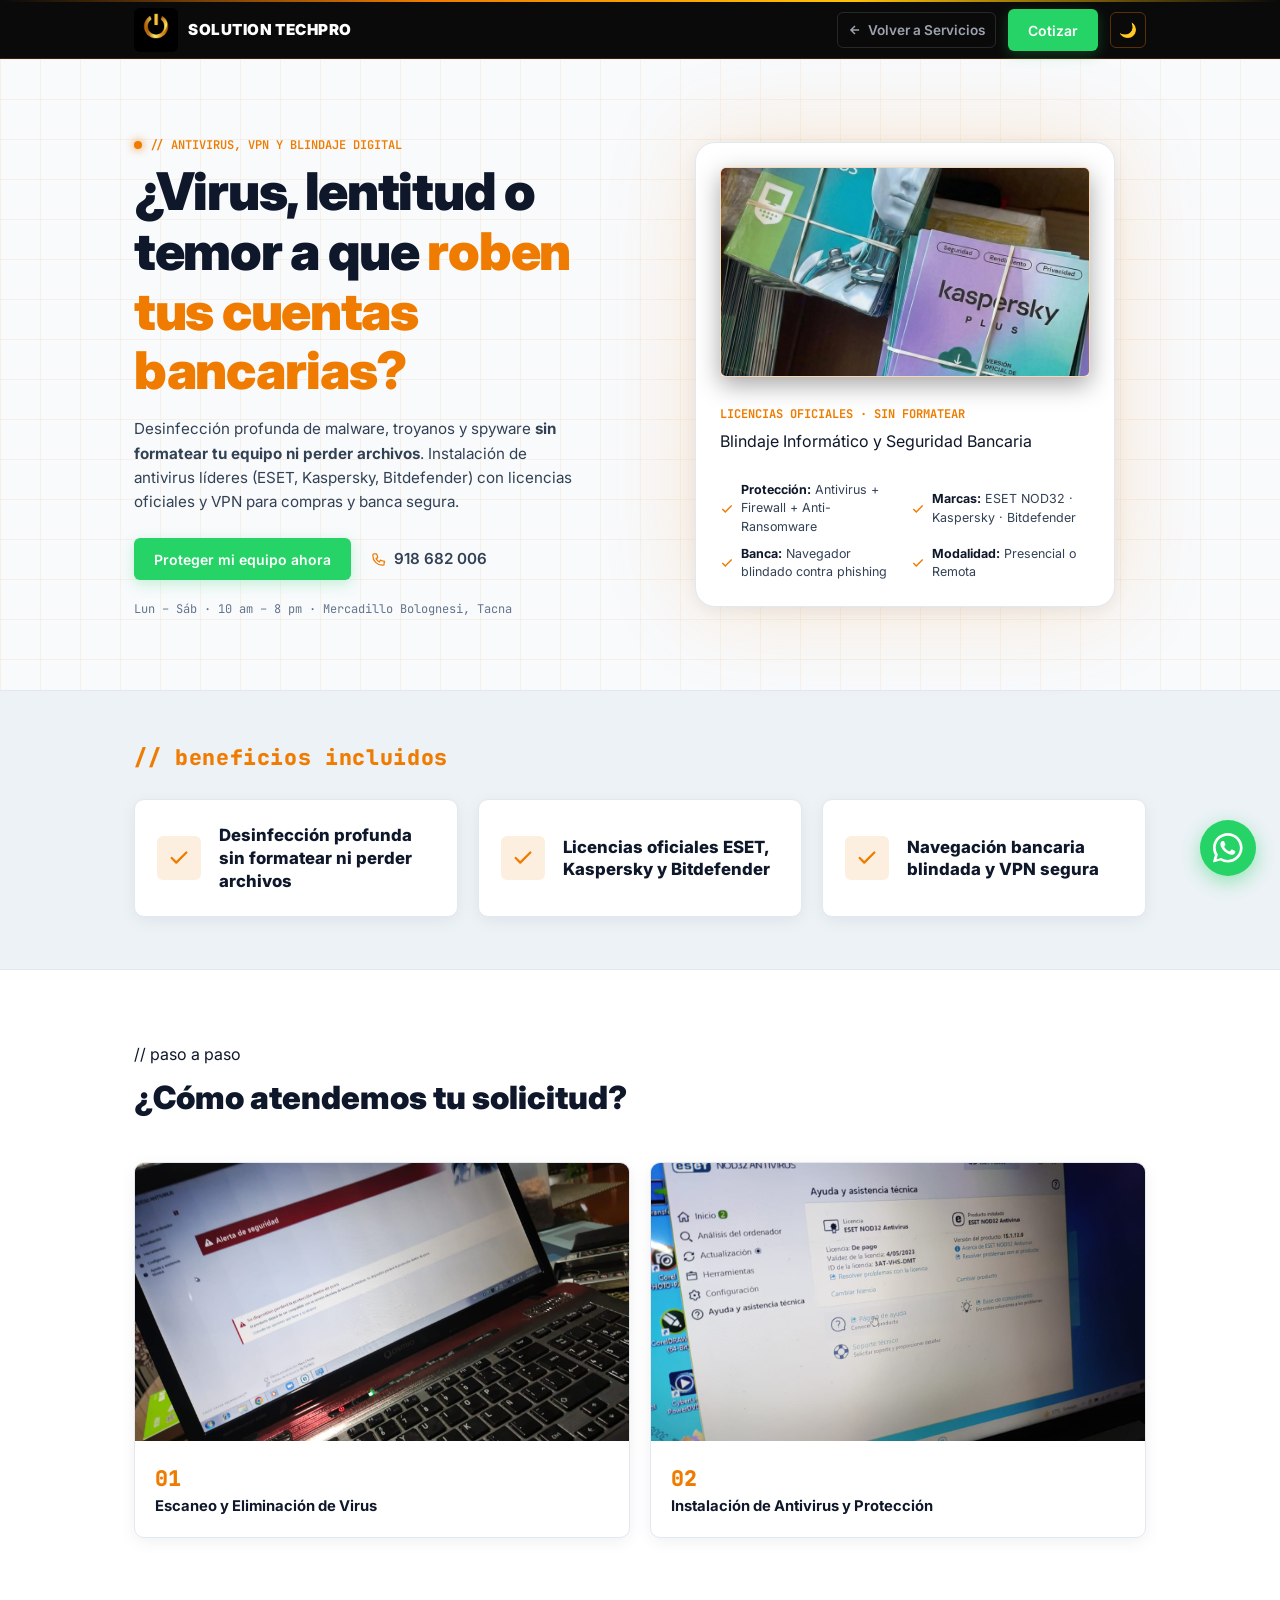
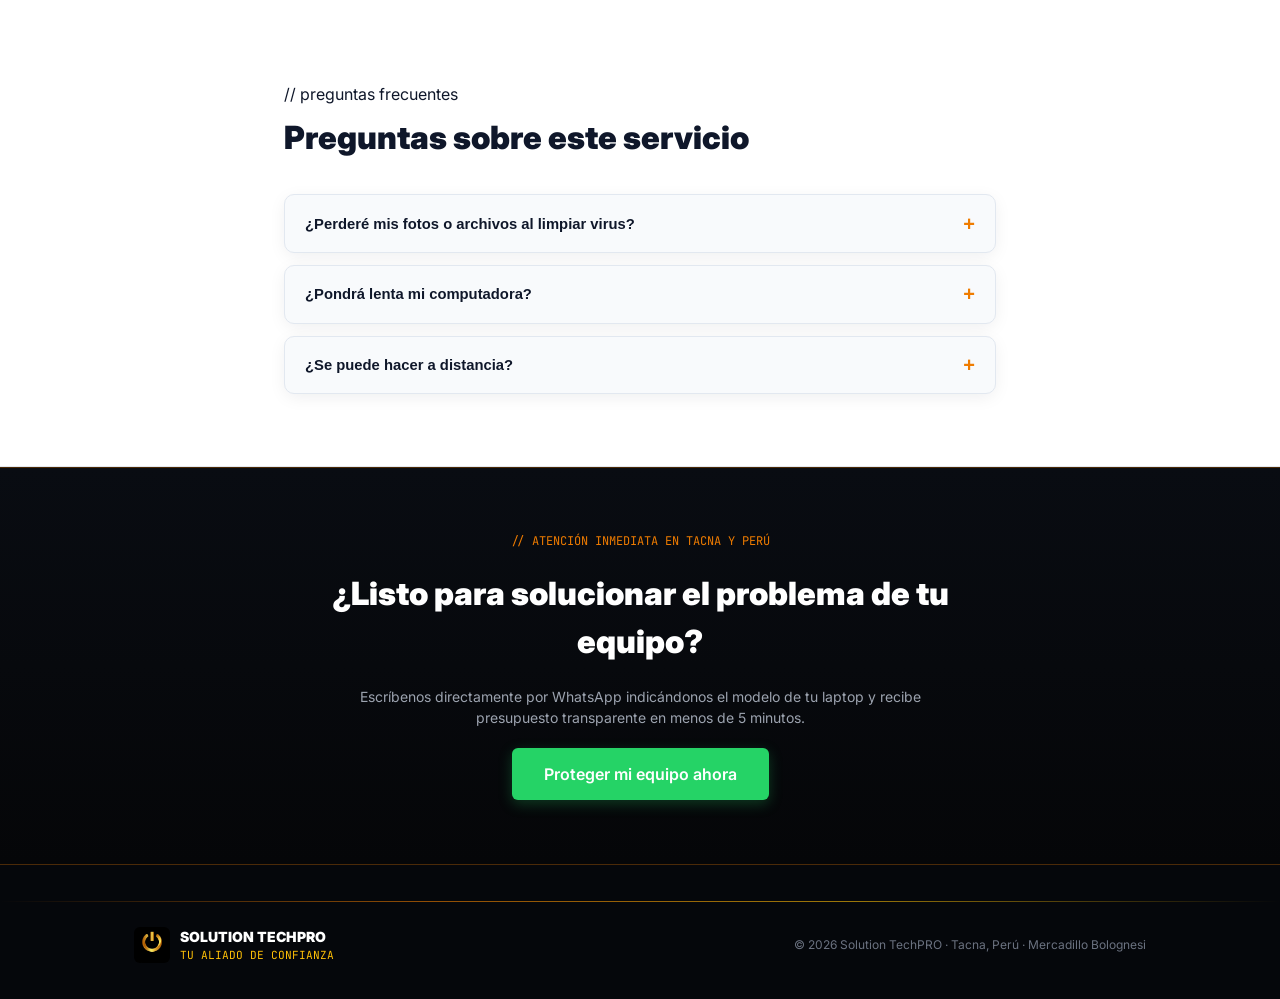
<file: antivirus.html>
<!DOCTYPE html>
<html lang="es">
<head>
  <meta charset="UTF-8" />
  <meta name="viewport" content="width=device-width, initial-scale=1.0" />
  <meta name="description" content="Seguridad informática en Tacna. Desinfección de virus sin formatear, antivirus originales ESET, Kaspersky con licencia y VPN segura." />
  <title>Antivirus, VPN y Blindaje Digital · Solution TechPRO Tacna</title>
  <link rel="icon" type="image/png" href="assets/logo.png" />
  <!-- CSS Modular: General y Específico de Servicios -->
  <link rel="stylesheet" href="css/general.css" />
  <link rel="stylesheet" href="css/servicios.css" />
</head>
<body class="dark">

  <!-- NAVBAR -->
  <header class="navbar">
    <div class="navbar-accent-line"></div>
    <div class="container nav-container">
      <a href="index.html" class="brand-link">
        <img src="assets/logo.png" alt="Solution TechPRO" class="brand-logo" />
        <span class="brand-name">SOLUTION TECHPRO</span>
      </a>

      <div class="nav-subpage-actions">
        <a href="index.html#servicios" class="nav-link-back">
          <svg width="14" height="14" viewBox="0 0 24 24" fill="none" stroke="currentColor" stroke-width="2.5"><path d="M19 12H5M12 19l-7-7 7-7"/></svg>
          <span class="nav-back-text">Volver a Servicios</span>
        </a>
        <a href="https://wa.me/51918682006?text=Hola%2C%20necesito%20desinfectar%20mi%20equipo%20e%20instalar%20un%20antivirus%20con%20licencia%20oficial." 
           target="_blank" rel="noopener noreferrer" class="wa-btn subpage-wa-btn">
          Cotizar
        </a>
        <button class="theme-toggle-btn" aria-label="Cambiar tema">🌙</button>
      </div>
    </div>
  </header>

  <main>
    <!-- HERO -->
    <section class="subpage-hero hero-grid">
      <div class="container hero-grid-layout">
        
        <div>
          <div class="hero-tag">
            <span class="hero-pulse-dot"></span>
            <span class="mono">// ANTIVIRUS, VPN Y BLINDAJE DIGITAL</span>
          </div>

          <h1 class="hero-title">
            ¿Virus, lentitud o temor a que <span class="highlight">roben tus cuentas bancarias?</span>
          </h1>

          <p class="hero-desc">
            Desinfección profunda de malware, troyanos y spyware <strong>sin formatear tu equipo ni perder archivos</strong>. Instalación de antivirus líderes (ESET, Kaspersky, Bitdefender) con licencias oficiales y VPN para compras y banca segura.
          </p>

          <div class="hero-actions">
            <a href="https://wa.me/51918682006?text=Hola%2C%20necesito%20desinfectar%20mi%20equipo%20e%20instalar%20un%20antivirus%20con%20licencia%20oficial." 
               target="_blank" rel="noopener noreferrer" class="wa-btn">
              Proteger mi equipo ahora
            </a>
            <span class="hero-phone-text">
              <svg width="15" height="15" fill="none" viewBox="0 0 24 24">
                <path d="M3 5a2 2 0 012-2h3.28a1 1 0 01.948.684l1.498 4.493a1 1 0 01-.502 1.21l-2.257 1.13a11.042 11.042 0 005.516 5.516l1.13-2.257a1 1 0 011.21-.502l4.493 1.498A1 1 0 0121 16.72V19a2 2 0 01-2 2h-1C9.716 21 3 14.284 3 6V5z"
                      stroke="currentColor" stroke-width="2" stroke-linecap="round" stroke-linejoin="round"/>
              </svg>
              <span>918 682 006</span>
            </span>
          </div>

          <p class="mono" style="font-size: 0.75rem; color: var(--text-muted); margin-top: 1.25rem;">
            Lun – Sáb · 10 am – 8 pm · Mercadillo Bolognesi, Tacna
          </p>
        </div>

        <!-- Tarjeta Visual con Imagen Real y Especificaciones Claras -->
        <div class="hero-card-wrapper">
          <div class="hero-card-glow"></div>
          <div class="hero-card subpage-hero-card">
            
            <div class="subpage-hero-img-box">
              <img src="img-servicios/antivirus.jpg" alt="Antivirus, VPN y Blindaje Digital · Solution TechPRO Tacna" loading="eager" />
            </div>

            <div class="subpage-hero-meta">
              <span class="subpage-meta-badge">LICENCIAS OFICIALES · SIN FORMATEAR</span>
              <p class="subpage-hero-card-title">Blindaje Informático y Seguridad Bancaria</p>
            </div>

            <div class="subpage-specs-grid">
              <div class="subpage-spec-item">
                <svg width="14" height="14" viewBox="0 0 24 24" fill="none" stroke="currentColor" stroke-width="2.5"><path d="M20 6L9 17l-5-5"/></svg>
                <span><strong>Protección:</strong> Antivirus + Firewall + Anti-Ransomware</span>
              </div><div class="subpage-spec-item">
                <svg width="14" height="14" viewBox="0 0 24 24" fill="none" stroke="currentColor" stroke-width="2.5"><path d="M20 6L9 17l-5-5"/></svg>
                <span><strong>Marcas:</strong> ESET NOD32 · Kaspersky · Bitdefender</span>
              </div><div class="subpage-spec-item">
                <svg width="14" height="14" viewBox="0 0 24 24" fill="none" stroke="currentColor" stroke-width="2.5"><path d="M20 6L9 17l-5-5"/></svg>
                <span><strong>Banca:</strong> Navegador blindado contra phishing</span>
              </div><div class="subpage-spec-item">
                <svg width="14" height="14" viewBox="0 0 24 24" fill="none" stroke="currentColor" stroke-width="2.5"><path d="M20 6L9 17l-5-5"/></svg>
                <span><strong>Modalidad:</strong> Presencial o Remota</span>
              </div>
            </div>

          </div>
        </div>

      </div>
    </section>

    <!-- BENEFICIOS (SOLO TÍTULOS ESENCIALES) -->
    <section class="section-benefits-minimal">
      <div class="container">
        <h2 class="benefits-section-tag">// beneficios incluidos</h2>

        <div class="benefits-titles-grid">
          <div class="benefit-title-item">
            <div class="benefit-title-icon">
              <svg width="22" height="22" viewBox="0 0 24 24" fill="none" stroke="currentColor" stroke-width="2.5" stroke-linecap="round" stroke-linejoin="round">
                <path d="M20 6L9 17l-5-5"/>
              </svg>
            </div>
            <h3 class="benefit-title-text">Desinfección profunda sin formatear ni perder archivos</h3>
          </div><div class="benefit-title-item">
            <div class="benefit-title-icon">
              <svg width="22" height="22" viewBox="0 0 24 24" fill="none" stroke="currentColor" stroke-width="2.5" stroke-linecap="round" stroke-linejoin="round">
                <path d="M20 6L9 17l-5-5"/>
              </svg>
            </div>
            <h3 class="benefit-title-text">Licencias oficiales ESET, Kaspersky y Bitdefender</h3>
          </div><div class="benefit-title-item">
            <div class="benefit-title-icon">
              <svg width="22" height="22" viewBox="0 0 24 24" fill="none" stroke="currentColor" stroke-width="2.5" stroke-linecap="round" stroke-linejoin="round">
                <path d="M20 6L9 17l-5-5"/>
              </svg>
            </div>
            <h3 class="benefit-title-text">Navegación bancaria blindada y VPN segura</h3>
          </div>
        </div>
      </div>
    </section>

    <!-- PROCESO DE 4 PASOS -->
    <section style="padding: 4.5rem 0; background-color: var(--bg-section-repuestos);">
      <div class="container">
        <span class="section-label">// paso a paso</span>
        <h2 style="font-size: 2rem; font-weight: 900; margin-top: 0.5rem; margin-bottom: 2.5rem; color: var(--text-primary);">
          ¿Cómo atendemos tu solicitud?
        </h2>

        <div class="steps-grid">
          <!-- Paso 1 -->
          <div class="tech-card step-card has-img">
            <div class="step-card-img-wrap">
              <img src="assets/antivirus/paso1.jpg" alt="Escaneo y detección profunda de virus" loading="lazy" />
            </div>
            <div class="step-card-body">
              <span class="step-num">01</span>
              <h3>Escaneo y Eliminación de Virus</h3>
            </div>
          </div>

          <!-- Paso 2 -->
          <div class="tech-card step-card has-img">
            <div class="step-card-img-wrap">
              <img src="assets/antivirus/paso2.jpg" alt="Instalación y activación de antivirus con protección en tiempo real" loading="lazy" />
            </div>
            <div class="step-card-body">
              <span class="step-num">02</span>
              <h3>Instalación de Antivirus y Protección</h3>
            </div>
          </div>
        </div>
      </div>
    </section>

    <!-- FAQ -->
    <section class="section-faq">
      <div class="container faq-container">
        <span class="section-label">// preguntas frecuentes</span>
        <h2 style="font-size: 2rem; font-weight: 900; margin-top: 0.5rem; margin-bottom: 2rem; color: var(--text-primary);">
          Preguntas sobre este servicio
        </h2>

        <div class="faq-list">
          <div class="tech-card faq-item">
            <button class="faq-question-btn">
              <span>¿Perderé mis fotos o archivos al limpiar virus?</span>
              <span class="faq-toggle-icon">+</span>
            </button>
            <div class="faq-answer-panel">
              <p class="faq-answer-text">
                No, realizamos limpieza selectiva sin formatear tu disco.
              </p>
            </div>
          </div><div class="tech-card faq-item">
            <button class="faq-question-btn">
              <span>¿Pondrá lenta mi computadora?</span>
              <span class="faq-toggle-icon">+</span>
            </button>
            <div class="faq-answer-panel">
              <p class="faq-answer-text">
                No, suites como ESET consumen menos de 100MB de RAM y son ultra livianas.
              </p>
            </div>
          </div><div class="tech-card faq-item">
            <button class="faq-question-btn">
              <span>¿Se puede hacer a distancia?</span>
              <span class="faq-toggle-icon">+</span>
            </button>
            <div class="faq-answer-panel">
              <p class="faq-answer-text">
                Sí, podemos desinfectar e instalar tu antivirus vía AnyDesk en 40 minutos.
              </p>
            </div>
          </div>
        </div>
      </div>
    </section>

    <!-- CTA STRIP -->
    <section class="cta-strip">
      <div class="cta-strip-content">
        <span class="mono" style="font-size: 0.75rem; color: #EF7C00;">// ATENCIÓN INMEDIATA EN TACNA Y PERÚ</span>
        <h2 style="font-size: 2rem; font-weight: 900; color: #ffffff;">
          ¿Listo para solucionar el problema de tu equipo?
        </h2>
        <p style="font-size: 0.875rem; color: #9ca3af;">
          Escríbenos directamente por WhatsApp indicándonos el modelo de tu laptop y recibe presupuesto transparente en menos de 5 minutos.
        </p>
        <a href="https://wa.me/51918682006?text=Hola%2C%20necesito%20desinfectar%20mi%20equipo%20e%20instalar%20un%20antivirus%20con%20licencia%20oficial." 
           target="_blank" rel="noopener noreferrer" class="wa-btn" style="padding: 0.85rem 2rem; font-size: 1rem;">
          Proteger mi equipo ahora
        </a>
      </div>
    </section>
  </main>

  <!-- FOOTER -->
  <footer class="footer">
    <div class="footer-line"></div>
    <div class="container footer-flex">
      <a href="index.html" class="brand-link">
        <img src="assets/logo.png" alt="Solution TechPRO" style="height: 2.25rem; width: 2.25rem; object-fit: contain; border-radius: 6px;" />
        <div>
          <p style="color: #ffffff; font-weight: 900; font-size: 0.875rem;">SOLUTION TECHPRO</p>
          <p class="mono" style="color: #FFC107; font-size: 0.7rem;">TU ALIADO DE CONFIANZA</p>
        </div>
      </a>
      <p class="footer-copy">© 2026 Solution TechPRO · Tacna, Perú · Mercadillo Bolognesi</p>
    </div>
  </footer>

  <!-- Botón Flotante WhatsApp -->
  <a href="https://wa.me/51918682006?text=Hola%2C%20necesito%20desinfectar%20mi%20equipo%20e%20instalar%20un%20antivirus%20con%20licencia%20oficial." 
     class="floating-whatsapp" 
     target="_blank" 
     rel="noopener noreferrer" 
     aria-label="Contactar por WhatsApp">
    <svg width="28" height="28" viewBox="0 0 24 24" fill="currentColor">
      <path d="M17.472 14.382c-.297-.149-1.758-.867-2.03-.967-.273-.099-.471-.148-.67.15-.197.297-.767.966-.94 1.164-.173.199-.347.223-.644.075-.297-.15-1.255-.463-2.39-1.475-.883-.788-1.48-1.761-1.653-2.059-.173-.297-.018-.458.13-.606.134-.133.298-.347.446-.52.149-.174.198-.298.298-.497.099-.198.05-.371-.025-.52-.075-.149-.669-1.612-.916-2.207-.242-.579-.487-.5-.669-.51-.173-.008-.371-.01-.57-.01-.198 0-.52.074-.792.372-.272.297-1.04 1.016-1.04 2.479 0 1.462 1.065 2.875 1.213 3.074.149.198 2.096 3.2 5.077 4.487.709.306 1.262.489 1.694.625.712.227 1.36.195 1.871.118.571-.085 1.758-.719 2.006-1.413.248-.694.248-1.289.173-1.413-.074-.124-.272-.198-.57-.347z"/>
      <path d="M12 0C5.373 0 0 5.373 0 12c0 2.122.554 4.115 1.523 5.845L.057 23.142a.5.5 0 00.617.617l5.297-1.466A11.943 11.943 0 0012 24c6.627 0 12-5.373 12-12S18.627 0 12 0zm0 21.818a9.805 9.805 0 01-5.013-1.376l-.359-.214-3.724 1.031 1.031-3.724-.214-.359A9.805 9.805 0 012.182 12C2.182 6.57 6.57 2.182 12 2.182c5.43 0 9.818 4.388 9.818 9.818 0 5.43-4.388 9.818-9.818 9.818z"/>
    </svg>
    <span class="floating-whatsapp-tooltip">¿Consultas? Escríbenos aquí</span>
  </a>

  <script src="script.js"></script>
</body>
</html>
</file>
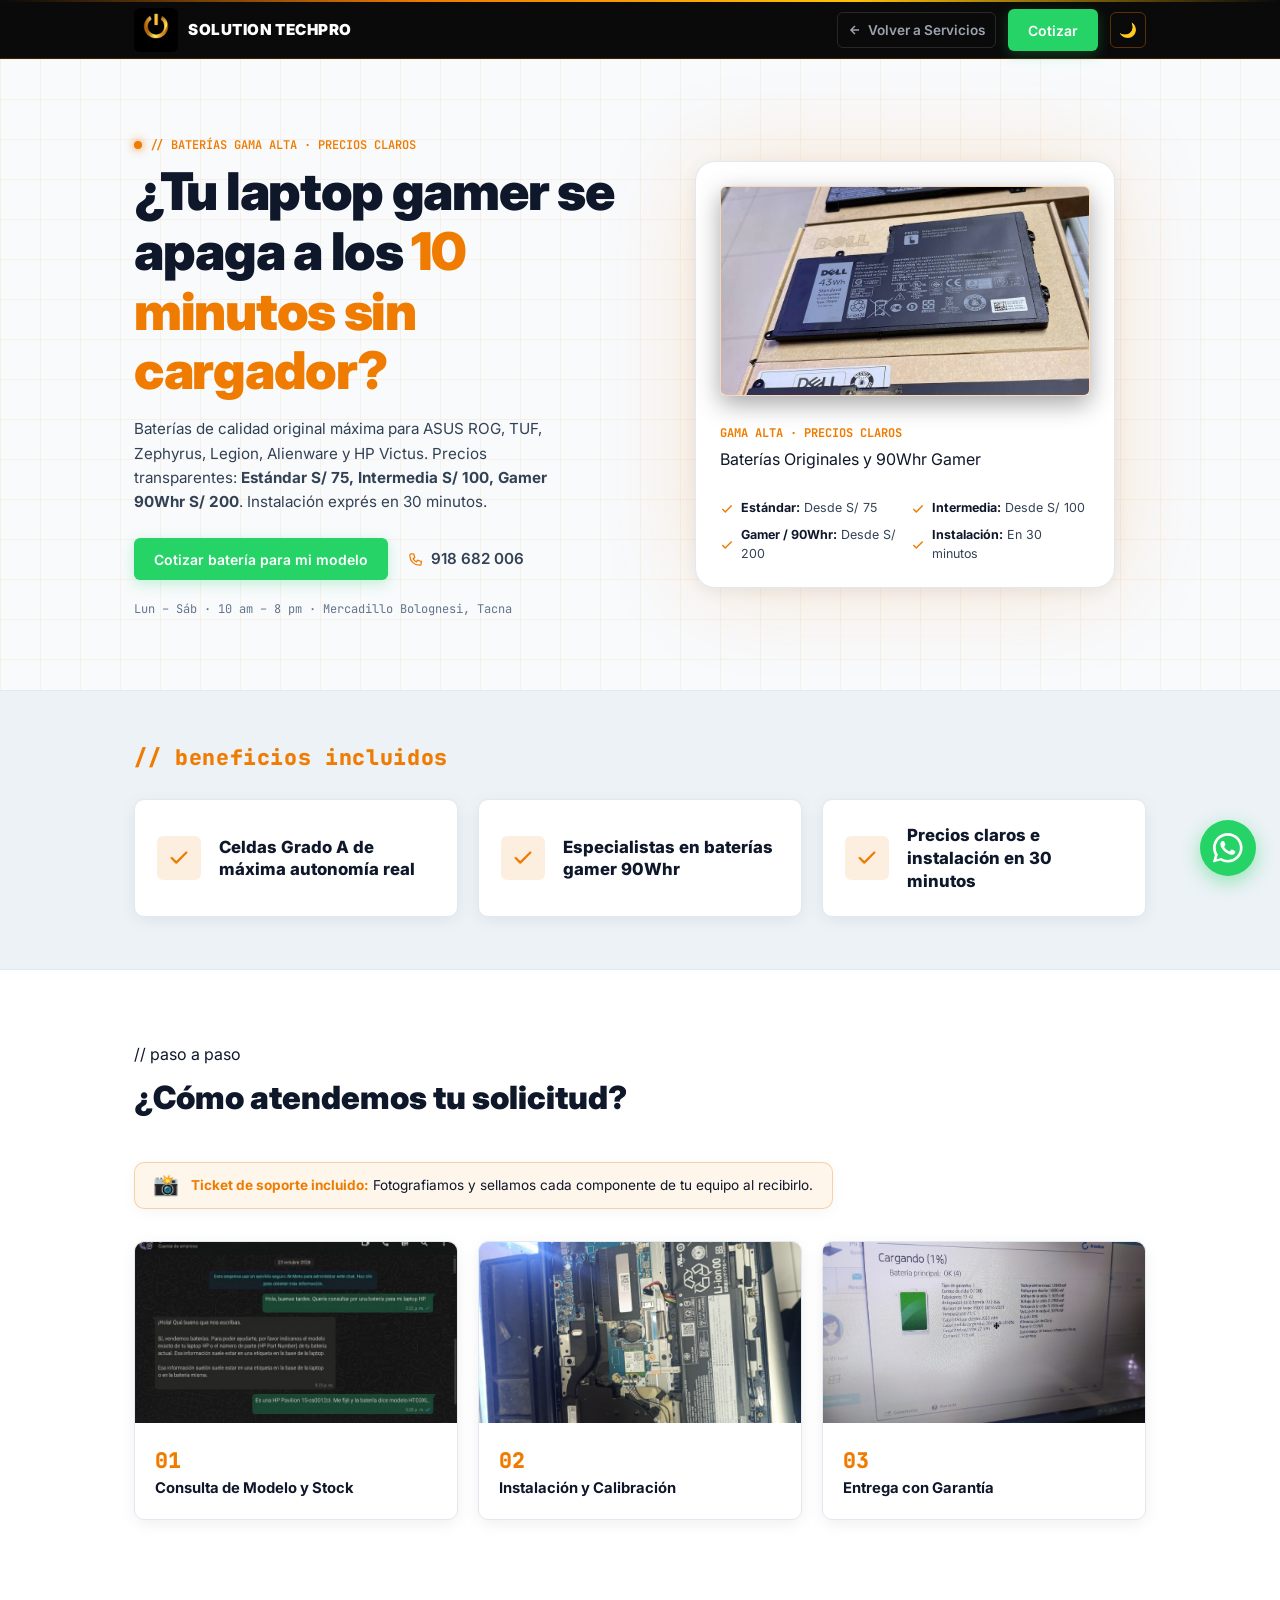
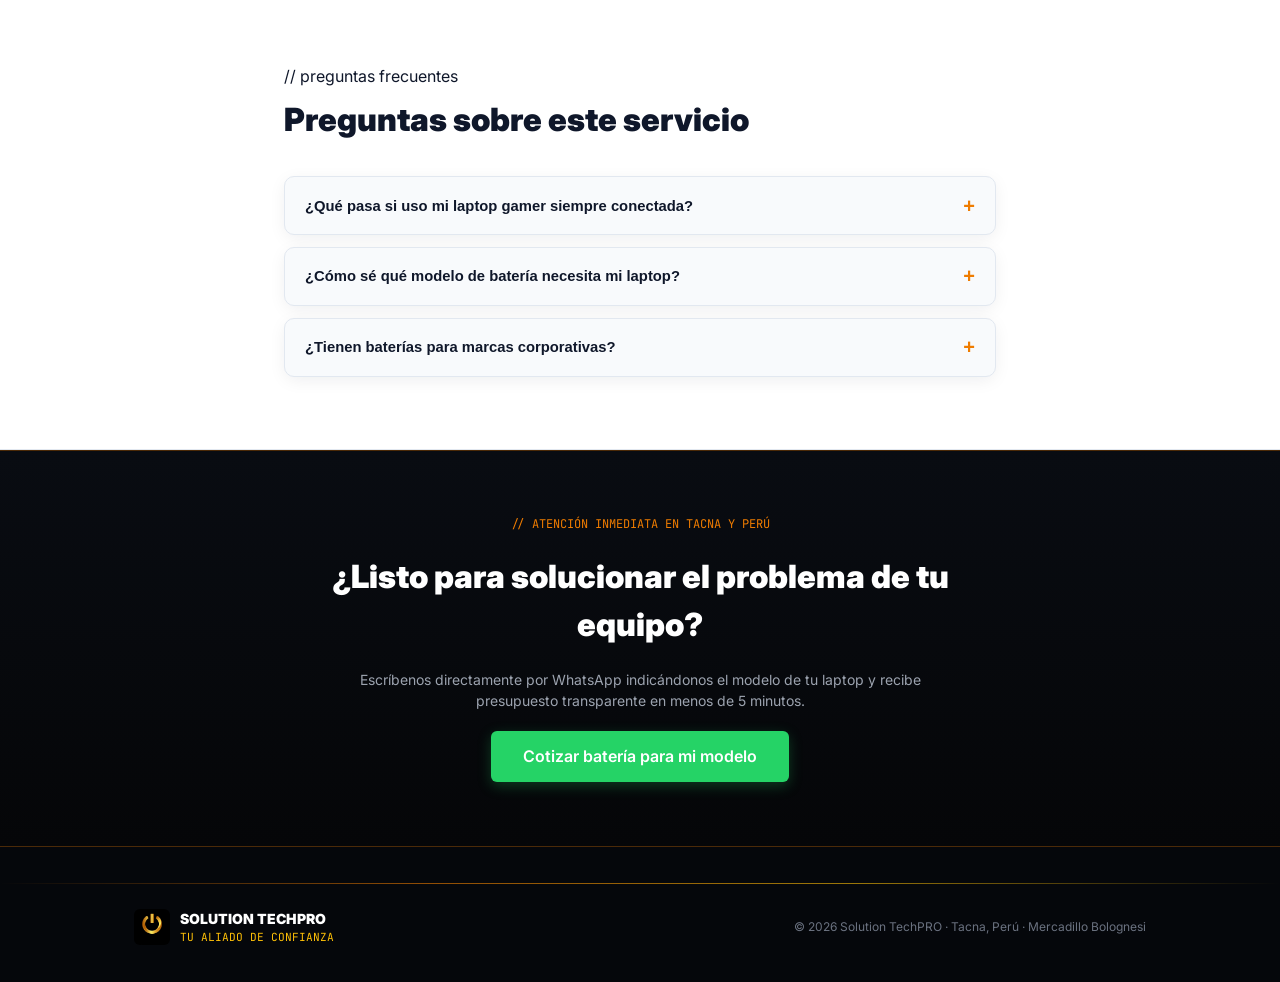
<file: baterias.html>
<!DOCTYPE html>
<html lang="es">
<head>
  <meta charset="UTF-8" />
  <meta name="viewport" content="width=device-width, initial-scale=1.0" />
  <meta name="description" content="Baterías para laptop gamer ASUS ROG, TUF, Zephyrus, Legion, HP Victus en Tacna. Precios claros desde S/75 e instalación en 30 minutos." />
  <title>Baterías para Laptop Gama Alta y Gamer · Solution TechPRO Tacna</title>
  <link rel="icon" type="image/png" href="assets/logo.png" />
  <!-- CSS Modular: General y Específico de Servicios -->
  <link rel="stylesheet" href="css/general.css" />
  <link rel="stylesheet" href="css/servicios.css" />
</head>
<body class="dark">

  <!-- NAVBAR -->
  <header class="navbar">
    <div class="navbar-accent-line"></div>
    <div class="container nav-container">
      <a href="index.html" class="brand-link">
        <img src="assets/logo.png" alt="Solution TechPRO" class="brand-logo" />
        <span class="brand-name">SOLUTION TECHPRO</span>
      </a>

      <div class="nav-subpage-actions">
        <a href="index.html#servicios" class="nav-link-back">
          <svg width="14" height="14" viewBox="0 0 24 24" fill="none" stroke="currentColor" stroke-width="2.5"><path d="M19 12H5M12 19l-7-7 7-7"/></svg>
          <span class="nav-back-text">Volver a Servicios</span>
        </a>
        <a href="https://wa.me/51918682006?text=Hola%2C%20quisiera%20cotizar%20una%20bater%C3%ADa%20para%20mi%20laptop.%20Mi%20modelo%20exacto%20es%3A" 
           target="_blank" rel="noopener noreferrer" class="wa-btn subpage-wa-btn">
          Cotizar
        </a>
        <button class="theme-toggle-btn" aria-label="Cambiar tema">🌙</button>
      </div>
    </div>
  </header>

  <main>
    <!-- HERO -->
    <section class="subpage-hero hero-grid">
      <div class="container hero-grid-layout">
        
        <div>
          <div class="hero-tag">
            <span class="hero-pulse-dot"></span>
            <span class="mono">// BATERÍAS GAMA ALTA · PRECIOS CLAROS</span>
          </div>

          <h1 class="hero-title">
            ¿Tu laptop gamer se apaga a los <span class="highlight">10 minutos sin cargador?</span>
          </h1>

          <p class="hero-desc">
            Baterías de calidad original máxima para ASUS ROG, TUF, Zephyrus, Legion, Alienware y HP Victus. Precios transparentes: <strong>Estándar S/ 75, Intermedia S/ 100, Gamer 90Whr S/ 200</strong>. Instalación exprés en 30 minutos.
          </p>

          <div class="hero-actions">
            <a href="https://wa.me/51918682006?text=Hola%2C%20quisiera%20cotizar%20una%20bater%C3%ADa%20para%20mi%20laptop.%20Mi%20modelo%20exacto%20es%3A" 
               target="_blank" rel="noopener noreferrer" class="wa-btn">
              Cotizar batería para mi modelo
            </a>
            <span class="hero-phone-text">
              <svg width="15" height="15" fill="none" viewBox="0 0 24 24">
                <path d="M3 5a2 2 0 012-2h3.28a1 1 0 01.948.684l1.498 4.493a1 1 0 01-.502 1.21l-2.257 1.13a11.042 11.042 0 005.516 5.516l1.13-2.257a1 1 0 011.21-.502l4.493 1.498A1 1 0 0121 16.72V19a2 2 0 01-2 2h-1C9.716 21 3 14.284 3 6V5z"
                      stroke="currentColor" stroke-width="2" stroke-linecap="round" stroke-linejoin="round"/>
              </svg>
              <span>918 682 006</span>
            </span>
          </div>

          <p class="mono" style="font-size: 0.75rem; color: var(--text-muted); margin-top: 1.25rem;">
            Lun – Sáb · 10 am – 8 pm · Mercadillo Bolognesi, Tacna
          </p>
        </div>

        <!-- Tarjeta Visual con Imagen Real y Especificaciones Claras -->
        <div class="hero-card-wrapper">
          <div class="hero-card-glow"></div>
          <div class="hero-card subpage-hero-card">
            
            <div class="subpage-hero-img-box">
              <img src="img-servicios/baterias.jpg" alt="Baterías para Laptop Gama Alta y Gamer · Solution TechPRO Tacna" loading="eager" />
            </div>

            <div class="subpage-hero-meta">
              <span class="subpage-meta-badge">GAMA ALTA · PRECIOS CLAROS</span>
              <p class="subpage-hero-card-title">Baterías Originales y 90Whr Gamer</p>
            </div>

            <div class="subpage-specs-grid">
              <div class="subpage-spec-item">
                <svg width="14" height="14" viewBox="0 0 24 24" fill="none" stroke="currentColor" stroke-width="2.5"><path d="M20 6L9 17l-5-5"/></svg>
                <span><strong>Estándar:</strong> Desde S/ 75</span>
              </div><div class="subpage-spec-item">
                <svg width="14" height="14" viewBox="0 0 24 24" fill="none" stroke="currentColor" stroke-width="2.5"><path d="M20 6L9 17l-5-5"/></svg>
                <span><strong>Intermedia:</strong> Desde S/ 100</span>
              </div><div class="subpage-spec-item">
                <svg width="14" height="14" viewBox="0 0 24 24" fill="none" stroke="currentColor" stroke-width="2.5"><path d="M20 6L9 17l-5-5"/></svg>
                <span><strong>Gamer / 90Whr:</strong> Desde S/ 200</span>
              </div><div class="subpage-spec-item">
                <svg width="14" height="14" viewBox="0 0 24 24" fill="none" stroke="currentColor" stroke-width="2.5"><path d="M20 6L9 17l-5-5"/></svg>
                <span><strong>Instalación:</strong> En 30 minutos</span>
              </div>
            </div>

          </div>
        </div>

      </div>
    </section>

    <!-- BENEFICIOS (SOLO TÍTULOS ESENCIALES) -->
    <section class="section-benefits-minimal">
      <div class="container">
        <h2 class="benefits-section-tag">// beneficios incluidos</h2>

        <div class="benefits-titles-grid">
          <div class="benefit-title-item">
            <div class="benefit-title-icon">
              <svg width="22" height="22" viewBox="0 0 24 24" fill="none" stroke="currentColor" stroke-width="2.5" stroke-linecap="round" stroke-linejoin="round">
                <path d="M20 6L9 17l-5-5"/>
              </svg>
            </div>
            <h3 class="benefit-title-text">Celdas Grado A de máxima autonomía real</h3>
          </div><div class="benefit-title-item">
            <div class="benefit-title-icon">
              <svg width="22" height="22" viewBox="0 0 24 24" fill="none" stroke="currentColor" stroke-width="2.5" stroke-linecap="round" stroke-linejoin="round">
                <path d="M20 6L9 17l-5-5"/>
              </svg>
            </div>
            <h3 class="benefit-title-text">Especialistas en baterías gamer 90Whr</h3>
          </div><div class="benefit-title-item">
            <div class="benefit-title-icon">
              <svg width="22" height="22" viewBox="0 0 24 24" fill="none" stroke="currentColor" stroke-width="2.5" stroke-linecap="round" stroke-linejoin="round">
                <path d="M20 6L9 17l-5-5"/>
              </svg>
            </div>
            <h3 class="benefit-title-text">Precios claros e instalación en 30 minutos</h3>
          </div>
        </div>
      </div>
    </section>

    <!-- PROCESO DE 4 PASOS -->
    <section style="padding: 4.5rem 0; background-color: var(--bg-section-repuestos);">
      <div class="container">
        <span class="section-label">// paso a paso</span>
        <h2 style="font-size: 2rem; font-weight: 900; margin-top: 0.5rem; margin-bottom: 2.5rem; color: var(--text-primary);">
          ¿Cómo atendemos tu solicitud?
        </h2>

        <!-- Ticket de Soporte Incluido -->
        <div class="support-ticket-banner">
          <span class="ticket-icon">📸</span>
          <div class="ticket-text">
            <strong>Ticket de soporte incluido:</strong> Fotografiamos y sellamos cada componente de tu equipo al recibirlo.
          </div>
        </div>

        <div class="steps-grid">
          <!-- Paso 1 -->
          <div class="tech-card step-card has-img">
            <div class="step-card-img-wrap">
              <img src="assets/bateria/paso1.jpg" alt="Consulta de modelo de batería por WhatsApp" loading="lazy" />
            </div>
            <div class="step-card-body">
              <span class="step-num">01</span>
              <h3>Consulta de Modelo y Stock</h3>
            </div>
          </div>

          <!-- Paso 2 -->
          <div class="tech-card step-card has-img">
            <div class="step-card-img-wrap">
              <img src="assets/bateria/paso2.jpg" alt="Instalación de batería en laptop abierta" loading="lazy" />
            </div>
            <div class="step-card-body">
              <span class="step-num">02</span>
              <h3>Instalación y Calibración</h3>
            </div>
          </div>

          <!-- Paso 3 -->
          <div class="tech-card step-card has-img">
            <div class="step-card-img-wrap">
              <img src="assets/bateria/paso3.jpg" alt="Diagnóstico y verificación de batería HP" loading="lazy" />
            </div>
            <div class="step-card-body">
              <span class="step-num">03</span>
              <h3>Entrega con Garantía</h3>
            </div>
          </div>
        </div>
      </div>
    </section>

    <!-- FAQ -->
    <section class="section-faq">
      <div class="container faq-container">
        <span class="section-label">// preguntas frecuentes</span>
        <h2 style="font-size: 2rem; font-weight: 900; margin-top: 0.5rem; margin-bottom: 2rem; color: var(--text-primary);">
          Preguntas sobre este servicio
        </h2>

        <div class="faq-list">
          <div class="tech-card faq-item">
            <button class="faq-question-btn">
              <span>¿Qué pasa si uso mi laptop gamer siempre conectada?</span>
              <span class="faq-toggle-icon">+</span>
            </button>
            <div class="faq-answer-panel">
              <p class="faq-answer-text">
                Las celdas viejas o degradadas pueden inflarse, doblando el chasis o quebrando el touchpad. Es crucial cambiarla a tiempo.
              </p>
            </div>
          </div><div class="tech-card faq-item">
            <button class="faq-question-btn">
              <span>¿Cómo sé qué modelo de batería necesita mi laptop?</span>
              <span class="faq-toggle-icon">+</span>
            </button>
            <div class="faq-answer-panel">
              <p class="faq-answer-text">
                En la tapa trasera figura el modelo exacto (ej. ASUS FA506 o HP 15-dk). Escríbenos una foto y te respondemos en 3 minutos.
              </p>
            </div>
          </div><div class="tech-card faq-item">
            <button class="faq-question-btn">
              <span>¿Tienen baterías para marcas corporativas?</span>
              <span class="faq-toggle-icon">+</span>
            </button>
            <div class="faq-answer-panel">
              <p class="faq-answer-text">
                Sí, contamos con stock para HP EliteBook, Dell Latitude, Lenovo ThinkPad y MacBook Air/Pro.
              </p>
            </div>
          </div>
        </div>
      </div>
    </section>

    <!-- CTA STRIP -->
    <section class="cta-strip">
      <div class="cta-strip-content">
        <span class="mono" style="font-size: 0.75rem; color: #EF7C00;">// ATENCIÓN INMEDIATA EN TACNA Y PERÚ</span>
        <h2 style="font-size: 2rem; font-weight: 900; color: #ffffff;">
          ¿Listo para solucionar el problema de tu equipo?
        </h2>
        <p style="font-size: 0.875rem; color: #9ca3af;">
          Escríbenos directamente por WhatsApp indicándonos el modelo de tu laptop y recibe presupuesto transparente en menos de 5 minutos.
        </p>
        <a href="https://wa.me/51918682006?text=Hola%2C%20quisiera%20cotizar%20una%20bater%C3%ADa%20para%20mi%20laptop.%20Mi%20modelo%20exacto%20es%3A" 
           target="_blank" rel="noopener noreferrer" class="wa-btn" style="padding: 0.85rem 2rem; font-size: 1rem;">
          Cotizar batería para mi modelo
        </a>
      </div>
    </section>
  </main>

  <!-- FOOTER -->
  <footer class="footer">
    <div class="footer-line"></div>
    <div class="container footer-flex">
      <a href="index.html" class="brand-link">
        <img src="assets/logo.png" alt="Solution TechPRO" style="height: 2.25rem; width: 2.25rem; object-fit: contain; border-radius: 6px;" />
        <div>
          <p style="color: #ffffff; font-weight: 900; font-size: 0.875rem;">SOLUTION TECHPRO</p>
          <p class="mono" style="color: #FFC107; font-size: 0.7rem;">TU ALIADO DE CONFIANZA</p>
        </div>
      </a>
      <p class="footer-copy">© 2026 Solution TechPRO · Tacna, Perú · Mercadillo Bolognesi</p>
    </div>
  </footer>

  <!-- Botón Flotante WhatsApp -->
  <a href="https://wa.me/51918682006?text=Hola%2C%20quisiera%20cotizar%20una%20bater%C3%ADa%20para%20mi%20laptop.%20Mi%20modelo%20exacto%20es%3A" 
     class="floating-whatsapp" 
     target="_blank" 
     rel="noopener noreferrer" 
     aria-label="Contactar por WhatsApp">
    <svg width="28" height="28" viewBox="0 0 24 24" fill="currentColor">
      <path d="M17.472 14.382c-.297-.149-1.758-.867-2.03-.967-.273-.099-.471-.148-.67.15-.197.297-.767.966-.94 1.164-.173.199-.347.223-.644.075-.297-.15-1.255-.463-2.39-1.475-.883-.788-1.48-1.761-1.653-2.059-.173-.297-.018-.458.13-.606.134-.133.298-.347.446-.52.149-.174.198-.298.298-.497.099-.198.05-.371-.025-.52-.075-.149-.669-1.612-.916-2.207-.242-.579-.487-.5-.669-.51-.173-.008-.371-.01-.57-.01-.198 0-.52.074-.792.372-.272.297-1.04 1.016-1.04 2.479 0 1.462 1.065 2.875 1.213 3.074.149.198 2.096 3.2 5.077 4.487.709.306 1.262.489 1.694.625.712.227 1.36.195 1.871.118.571-.085 1.758-.719 2.006-1.413.248-.694.248-1.289.173-1.413-.074-.124-.272-.198-.57-.347z"/>
      <path d="M12 0C5.373 0 0 5.373 0 12c0 2.122.554 4.115 1.523 5.845L.057 23.142a.5.5 0 00.617.617l5.297-1.466A11.943 11.943 0 0012 24c6.627 0 12-5.373 12-12S18.627 0 12 0zm0 21.818a9.805 9.805 0 01-5.013-1.376l-.359-.214-3.724 1.031 1.031-3.724-.214-.359A9.805 9.805 0 012.182 12C2.182 6.57 6.57 2.182 12 2.182c5.43 0 9.818 4.388 9.818 9.818 0 5.43-4.388 9.818-9.818 9.818z"/>
    </svg>
    <span class="floating-whatsapp-tooltip">¿Consultas? Escríbenos aquí</span>
  </a>

  <script src="script.js"></script>
</body>
</html>
</file>
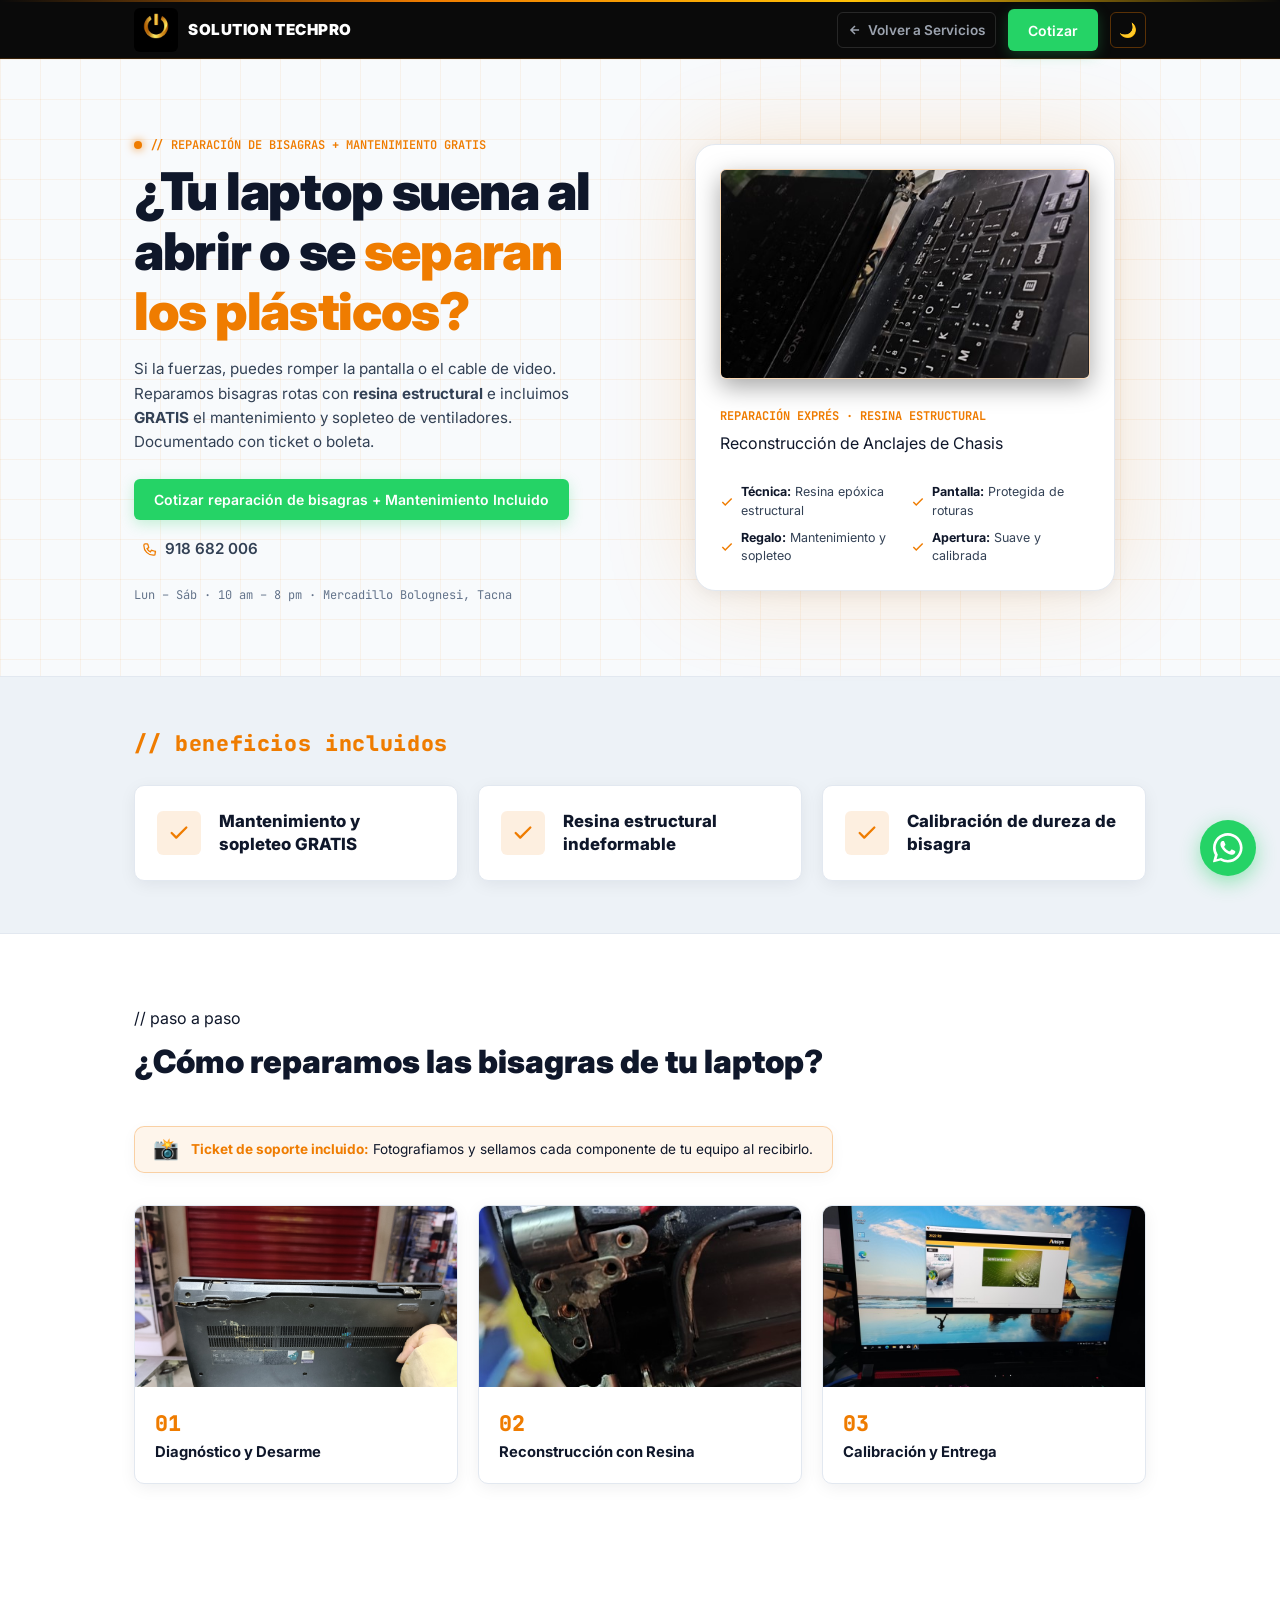
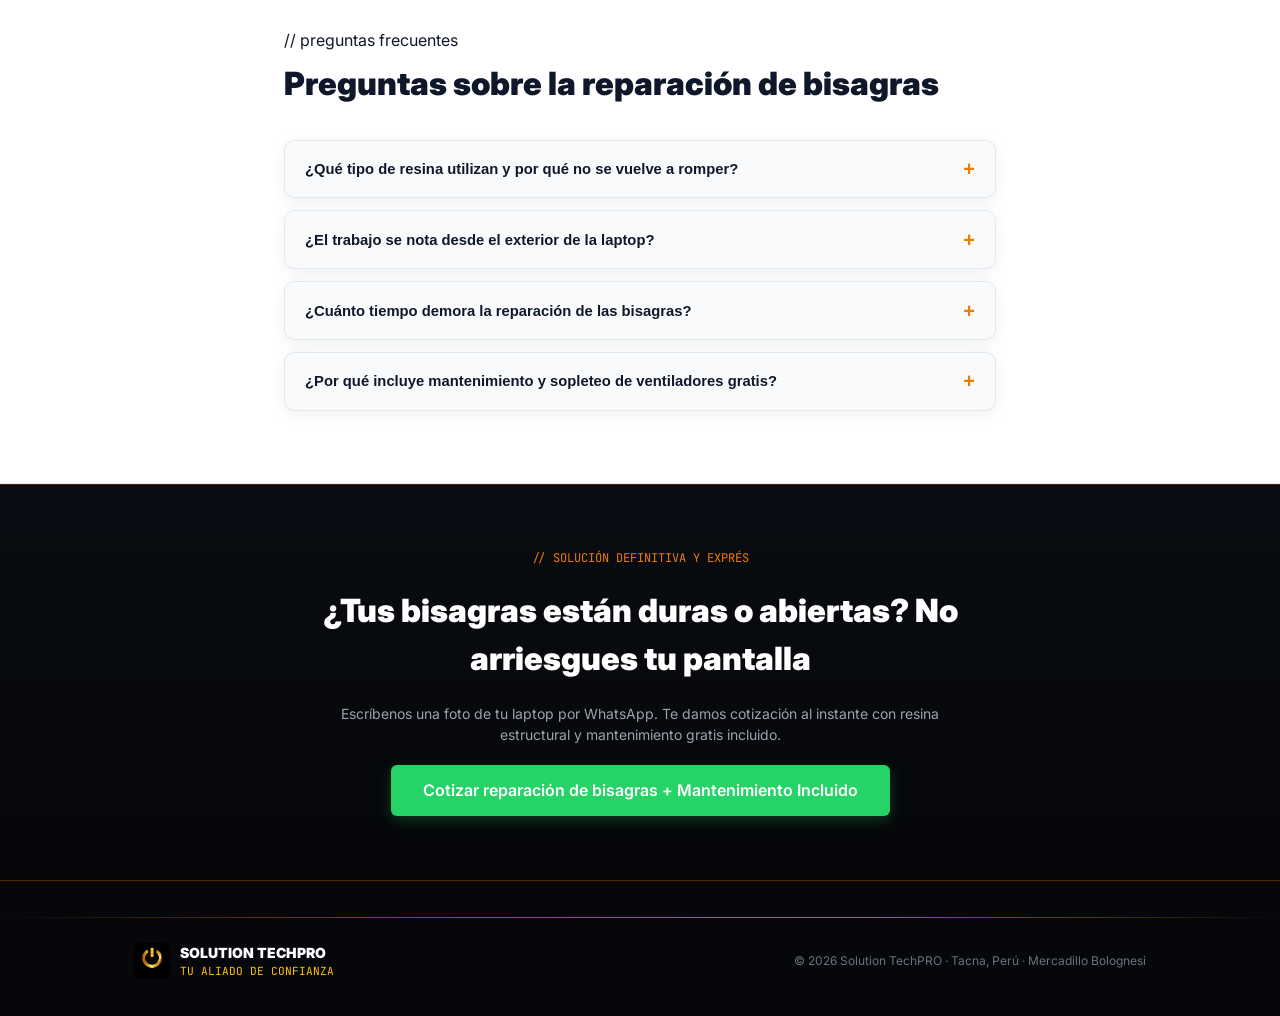
<file: bisagras.html>
<!DOCTYPE html>
<html lang="es">
<head>
  <meta charset="UTF-8" />
  <meta name="viewport" content="width=device-width, initial-scale=1.0" />
  <meta name="description" content="Reparación de bisagras para laptop en Tacna con resina estructural y mantenimiento con sopleteo GRATIS incluido." />
  <title>Reparación de Bisagras para Laptop · Resina Estructural · Solution TechPRO Tacna</title>
  <link rel="icon" type="image/png" href="assets/logo.png" />
  <!-- CSS Modular: General y Específico de Servicios -->
  <link rel="stylesheet" href="css/general.css" />
  <link rel="stylesheet" href="css/servicios.css" />
</head>
<body class="dark">

  <!-- NAVBAR -->
  <header class="navbar">
    <div class="navbar-accent-line"></div>
    <div class="container nav-container">
      <a href="index.html" class="brand-link">
        <img src="assets/logo.png" alt="Solution TechPRO" class="brand-logo" />
        <span class="brand-name">SOLUTION TECHPRO</span>
      </a>

      <div class="nav-subpage-actions">
        <a href="index.html#servicios" class="nav-link-back">
          <svg width="14" height="14" viewBox="0 0 24 24" fill="none" stroke="currentColor" stroke-width="2.5"><path d="M19 12H5M12 19l-7-7 7-7"/></svg>
          <span class="nav-back-text">Volver a Servicios</span>
        </a>
        <a href="https://wa.me/51918682006?text=Hola%2C%20quisiera%20cotizar%20la%20reparaci%C3%B3n%20de%20bisagras%20con%20mantenimiento%20gratis%20incluido." 
           target="_blank" rel="noopener noreferrer" class="wa-btn subpage-wa-btn">
          Cotizar
        </a>
        <button class="theme-toggle-btn" aria-label="Cambiar tema">🌙</button>
      </div>
    </div>
  </header>

  <main>
    <!-- HERO -->
    <section class="subpage-hero hero-grid">
      <div class="container hero-grid-layout">
        
        <div>
          <div class="hero-tag">
            <span class="hero-pulse-dot"></span>
            <span class="mono">// REPARACIÓN DE BISAGRAS + MANTENIMIENTO GRATIS</span>
          </div>

          <h1 class="hero-title">
            ¿Tu laptop suena al abrir o se <span class="highlight">separan los plásticos?</span>
          </h1>

          <p class="hero-desc">
            Si la fuerzas, puedes romper la pantalla o el cable de video. Reparamos bisagras rotas con <strong>resina estructural</strong> e incluimos <strong>GRATIS</strong> el mantenimiento y sopleteo de ventiladores. Documentado con ticket o boleta.
          </p>

          <div class="hero-actions">
            <a href="https://wa.me/51918682006?text=Hola%2C%20quisiera%20cotizar%20la%20reparaci%C3%B3n%20de%20bisagras%20con%20mantenimiento%20gratis%20incluido." 
               target="_blank" rel="noopener noreferrer" class="wa-btn">
              Cotizar reparación de bisagras + Mantenimiento Incluido
            </a>
            <span class="hero-phone-text">
              <svg width="15" height="15" fill="none" viewBox="0 0 24 24">
                <path d="M3 5a2 2 0 012-2h3.28a1 1 0 01.948.684l1.498 4.493a1 1 0 01-.502 1.21l-2.257 1.13a11.042 11.042 0 005.516 5.516l1.13-2.257a1 1 0 011.21-.502l4.493 1.498A1 1 0 0121 16.72V19a2 2 0 01-2 2h-1C9.716 21 3 14.284 3 6V5z"
                      stroke="currentColor" stroke-width="2" stroke-linecap="round" stroke-linejoin="round"/>
              </svg>
              <span>918 682 006</span>
            </span>
          </div>

          <p class="mono" style="font-size: 0.75rem; color: var(--text-muted); margin-top: 1.25rem;">
            Lun – Sáb · 10 am – 8 pm · Mercadillo Bolognesi, Tacna
          </p>
        </div>

        <!-- Tarjeta Visual con Imagen Real y Especificaciones Claras -->
        <div class="hero-card-wrapper">
          <div class="hero-card-glow"></div>
          <div class="hero-card subpage-hero-card">
            
            <div class="subpage-hero-img-box">
              <img src="assets/bisagras/principal.jpg" alt="Reconstrucción de bisagras de laptop con resina estructural en Solution TechPRO Tacna" loading="eager" />
            </div>

            <div class="subpage-hero-meta">
              <span class="subpage-meta-badge">REPARACIÓN EXPRÉS · RESINA ESTRUCTURAL</span>
              <p class="subpage-hero-card-title">Reconstrucción de Anclajes de Chasis</p>
            </div>

            <div class="subpage-specs-grid">
              <div class="subpage-spec-item">
                <svg width="14" height="14" viewBox="0 0 24 24" fill="none" stroke="currentColor" stroke-width="2.5"><path d="M20 6L9 17l-5-5"/></svg>
                <span><strong>Técnica:</strong> Resina epóxica estructural</span>
              </div>
              <div class="subpage-spec-item">
                <svg width="14" height="14" viewBox="0 0 24 24" fill="none" stroke="currentColor" stroke-width="2.5"><path d="M20 6L9 17l-5-5"/></svg>
                <span><strong>Pantalla:</strong> Protegida de roturas</span>
              </div>
              <div class="subpage-spec-item">
                <svg width="14" height="14" viewBox="0 0 24 24" fill="none" stroke="currentColor" stroke-width="2.5"><path d="M20 6L9 17l-5-5"/></svg>
                <span><strong>Regalo:</strong> Mantenimiento y sopleteo</span>
              </div>
              <div class="subpage-spec-item">
                <svg width="14" height="14" viewBox="0 0 24 24" fill="none" stroke="currentColor" stroke-width="2.5"><path d="M20 6L9 17l-5-5"/></svg>
                <span><strong>Apertura:</strong> Suave y calibrada</span>
              </div>
            </div>

          </div>
        </div>

      </div>
    </section>

    <!-- BENEFICIOS (SOLO TÍTULOS ESENCIALES) -->
    <section class="section-benefits-minimal">
      <div class="container">
        <h2 class="benefits-section-tag">// beneficios incluidos</h2>

        <div class="benefits-titles-grid">
          
          <div class="benefit-title-item">
            <div class="benefit-title-icon">
              <svg width="22" height="22" viewBox="0 0 24 24" fill="none" stroke="currentColor" stroke-width="2.5" stroke-linecap="round" stroke-linejoin="round">
                <path d="M20 6L9 17l-5-5"/>
              </svg>
            </div>
            <h3 class="benefit-title-text">Mantenimiento y sopleteo GRATIS</h3>
          </div>

          <div class="benefit-title-item">
            <div class="benefit-title-icon">
              <svg width="22" height="22" viewBox="0 0 24 24" fill="none" stroke="currentColor" stroke-width="2.5" stroke-linecap="round" stroke-linejoin="round">
                <path d="M20 6L9 17l-5-5"/>
              </svg>
            </div>
            <h3 class="benefit-title-text">Resina estructural indeformable</h3>
          </div>

          <div class="benefit-title-item">
            <div class="benefit-title-icon">
              <svg width="22" height="22" viewBox="0 0 24 24" fill="none" stroke="currentColor" stroke-width="2.5" stroke-linecap="round" stroke-linejoin="round">
                <path d="M20 6L9 17l-5-5"/>
              </svg>
            </div>
            <h3 class="benefit-title-text">Calibración de dureza de bisagra</h3>
          </div>

        </div>
      </div>
    </section>

    <!-- PROCESO DE 4 PASOS -->
    <section style="padding: 4.5rem 0; background-color: var(--bg-section-repuestos);">
      <div class="container">
        <span class="section-label">// paso a paso</span>
        <h2 style="font-size: 2rem; font-weight: 900; margin-top: 0.5rem; margin-bottom: 2.5rem; color: var(--text-primary);">
          ¿Cómo reparamos las bisagras de tu laptop?
        </h2>

        <!-- Ticket de Soporte Incluido -->
        <div class="support-ticket-banner">
          <span class="ticket-icon">📸</span>
          <div class="ticket-text">
            <strong>Ticket de soporte incluido:</strong> Fotografiamos y sellamos cada componente de tu equipo al recibirlo.
          </div>
        </div>

        <div class="steps-grid">
          <!-- Paso 1 -->
          <div class="tech-card step-card has-img">
            <div class="step-card-img-wrap">
              <img src="assets/bisagras/paso1.jpg" alt="Diagnóstico y desarme de laptop con bisagra dañada" loading="lazy" />
            </div>
            <div class="step-card-body">
              <span class="step-num">01</span>
              <h3>Diagnóstico y Desarme</h3>
            </div>
          </div>

          <!-- Paso 2 -->
          <div class="tech-card step-card has-img">
            <div class="step-card-img-wrap">
              <img src="assets/bisagras/paso2.jpg" alt="Reconstrucción de anclajes con resina estructural" loading="lazy" />
            </div>
            <div class="step-card-body">
              <span class="step-num">02</span>
              <h3>Reconstrucción con Resina</h3>
            </div>
          </div>

          <!-- Paso 3 -->
          <div class="tech-card step-card has-img">
            <div class="step-card-img-wrap">
              <img src="assets/bisagras/paso3.jpg" alt="Calibración de dureza y entrega de laptop" loading="lazy" />
            </div>
            <div class="step-card-body">
              <span class="step-num">03</span>
              <h3>Calibración y Entrega</h3>
            </div>
          </div>
        </div>
      </div>
    </section>

    <!-- FAQ -->
    <section class="section-faq">
      <div class="container faq-container">
        <span class="section-label">// preguntas frecuentes</span>
        <h2 style="font-size: 2rem; font-weight: 900; margin-top: 0.5rem; margin-bottom: 2rem; color: var(--text-primary);">
          Preguntas sobre la reparación de bisagras
        </h2>

        <div class="faq-list">
          <div class="tech-card faq-item">
            <button class="faq-question-btn">
              <span>¿Qué tipo de resina utilizan y por qué no se vuelve a romper?</span>
              <span class="faq-toggle-icon">+</span>
            </button>
            <div class="faq-answer-panel">
              <p class="faq-answer-text">
                Utilizamos resina epóxica estructural industrial bicomponente, formulada específicamente para adherirse con resistencia química y mecánica a plásticos ABS/policarbonato y metales. A diferencia del pegamento rápido o la silicona que se quiebran con el calor, esta resina absorbe la torsión de la pantalla sin fracturarse.
              </p>
            </div>
          </div>

          <div class="tech-card faq-item">
            <button class="faq-question-btn">
              <span>¿El trabajo se nota desde el exterior de la laptop?</span>
              <span class="faq-toggle-icon">+</span>
            </button>
            <div class="faq-answer-panel">
              <p class="faq-answer-text">
                Nuestra técnica de reconstrucción interna con resina conserva la estética original de tu equipo sin perforaciones exteriores ni tornillos pasantes visibles.
              </p>
            </div>
          </div>

          <div class="tech-card faq-item">
            <button class="faq-question-btn">
              <span>¿Cuánto tiempo demora la reparación de las bisagras?</span>
              <span class="faq-toggle-icon">+</span>
            </button>
            <div class="faq-answer-panel">
              <p class="faq-answer-text">
                El proceso de curado y prueba técnica suele tomar entre 3 a 5 horas. Puedes dejar tu equipo por la mañana y retirarlo el mismo día listo para trabajar con total seguridad.
              </p>
            </div>
          </div>

          <div class="tech-card faq-item">
            <button class="faq-question-btn">
              <span>¿Por qué incluye mantenimiento y sopleteo de ventiladores gratis?</span>
              <span class="faq-toggle-icon">+</span>
            </button>
            <div class="faq-answer-panel">
              <p class="faq-answer-text">
                Para reconstruir los anclajes de las bisagras con precisión es necesario retirar la placa madre y acceder al chasis interno. Como el equipo ya se encuentra completamente desarmado, aprovechamos para limpiar a fondo los ventiladores, sopletear los ductos de refrigeración y colocar pasta térmica fresca como un beneficio exclusivo para nuestros clientes.
              </p>
            </div>
          </div>
        </div>
      </div>
    </section>

    <!-- CTA STRIP -->
    <section class="cta-strip">
      <div class="cta-strip-content">
        <span class="mono" style="font-size: 0.75rem; color: #EF7C00;">// SOLUCIÓN DEFINITIVA Y EXPRÉS</span>
        <h2 style="font-size: 2rem; font-weight: 900; color: #ffffff;">
          ¿Tus bisagras están duras o abiertas? No arriesgues tu pantalla
        </h2>
        <p style="font-size: 0.875rem; color: #9ca3af;">
          Escríbenos una foto de tu laptop por WhatsApp. Te damos cotización al instante con resina estructural y mantenimiento gratis incluido.
        </p>
        <a href="https://wa.me/51918682006?text=Hola%2C%20quisiera%20cotizar%20la%20reparaci%C3%B3n%20de%20bisagras%20con%20mantenimiento%20gratis%20incluido." 
           target="_blank" rel="noopener noreferrer" class="wa-btn" style="padding: 0.85rem 2rem; font-size: 1rem;">
          Cotizar reparación de bisagras + Mantenimiento Incluido
        </a>
      </div>
    </section>
  </main>

  <!-- FOOTER -->
  <footer class="footer">
    <div class="footer-line"></div>
    <div class="container footer-flex">
      <a href="index.html" class="brand-link">
        <img src="assets/logo.png" alt="Solution TechPRO" style="height: 2.25rem; width: 2.25rem; object-fit: contain; border-radius: 6px;" />
        <div>
          <p style="color: #ffffff; font-weight: 900; font-size: 0.875rem;">SOLUTION TECHPRO</p>
          <p class="mono" style="color: #FFC107; font-size: 0.7rem;">TU ALIADO DE CONFIANZA</p>
        </div>
      </a>
      <p class="footer-copy">© 2026 Solution TechPRO · Tacna, Perú · Mercadillo Bolognesi</p>
    </div>
  </footer>

  <!-- Botón Flotante WhatsApp -->
  <a href="https://wa.me/51918682006?text=Hola%2C%20quisiera%20cotizar%20la%20reparaci%C3%B3n%20de%20bisagras%20con%20mantenimiento%20gratis%20incluido." 
     class="floating-whatsapp" 
     target="_blank" 
     rel="noopener noreferrer" 
     aria-label="Contactar por WhatsApp">
    <svg width="28" height="28" viewBox="0 0 24 24" fill="currentColor">
      <path d="M17.472 14.382c-.297-.149-1.758-.867-2.03-.967-.273-.099-.471-.148-.67.15-.197.297-.767.966-.94 1.164-.173.199-.347.223-.644.075-.297-.15-1.255-.463-2.39-1.475-.883-.788-1.48-1.761-1.653-2.059-.173-.297-.018-.458.13-.606.134-.133.298-.347.446-.52.149-.174.198-.298.298-.497.099-.198.05-.371-.025-.52-.075-.149-.669-1.612-.916-2.207-.242-.579-.487-.5-.669-.51-.173-.008-.371-.01-.57-.01-.198 0-.52.074-.792.372-.272.297-1.04 1.016-1.04 2.479 0 1.462 1.065 2.875 1.213 3.074.149.198 2.096 3.2 5.077 4.487.709.306 1.262.489 1.694.625.712.227 1.36.195 1.871.118.571-.085 1.758-.719 2.006-1.413.248-.694.248-1.289.173-1.413-.074-.124-.272-.198-.57-.347z"/>
      <path d="M12 0C5.373 0 0 5.373 0 12c0 2.122.554 4.115 1.523 5.845L.057 23.142a.5.5 0 00.617.617l5.297-1.466A11.943 11.943 0 0012 24c6.627 0 12-5.373 12-12S18.627 0 12 0zm0 21.818a9.805 9.805 0 01-5.013-1.376l-.359-.214-3.724 1.031 1.031-3.724-.214-.359A9.805 9.805 0 012.182 12C2.182 6.57 6.57 2.182 12 2.182c5.43 0 9.818 4.388 9.818 9.818 0 5.43-4.388 9.818-9.818 9.818z"/>
    </svg>
    <span class="floating-whatsapp-tooltip">¿Consultas sobre bisagras? Escríbenos aquí</span>
  </a>

  <script src="script.js"></script>
</body>
</html>
</file>
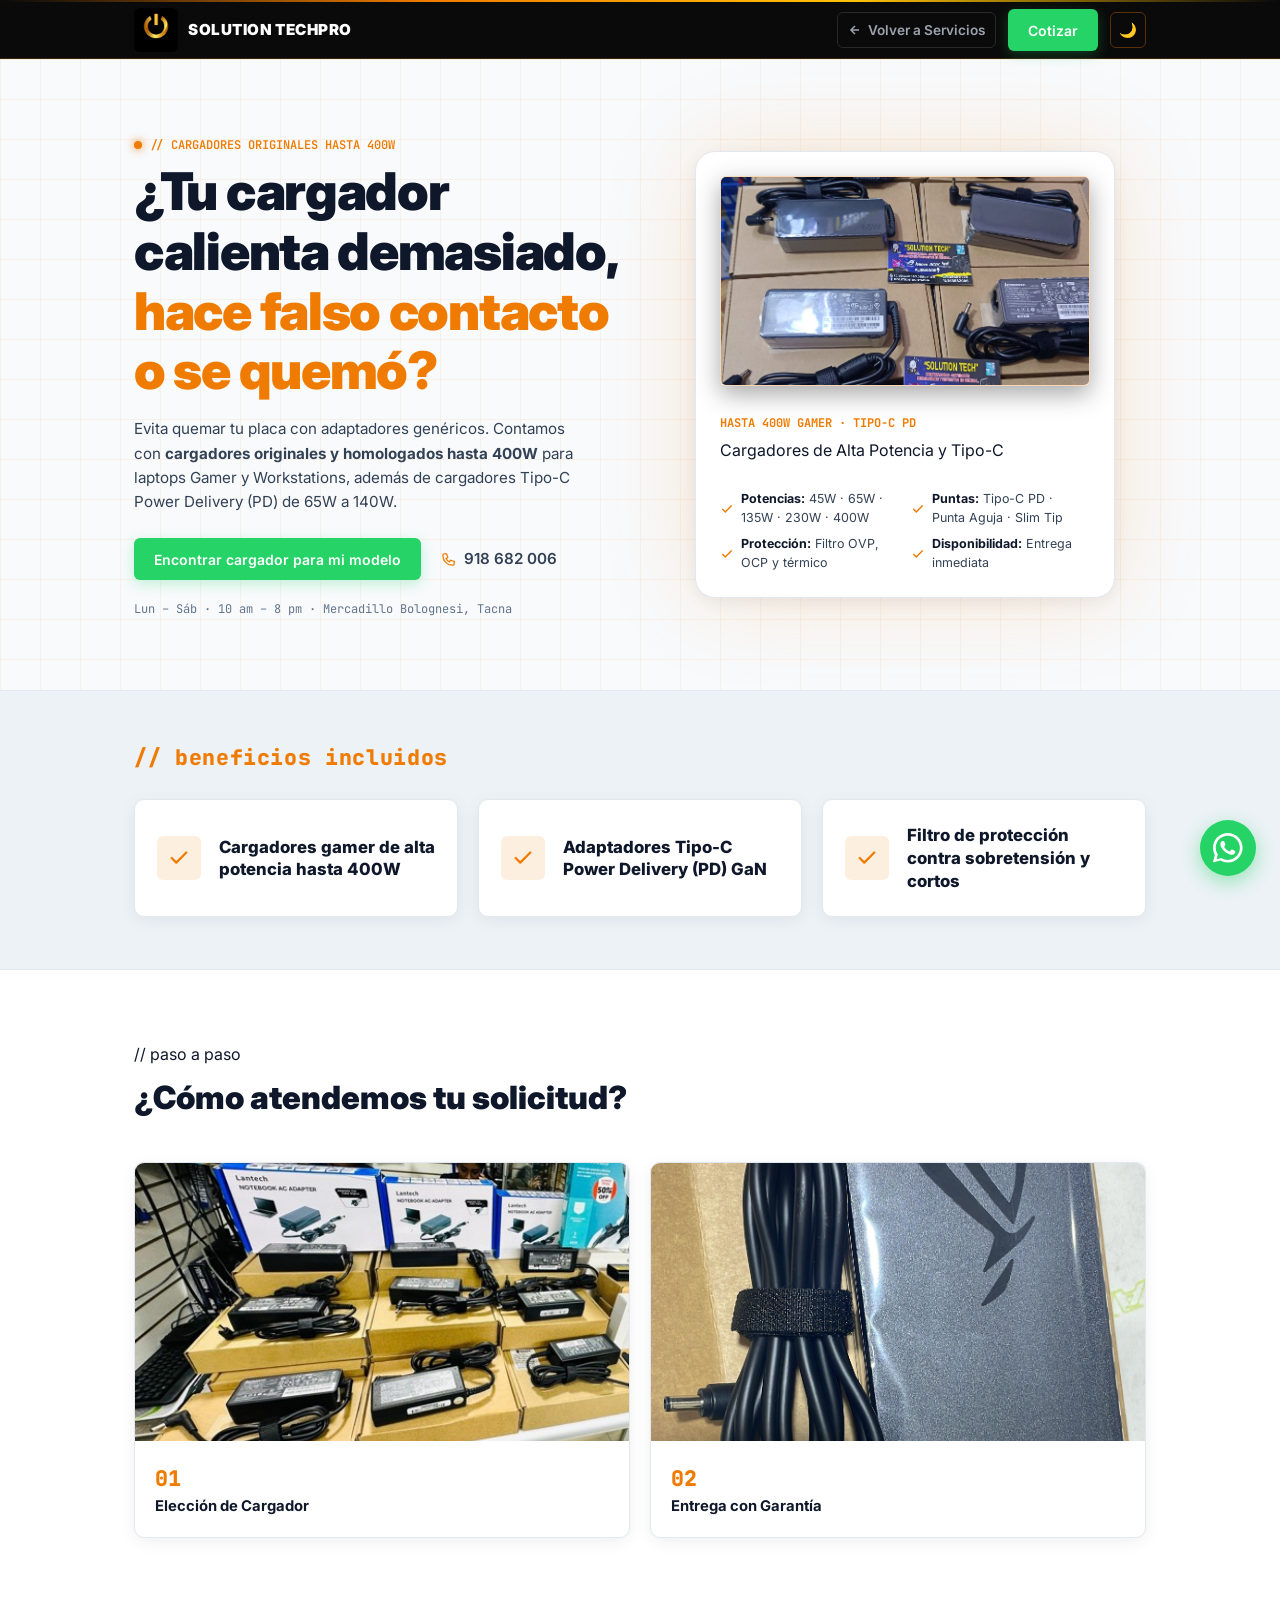
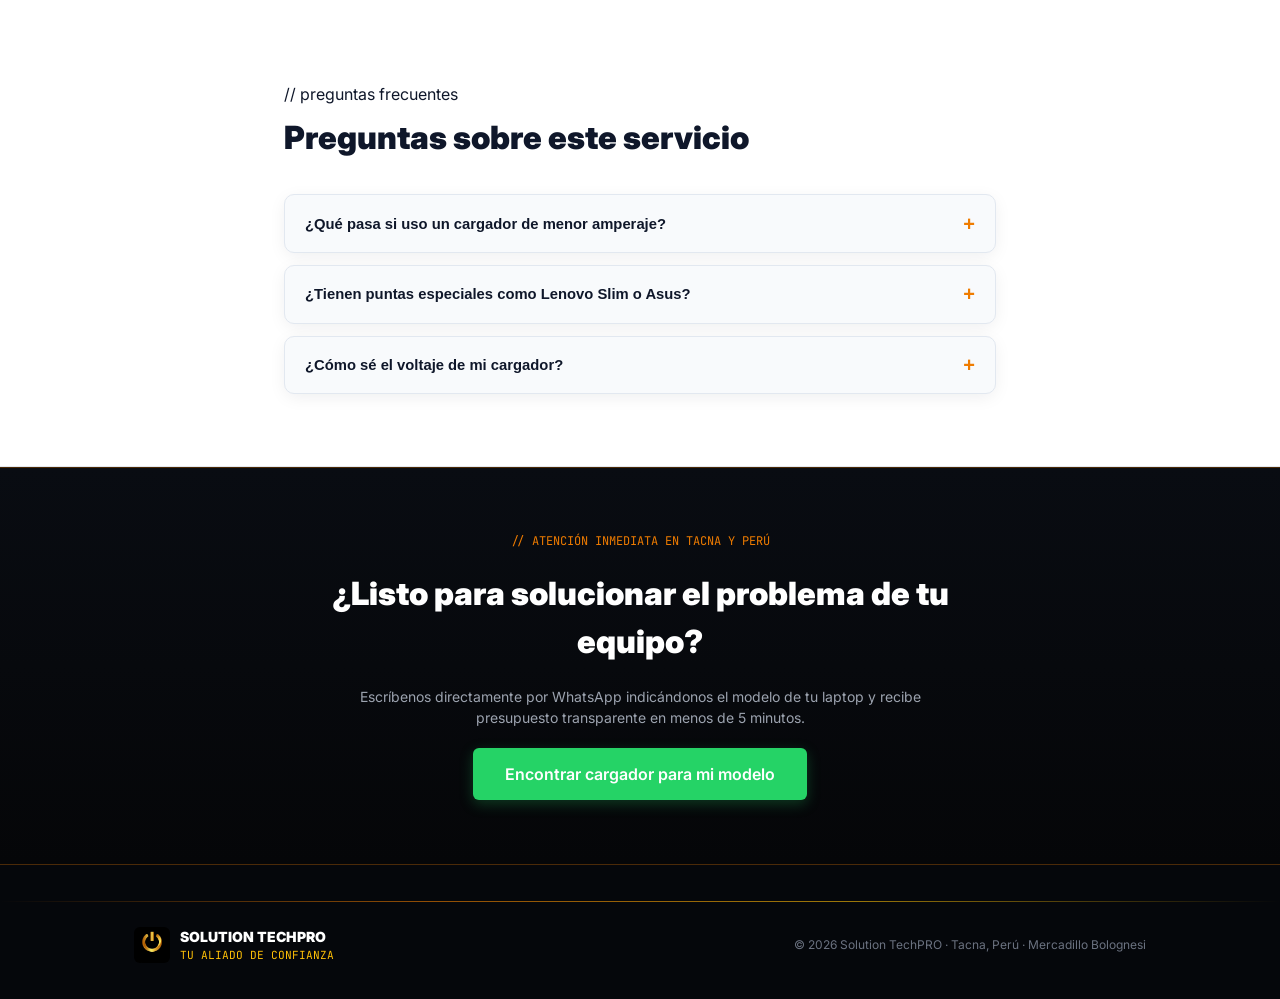
<file: cargadores.html>
<!DOCTYPE html>
<html lang="es">
<head>
  <meta charset="UTF-8" />
  <meta name="viewport" content="width=device-width, initial-scale=1.0" />
  <meta name="description" content="Cargadores para laptop en Tacna hasta 400W. Cargadores gamer ASUS ROG, Legion, HP, Dell y Tipo-C PD de 65W a 140W con protección de voltaje." />
  <title>Cargadores Originales para Laptop hasta 400W · Solution TechPRO Tacna</title>
  <link rel="icon" type="image/png" href="assets/logo.png" />
  <!-- CSS Modular: General y Específico de Servicios -->
  <link rel="stylesheet" href="css/general.css" />
  <link rel="stylesheet" href="css/servicios.css" />
</head>
<body class="dark">

  <!-- NAVBAR -->
  <header class="navbar">
    <div class="navbar-accent-line"></div>
    <div class="container nav-container">
      <a href="index.html" class="brand-link">
        <img src="assets/logo.png" alt="Solution TechPRO" class="brand-logo" />
        <span class="brand-name">SOLUTION TECHPRO</span>
      </a>

      <div class="nav-subpage-actions">
        <a href="index.html#servicios" class="nav-link-back">
          <svg width="14" height="14" viewBox="0 0 24 24" fill="none" stroke="currentColor" stroke-width="2.5"><path d="M19 12H5M12 19l-7-7 7-7"/></svg>
          <span class="nav-back-text">Volver a Servicios</span>
        </a>
        <a href="https://wa.me/51918682006?text=Hola%2C%20necesito%20un%20cargador%20compatible/original%20para%20mi%20laptop.%20El%20modelo%20y%20voltaje%20es%3A" 
           target="_blank" rel="noopener noreferrer" class="wa-btn subpage-wa-btn">
          Cotizar
        </a>
        <button class="theme-toggle-btn" aria-label="Cambiar tema">🌙</button>
      </div>
    </div>
  </header>

  <main>
    <!-- HERO -->
    <section class="subpage-hero hero-grid">
      <div class="container hero-grid-layout">
        
        <div>
          <div class="hero-tag">
            <span class="hero-pulse-dot"></span>
            <span class="mono">// CARGADORES ORIGINALES HASTA 400W</span>
          </div>

          <h1 class="hero-title">
            ¿Tu cargador calienta demasiado, <span class="highlight">hace falso contacto o se quemó?</span>
          </h1>

          <p class="hero-desc">
            Evita quemar tu placa con adaptadores genéricos. Contamos con <strong>cargadores originales y homologados hasta 400W</strong> para laptops Gamer y Workstations, además de cargadores Tipo-C Power Delivery (PD) de 65W a 140W.
          </p>

          <div class="hero-actions">
            <a href="https://wa.me/51918682006?text=Hola%2C%20necesito%20un%20cargador%20compatible/original%20para%20mi%20laptop.%20El%20modelo%20y%20voltaje%20es%3A" 
               target="_blank" rel="noopener noreferrer" class="wa-btn">
              Encontrar cargador para mi modelo
            </a>
            <span class="hero-phone-text">
              <svg width="15" height="15" fill="none" viewBox="0 0 24 24">
                <path d="M3 5a2 2 0 012-2h3.28a1 1 0 01.948.684l1.498 4.493a1 1 0 01-.502 1.21l-2.257 1.13a11.042 11.042 0 005.516 5.516l1.13-2.257a1 1 0 011.21-.502l4.493 1.498A1 1 0 0121 16.72V19a2 2 0 01-2 2h-1C9.716 21 3 14.284 3 6V5z"
                      stroke="currentColor" stroke-width="2" stroke-linecap="round" stroke-linejoin="round"/>
              </svg>
              <span>918 682 006</span>
            </span>
          </div>

          <p class="mono" style="font-size: 0.75rem; color: var(--text-muted); margin-top: 1.25rem;">
            Lun – Sáb · 10 am – 8 pm · Mercadillo Bolognesi, Tacna
          </p>
        </div>

        <!-- Tarjeta Visual con Imagen Real y Especificaciones Claras -->
        <div class="hero-card-wrapper">
          <div class="hero-card-glow"></div>
          <div class="hero-card subpage-hero-card">
            
            <div class="subpage-hero-img-box">
              <img src="img-servicios/cargadores.jpg" alt="Cargadores Originales para Laptop hasta 400W · Solution TechPRO Tacna" loading="eager" />
            </div>

            <div class="subpage-hero-meta">
              <span class="subpage-meta-badge">HASTA 400W GAMER · TIPO-C PD</span>
              <p class="subpage-hero-card-title">Cargadores de Alta Potencia y Tipo-C</p>
            </div>

            <div class="subpage-specs-grid">
              <div class="subpage-spec-item">
                <svg width="14" height="14" viewBox="0 0 24 24" fill="none" stroke="currentColor" stroke-width="2.5"><path d="M20 6L9 17l-5-5"/></svg>
                <span><strong>Potencias:</strong> 45W · 65W · 135W · 230W · 400W</span>
              </div><div class="subpage-spec-item">
                <svg width="14" height="14" viewBox="0 0 24 24" fill="none" stroke="currentColor" stroke-width="2.5"><path d="M20 6L9 17l-5-5"/></svg>
                <span><strong>Puntas:</strong> Tipo-C PD · Punta Aguja · Slim Tip</span>
              </div><div class="subpage-spec-item">
                <svg width="14" height="14" viewBox="0 0 24 24" fill="none" stroke="currentColor" stroke-width="2.5"><path d="M20 6L9 17l-5-5"/></svg>
                <span><strong>Protección:</strong> Filtro OVP, OCP y térmico</span>
              </div><div class="subpage-spec-item">
                <svg width="14" height="14" viewBox="0 0 24 24" fill="none" stroke="currentColor" stroke-width="2.5"><path d="M20 6L9 17l-5-5"/></svg>
                <span><strong>Disponibilidad:</strong> Entrega inmediata</span>
              </div>
            </div>

          </div>
        </div>

      </div>
    </section>

    <!-- BENEFICIOS (SOLO TÍTULOS ESENCIALES) -->
    <section class="section-benefits-minimal">
      <div class="container">
        <h2 class="benefits-section-tag">// beneficios incluidos</h2>

        <div class="benefits-titles-grid">
          <div class="benefit-title-item">
            <div class="benefit-title-icon">
              <svg width="22" height="22" viewBox="0 0 24 24" fill="none" stroke="currentColor" stroke-width="2.5" stroke-linecap="round" stroke-linejoin="round">
                <path d="M20 6L9 17l-5-5"/>
              </svg>
            </div>
            <h3 class="benefit-title-text">Cargadores gamer de alta potencia hasta 400W</h3>
          </div><div class="benefit-title-item">
            <div class="benefit-title-icon">
              <svg width="22" height="22" viewBox="0 0 24 24" fill="none" stroke="currentColor" stroke-width="2.5" stroke-linecap="round" stroke-linejoin="round">
                <path d="M20 6L9 17l-5-5"/>
              </svg>
            </div>
            <h3 class="benefit-title-text">Adaptadores Tipo-C Power Delivery (PD) GaN</h3>
          </div><div class="benefit-title-item">
            <div class="benefit-title-icon">
              <svg width="22" height="22" viewBox="0 0 24 24" fill="none" stroke="currentColor" stroke-width="2.5" stroke-linecap="round" stroke-linejoin="round">
                <path d="M20 6L9 17l-5-5"/>
              </svg>
            </div>
            <h3 class="benefit-title-text">Filtro de protección contra sobretensión y cortos</h3>
          </div>
        </div>
      </div>
    </section>

    <!-- PROCESO DE 4 PASOS -->
    <section style="padding: 4.5rem 0; background-color: var(--bg-section-repuestos);">
      <div class="container">
        <span class="section-label">// paso a paso</span>
        <h2 style="font-size: 2rem; font-weight: 900; margin-top: 0.5rem; margin-bottom: 2.5rem; color: var(--text-primary);">
          ¿Cómo atendemos tu solicitud?
        </h2>

        <div class="steps-grid">
          <!-- Paso 1 -->
          <div class="tech-card step-card has-img">
            <div class="step-card-img-wrap">
              <img src="assets/cargadores/paso1.jpg" alt="Elección de cargador según modelo y voltaje exacto" loading="lazy" />
            </div>
            <div class="step-card-body">
              <span class="step-num">01</span>
              <h3>Elección de Cargador</h3>
            </div>
          </div>

          <!-- Paso 2 -->
          <div class="tech-card step-card has-img">
            <div class="step-card-img-wrap">
              <img src="assets/cargadores/paso2.jpg" alt="Entrega de cargador probado con multímetro y garantía" loading="lazy" />
            </div>
            <div class="step-card-body">
              <span class="step-num">02</span>
              <h3>Entrega con Garantía</h3>
            </div>
          </div>
        </div>
      </div>
    </section>

    <!-- FAQ -->
    <section class="section-faq">
      <div class="container faq-container">
        <span class="section-label">// preguntas frecuentes</span>
        <h2 style="font-size: 2rem; font-weight: 900; margin-top: 0.5rem; margin-bottom: 2rem; color: var(--text-primary);">
          Preguntas sobre este servicio
        </h2>

        <div class="faq-list">
          <div class="tech-card faq-item">
            <button class="faq-question-btn">
              <span>¿Qué pasa si uso un cargador de menor amperaje?</span>
              <span class="faq-toggle-icon">+</span>
            </button>
            <div class="faq-answer-panel">
              <p class="faq-answer-text">
                El cargador recalentará hasta quemarse y la laptop bajará su rendimiento.
              </p>
            </div>
          </div><div class="tech-card faq-item">
            <button class="faq-question-btn">
              <span>¿Tienen puntas especiales como Lenovo Slim o Asus?</span>
              <span class="faq-toggle-icon">+</span>
            </button>
            <div class="faq-answer-panel">
              <p class="faq-answer-text">
                Sí, disponemos de todas las clavijas comerciales y puntas de aguja central.
              </p>
            </div>
          </div><div class="tech-card faq-item">
            <button class="faq-question-btn">
              <span>¿Cómo sé el voltaje de mi cargador?</span>
              <span class="faq-toggle-icon">+</span>
            </button>
            <div class="faq-answer-panel">
              <p class="faq-answer-text">
                En la base de la laptop dice 'INPUT: XX.X V == XX.X A'. Te ayudamos a revisarlo.
              </p>
            </div>
          </div>
        </div>
      </div>
    </section>

    <!-- CTA STRIP -->
    <section class="cta-strip">
      <div class="cta-strip-content">
        <span class="mono" style="font-size: 0.75rem; color: #EF7C00;">// ATENCIÓN INMEDIATA EN TACNA Y PERÚ</span>
        <h2 style="font-size: 2rem; font-weight: 900; color: #ffffff;">
          ¿Listo para solucionar el problema de tu equipo?
        </h2>
        <p style="font-size: 0.875rem; color: #9ca3af;">
          Escríbenos directamente por WhatsApp indicándonos el modelo de tu laptop y recibe presupuesto transparente en menos de 5 minutos.
        </p>
        <a href="https://wa.me/51918682006?text=Hola%2C%20necesito%20un%20cargador%20compatible/original%20para%20mi%20laptop.%20El%20modelo%20y%20voltaje%20es%3A" 
           target="_blank" rel="noopener noreferrer" class="wa-btn" style="padding: 0.85rem 2rem; font-size: 1rem;">
          Encontrar cargador para mi modelo
        </a>
      </div>
    </section>
  </main>

  <!-- FOOTER -->
  <footer class="footer">
    <div class="footer-line"></div>
    <div class="container footer-flex">
      <a href="index.html" class="brand-link">
        <img src="assets/logo.png" alt="Solution TechPRO" style="height: 2.25rem; width: 2.25rem; object-fit: contain; border-radius: 6px;" />
        <div>
          <p style="color: #ffffff; font-weight: 900; font-size: 0.875rem;">SOLUTION TECHPRO</p>
          <p class="mono" style="color: #FFC107; font-size: 0.7rem;">TU ALIADO DE CONFIANZA</p>
        </div>
      </a>
      <p class="footer-copy">© 2026 Solution TechPRO · Tacna, Perú · Mercadillo Bolognesi</p>
    </div>
  </footer>

  <!-- Botón Flotante WhatsApp -->
  <a href="https://wa.me/51918682006?text=Hola%2C%20necesito%20un%20cargador%20compatible/original%20para%20mi%20laptop.%20El%20modelo%20y%20voltaje%20es%3A" 
     class="floating-whatsapp" 
     target="_blank" 
     rel="noopener noreferrer" 
     aria-label="Contactar por WhatsApp">
    <svg width="28" height="28" viewBox="0 0 24 24" fill="currentColor">
      <path d="M17.472 14.382c-.297-.149-1.758-.867-2.03-.967-.273-.099-.471-.148-.67.15-.197.297-.767.966-.94 1.164-.173.199-.347.223-.644.075-.297-.15-1.255-.463-2.39-1.475-.883-.788-1.48-1.761-1.653-2.059-.173-.297-.018-.458.13-.606.134-.133.298-.347.446-.52.149-.174.198-.298.298-.497.099-.198.05-.371-.025-.52-.075-.149-.669-1.612-.916-2.207-.242-.579-.487-.5-.669-.51-.173-.008-.371-.01-.57-.01-.198 0-.52.074-.792.372-.272.297-1.04 1.016-1.04 2.479 0 1.462 1.065 2.875 1.213 3.074.149.198 2.096 3.2 5.077 4.487.709.306 1.262.489 1.694.625.712.227 1.36.195 1.871.118.571-.085 1.758-.719 2.006-1.413.248-.694.248-1.289.173-1.413-.074-.124-.272-.198-.57-.347z"/>
      <path d="M12 0C5.373 0 0 5.373 0 12c0 2.122.554 4.115 1.523 5.845L.057 23.142a.5.5 0 00.617.617l5.297-1.466A11.943 11.943 0 0012 24c6.627 0 12-5.373 12-12S18.627 0 12 0zm0 21.818a9.805 9.805 0 01-5.013-1.376l-.359-.214-3.724 1.031 1.031-3.724-.214-.359A9.805 9.805 0 012.182 12C2.182 6.57 6.57 2.182 12 2.182c5.43 0 9.818 4.388 9.818 9.818 0 5.43-4.388 9.818-9.818 9.818z"/>
    </svg>
    <span class="floating-whatsapp-tooltip">¿Consultas? Escríbenos aquí</span>
  </a>

  <script src="script.js"></script>
</body>
</html>
</file>
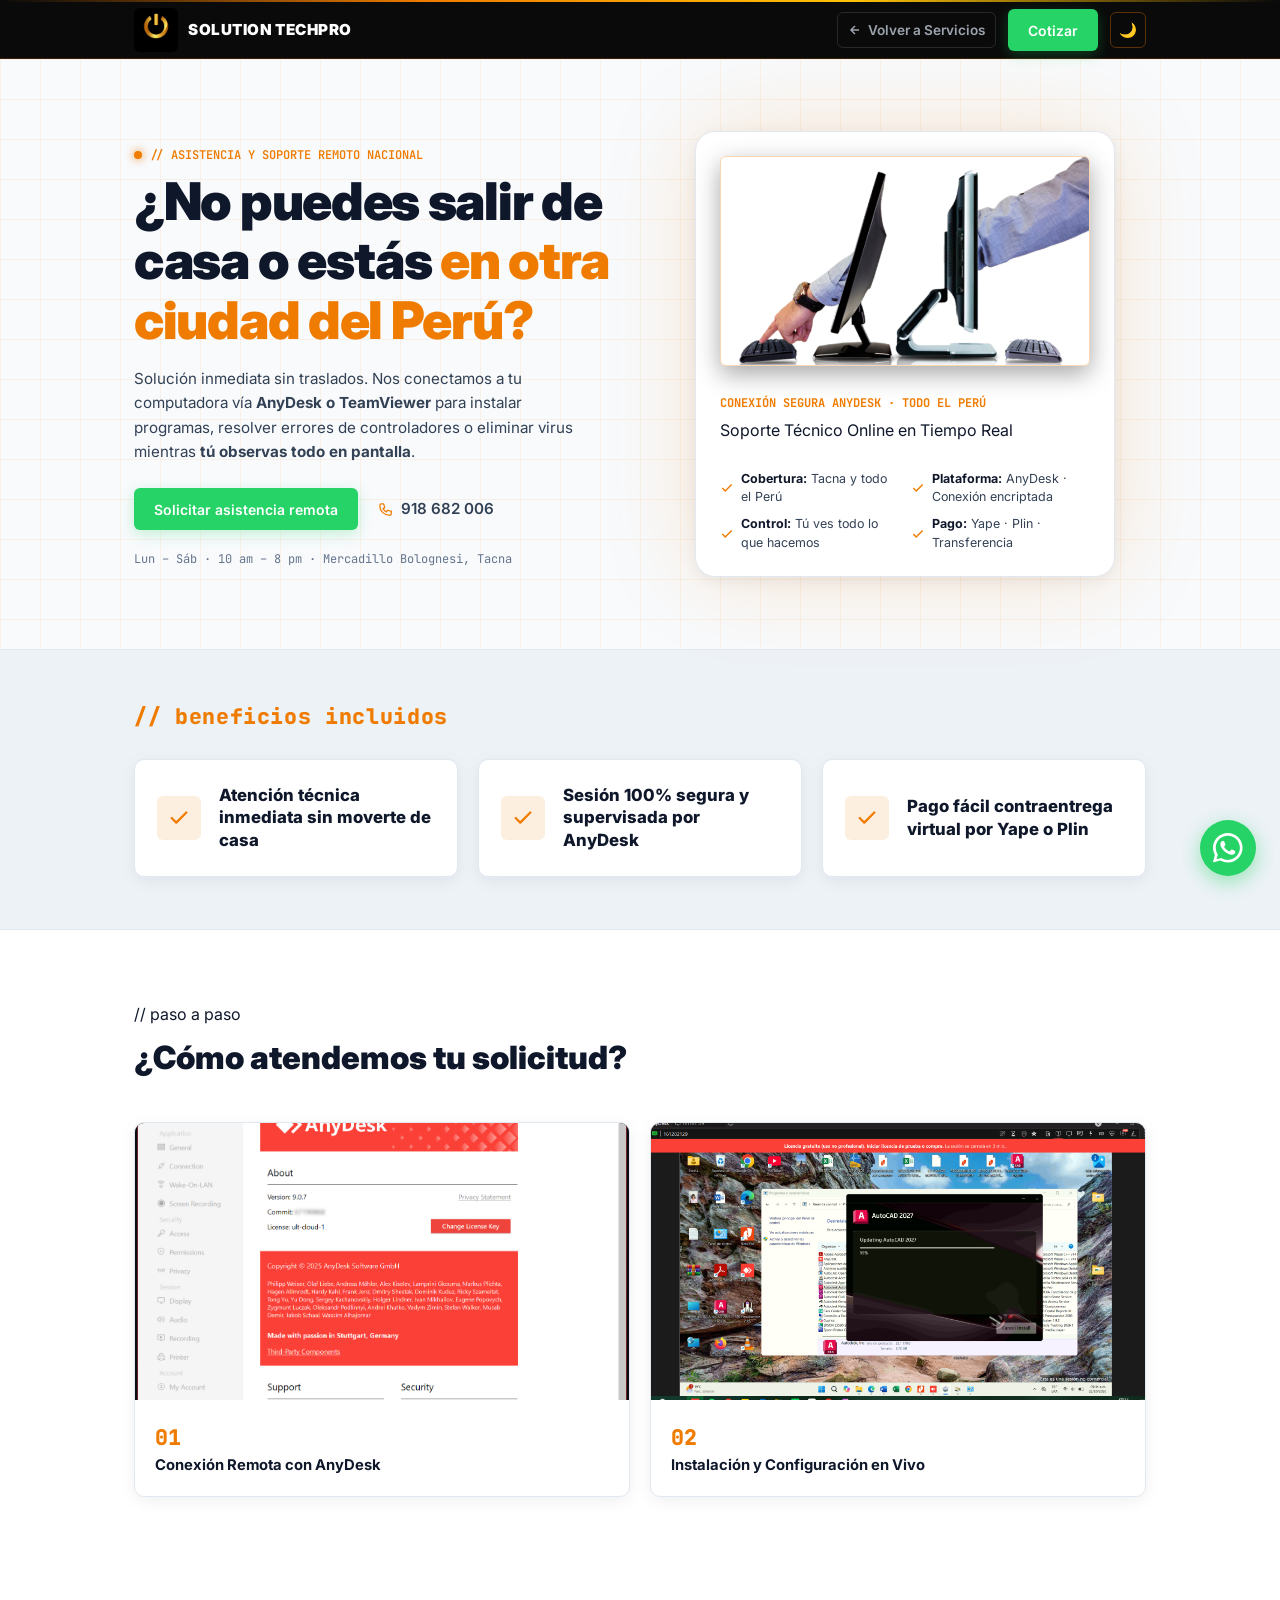
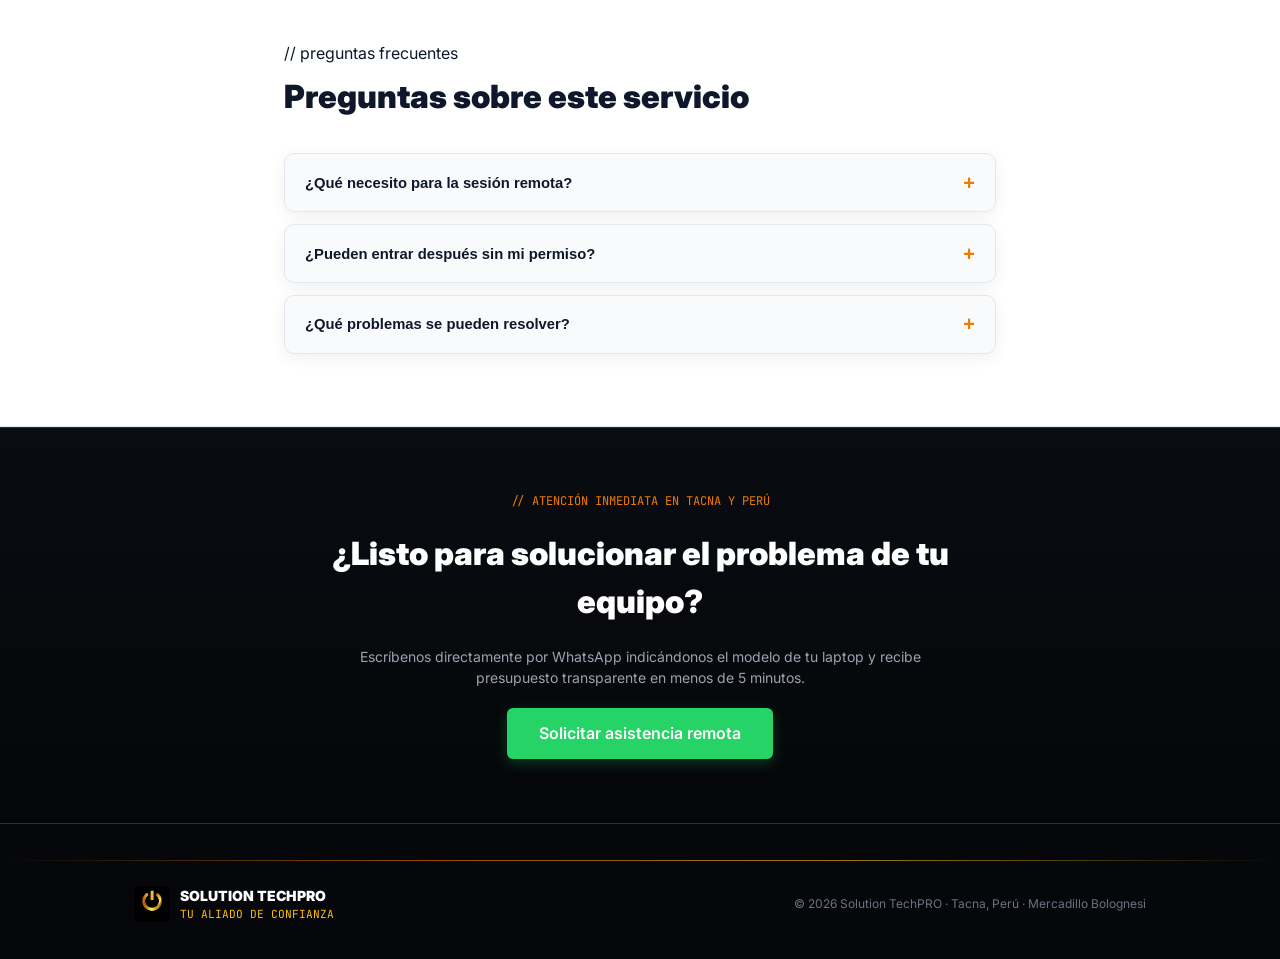
<file: instalacion-remota.html>
<!DOCTYPE html>
<html lang="es">
<head>
  <meta charset="UTF-8" />
  <meta name="viewport" content="width=device-width, initial-scale=1.0" />
  <meta name="description" content="Asistencia técnica remota en todo el Perú por AnyDesk. Instalación de programas, activación de software y solución de errores en tiempo real." />
  <title>Soporte Técnico e Instalación Remota de Programas · Solution TechPRO Perú</title>
  <link rel="icon" type="image/png" href="assets/logo.png" />
  <!-- CSS Modular: General y Específico de Servicios -->
  <link rel="stylesheet" href="css/general.css" />
  <link rel="stylesheet" href="css/servicios.css" />
</head>
<body class="dark">

  <!-- NAVBAR -->
  <header class="navbar">
    <div class="navbar-accent-line"></div>
    <div class="container nav-container">
      <a href="index.html" class="brand-link">
        <img src="assets/logo.png" alt="Solution TechPRO" class="brand-logo" />
        <span class="brand-name">SOLUTION TECHPRO</span>
      </a>

      <div class="nav-subpage-actions">
        <a href="index.html#servicios" class="nav-link-back">
          <svg width="14" height="14" viewBox="0 0 24 24" fill="none" stroke="currentColor" stroke-width="2.5"><path d="M19 12H5M12 19l-7-7 7-7"/></svg>
          <span class="nav-back-text">Volver a Servicios</span>
        </a>
        <a href="https://wa.me/51918682006?text=Hola%2C%20quisiera%20solicitar%20asistencia%20t%C3%A9cnica%20o%20instalaci%C3%B3n%20remota%20para%20mi%20computadora." 
           target="_blank" rel="noopener noreferrer" class="wa-btn subpage-wa-btn">
          Cotizar
        </a>
        <button class="theme-toggle-btn" aria-label="Cambiar tema">🌙</button>
      </div>
    </div>
  </header>

  <main>
    <!-- HERO -->
    <section class="subpage-hero hero-grid">
      <div class="container hero-grid-layout">
        
        <div>
          <div class="hero-tag">
            <span class="hero-pulse-dot"></span>
            <span class="mono">// ASISTENCIA Y SOPORTE REMOTO NACIONAL</span>
          </div>

          <h1 class="hero-title">
            ¿No puedes salir de casa o estás <span class="highlight">en otra ciudad del Perú?</span>
          </h1>

          <p class="hero-desc">
            Solución inmediata sin traslados. Nos conectamos a tu computadora vía <strong>AnyDesk o TeamViewer</strong> para instalar programas, resolver errores de controladores o eliminar virus mientras <strong>tú observas todo en pantalla</strong>.
          </p>

          <div class="hero-actions">
            <a href="https://wa.me/51918682006?text=Hola%2C%20quisiera%20solicitar%20asistencia%20t%C3%A9cnica%20o%20instalaci%C3%B3n%20remota%20para%20mi%20computadora." 
               target="_blank" rel="noopener noreferrer" class="wa-btn">
              Solicitar asistencia remota
            </a>
            <span class="hero-phone-text">
              <svg width="15" height="15" fill="none" viewBox="0 0 24 24">
                <path d="M3 5a2 2 0 012-2h3.28a1 1 0 01.948.684l1.498 4.493a1 1 0 01-.502 1.21l-2.257 1.13a11.042 11.042 0 005.516 5.516l1.13-2.257a1 1 0 011.21-.502l4.493 1.498A1 1 0 0121 16.72V19a2 2 0 01-2 2h-1C9.716 21 3 14.284 3 6V5z"
                      stroke="currentColor" stroke-width="2" stroke-linecap="round" stroke-linejoin="round"/>
              </svg>
              <span>918 682 006</span>
            </span>
          </div>

          <p class="mono" style="font-size: 0.75rem; color: var(--text-muted); margin-top: 1.25rem;">
            Lun – Sáb · 10 am – 8 pm · Mercadillo Bolognesi, Tacna
          </p>
        </div>

        <!-- Tarjeta Visual con Imagen Real y Especificaciones Claras -->
        <div class="hero-card-wrapper">
          <div class="hero-card-glow"></div>
          <div class="hero-card subpage-hero-card">
            
            <div class="subpage-hero-img-box">
              <img src="img-servicios/remoto.png" alt="Soporte Técnico e Instalación Remota de Programas · Solution TechPRO Perú" loading="eager" />
            </div>

            <div class="subpage-hero-meta">
              <span class="subpage-meta-badge">CONEXIÓN SEGURA ANYDESK · TODO EL PERÚ</span>
              <p class="subpage-hero-card-title">Soporte Técnico Online en Tiempo Real</p>
            </div>

            <div class="subpage-specs-grid">
              <div class="subpage-spec-item">
                <svg width="14" height="14" viewBox="0 0 24 24" fill="none" stroke="currentColor" stroke-width="2.5"><path d="M20 6L9 17l-5-5"/></svg>
                <span><strong>Cobertura:</strong> Tacna y todo el Perú</span>
              </div><div class="subpage-spec-item">
                <svg width="14" height="14" viewBox="0 0 24 24" fill="none" stroke="currentColor" stroke-width="2.5"><path d="M20 6L9 17l-5-5"/></svg>
                <span><strong>Plataforma:</strong> AnyDesk · Conexión encriptada</span>
              </div><div class="subpage-spec-item">
                <svg width="14" height="14" viewBox="0 0 24 24" fill="none" stroke="currentColor" stroke-width="2.5"><path d="M20 6L9 17l-5-5"/></svg>
                <span><strong>Control:</strong> Tú ves todo lo que hacemos</span>
              </div><div class="subpage-spec-item">
                <svg width="14" height="14" viewBox="0 0 24 24" fill="none" stroke="currentColor" stroke-width="2.5"><path d="M20 6L9 17l-5-5"/></svg>
                <span><strong>Pago:</strong> Yape · Plin · Transferencia</span>
              </div>
            </div>

          </div>
        </div>

      </div>
    </section>

    <!-- BENEFICIOS (SOLO TÍTULOS ESENCIALES) -->
    <section class="section-benefits-minimal">
      <div class="container">
        <h2 class="benefits-section-tag">// beneficios incluidos</h2>

        <div class="benefits-titles-grid">
          <div class="benefit-title-item">
            <div class="benefit-title-icon">
              <svg width="22" height="22" viewBox="0 0 24 24" fill="none" stroke="currentColor" stroke-width="2.5" stroke-linecap="round" stroke-linejoin="round">
                <path d="M20 6L9 17l-5-5"/>
              </svg>
            </div>
            <h3 class="benefit-title-text">Atención técnica inmediata sin moverte de casa</h3>
          </div><div class="benefit-title-item">
            <div class="benefit-title-icon">
              <svg width="22" height="22" viewBox="0 0 24 24" fill="none" stroke="currentColor" stroke-width="2.5" stroke-linecap="round" stroke-linejoin="round">
                <path d="M20 6L9 17l-5-5"/>
              </svg>
            </div>
            <h3 class="benefit-title-text">Sesión 100% segura y supervisada por AnyDesk</h3>
          </div><div class="benefit-title-item">
            <div class="benefit-title-icon">
              <svg width="22" height="22" viewBox="0 0 24 24" fill="none" stroke="currentColor" stroke-width="2.5" stroke-linecap="round" stroke-linejoin="round">
                <path d="M20 6L9 17l-5-5"/>
              </svg>
            </div>
            <h3 class="benefit-title-text">Pago fácil contraentrega virtual por Yape o Plin</h3>
          </div>
        </div>
      </div>
    </section>

    <!-- PROCESO DE 4 PASOS -->
    <section style="padding: 4.5rem 0; background-color: var(--bg-section-repuestos);">
      <div class="container">
        <span class="section-label">// paso a paso</span>
        <h2 style="font-size: 2rem; font-weight: 900; margin-top: 0.5rem; margin-bottom: 2.5rem; color: var(--text-primary);">
          ¿Cómo atendemos tu solicitud?
        </h2>

        <div class="steps-grid">
          <!-- Paso 1 -->
          <div class="tech-card step-card has-img">
            <div class="step-card-img-wrap">
              <img src="assets/asistencia-remota/paso1.png" alt="Conexión remota con AnyDesk para soporte técnico" loading="lazy" />
            </div>
            <div class="step-card-body">
              <span class="step-num">01</span>
              <h3>Conexión Remota con AnyDesk</h3>
            </div>
          </div>

          <!-- Paso 2 -->
          <div class="tech-card step-card has-img">
            <div class="step-card-img-wrap">
              <img src="assets/asistencia-remota/paso2.png" alt="Instalación y configuración de programas en vivo" loading="lazy" />
            </div>
            <div class="step-card-body">
              <span class="step-num">02</span>
              <h3>Instalación y Configuración en Vivo</h3>
            </div>
          </div>
        </div>
      </div>
    </section>

    <!-- FAQ -->
    <section class="section-faq">
      <div class="container faq-container">
        <span class="section-label">// preguntas frecuentes</span>
        <h2 style="font-size: 2rem; font-weight: 900; margin-top: 0.5rem; margin-bottom: 2rem; color: var(--text-primary);">
          Preguntas sobre este servicio
        </h2>

        <div class="faq-list">
          <div class="tech-card faq-item">
            <button class="faq-question-btn">
              <span>¿Qué necesito para la sesión remota?</span>
              <span class="faq-toggle-icon">+</span>
            </button>
            <div class="faq-answer-panel">
              <p class="faq-answer-text">
                Tu PC encendida, internet estable y AnyDesk abierto (pesa solo 4MB).
              </p>
            </div>
          </div><div class="tech-card faq-item">
            <button class="faq-question-btn">
              <span>¿Pueden entrar después sin mi permiso?</span>
              <span class="faq-toggle-icon">+</span>
            </button>
            <div class="faq-answer-panel">
              <p class="faq-answer-text">
                No, cada sesión exige que aceptes la solicitud manualmente.
              </p>
            </div>
          </div><div class="tech-card faq-item">
            <button class="faq-question-btn">
              <span>¿Qué problemas se pueden resolver?</span>
              <span class="faq-toggle-icon">+</span>
            </button>
            <div class="faq-answer-panel">
              <p class="faq-answer-text">
                Instalación de programas, errores de Windows, drivers y desinfección de virus.
              </p>
            </div>
          </div>
        </div>
      </div>
    </section>

    <!-- CTA STRIP -->
    <section class="cta-strip">
      <div class="cta-strip-content">
        <span class="mono" style="font-size: 0.75rem; color: #EF7C00;">// ATENCIÓN INMEDIATA EN TACNA Y PERÚ</span>
        <h2 style="font-size: 2rem; font-weight: 900; color: #ffffff;">
          ¿Listo para solucionar el problema de tu equipo?
        </h2>
        <p style="font-size: 0.875rem; color: #9ca3af;">
          Escríbenos directamente por WhatsApp indicándonos el modelo de tu laptop y recibe presupuesto transparente en menos de 5 minutos.
        </p>
        <a href="https://wa.me/51918682006?text=Hola%2C%20quisiera%20solicitar%20asistencia%20t%C3%A9cnica%20o%20instalaci%C3%B3n%20remota%20para%20mi%20computadora." 
           target="_blank" rel="noopener noreferrer" class="wa-btn" style="padding: 0.85rem 2rem; font-size: 1rem;">
          Solicitar asistencia remota
        </a>
      </div>
    </section>
  </main>

  <!-- FOOTER -->
  <footer class="footer">
    <div class="footer-line"></div>
    <div class="container footer-flex">
      <a href="index.html" class="brand-link">
        <img src="assets/logo.png" alt="Solution TechPRO" style="height: 2.25rem; width: 2.25rem; object-fit: contain; border-radius: 6px;" />
        <div>
          <p style="color: #ffffff; font-weight: 900; font-size: 0.875rem;">SOLUTION TECHPRO</p>
          <p class="mono" style="color: #FFC107; font-size: 0.7rem;">TU ALIADO DE CONFIANZA</p>
        </div>
      </a>
      <p class="footer-copy">© 2026 Solution TechPRO · Tacna, Perú · Mercadillo Bolognesi</p>
    </div>
  </footer>

  <!-- Botón Flotante WhatsApp -->
  <a href="https://wa.me/51918682006?text=Hola%2C%20quisiera%20solicitar%20asistencia%20t%C3%A9cnica%20o%20instalaci%C3%B3n%20remota%20para%20mi%20computadora." 
     class="floating-whatsapp" 
     target="_blank" 
     rel="noopener noreferrer" 
     aria-label="Contactar por WhatsApp">
    <svg width="28" height="28" viewBox="0 0 24 24" fill="currentColor">
      <path d="M17.472 14.382c-.297-.149-1.758-.867-2.03-.967-.273-.099-.471-.148-.67.15-.197.297-.767.966-.94 1.164-.173.199-.347.223-.644.075-.297-.15-1.255-.463-2.39-1.475-.883-.788-1.48-1.761-1.653-2.059-.173-.297-.018-.458.13-.606.134-.133.298-.347.446-.52.149-.174.198-.298.298-.497.099-.198.05-.371-.025-.52-.075-.149-.669-1.612-.916-2.207-.242-.579-.487-.5-.669-.51-.173-.008-.371-.01-.57-.01-.198 0-.52.074-.792.372-.272.297-1.04 1.016-1.04 2.479 0 1.462 1.065 2.875 1.213 3.074.149.198 2.096 3.2 5.077 4.487.709.306 1.262.489 1.694.625.712.227 1.36.195 1.871.118.571-.085 1.758-.719 2.006-1.413.248-.694.248-1.289.173-1.413-.074-.124-.272-.198-.57-.347z"/>
      <path d="M12 0C5.373 0 0 5.373 0 12c0 2.122.554 4.115 1.523 5.845L.057 23.142a.5.5 0 00.617.617l5.297-1.466A11.943 11.943 0 0012 24c6.627 0 12-5.373 12-12S18.627 0 12 0zm0 21.818a9.805 9.805 0 01-5.013-1.376l-.359-.214-3.724 1.031 1.031-3.724-.214-.359A9.805 9.805 0 012.182 12C2.182 6.57 6.57 2.182 12 2.182c5.43 0 9.818 4.388 9.818 9.818 0 5.43-4.388 9.818-9.818 9.818z"/>
    </svg>
    <span class="floating-whatsapp-tooltip">¿Consultas? Escríbenos aquí</span>
  </a>

  <script src="script.js"></script>
</body>
</html>
</file>
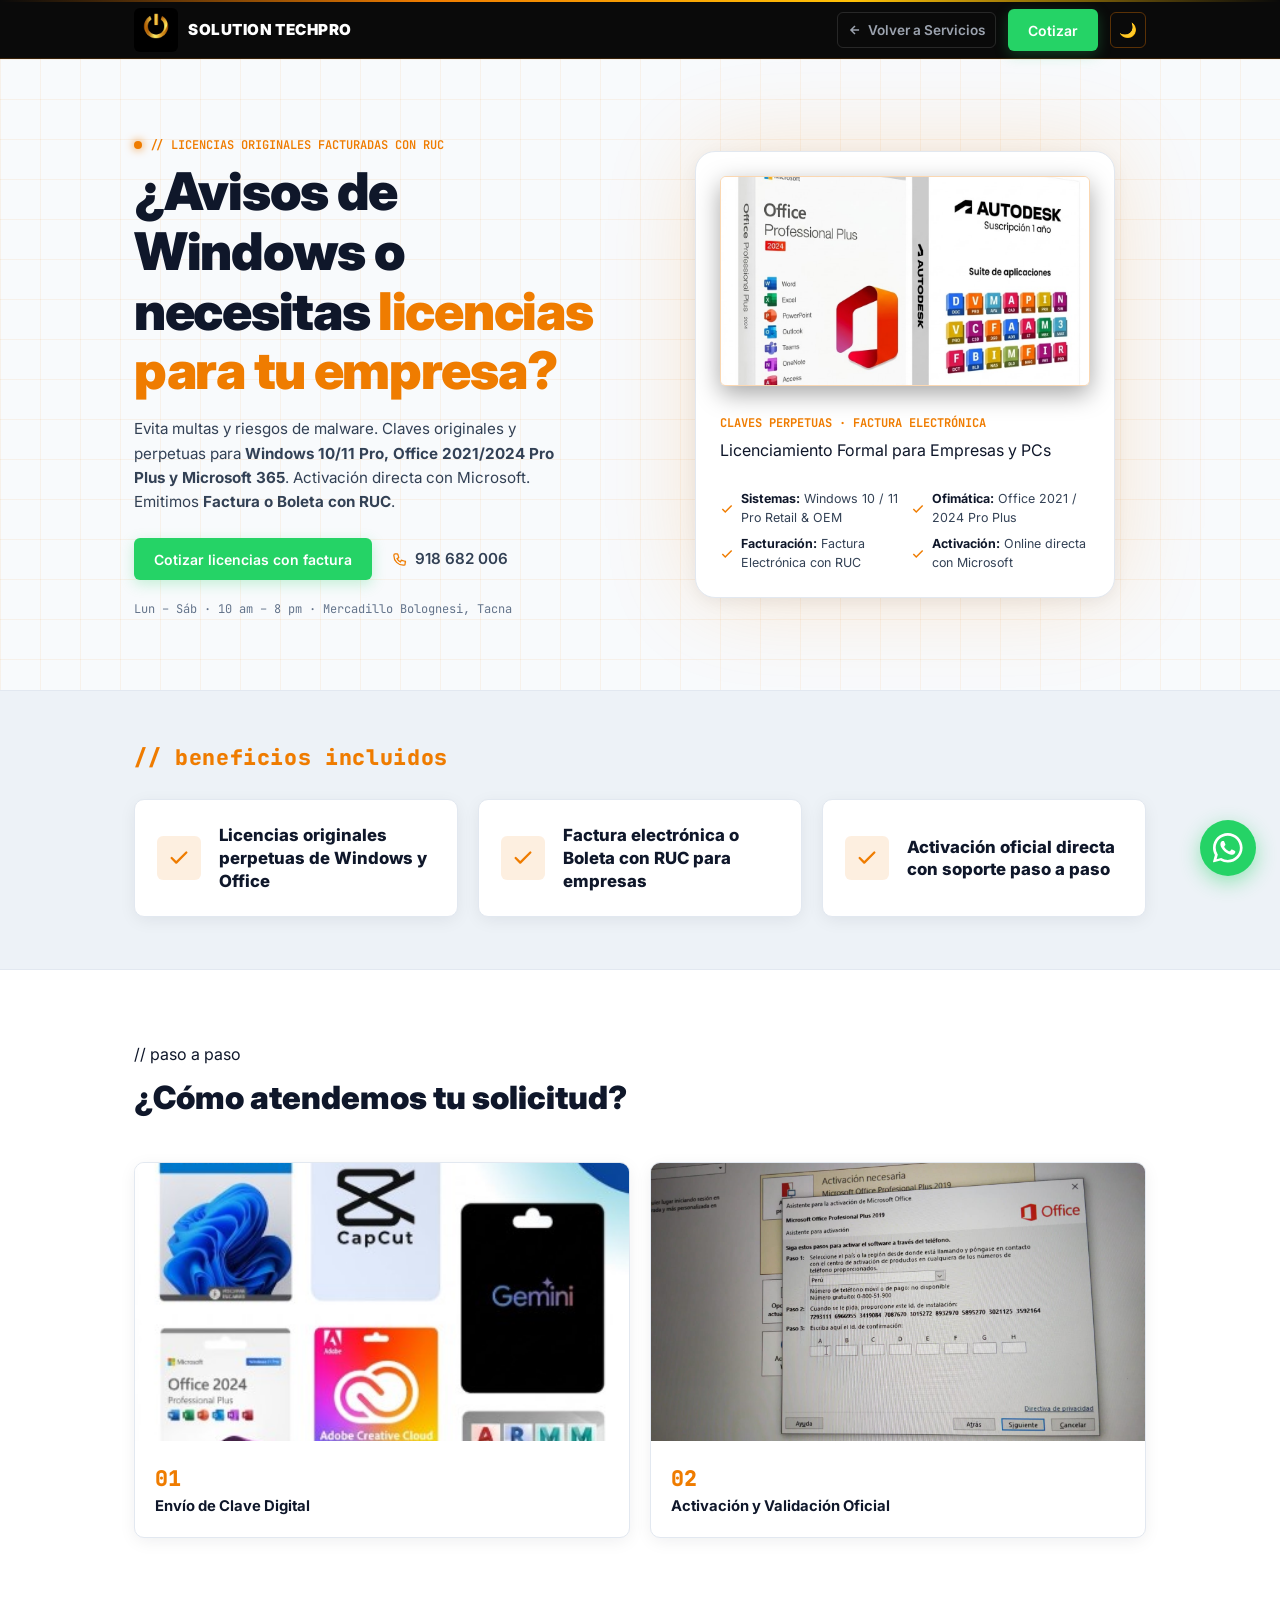
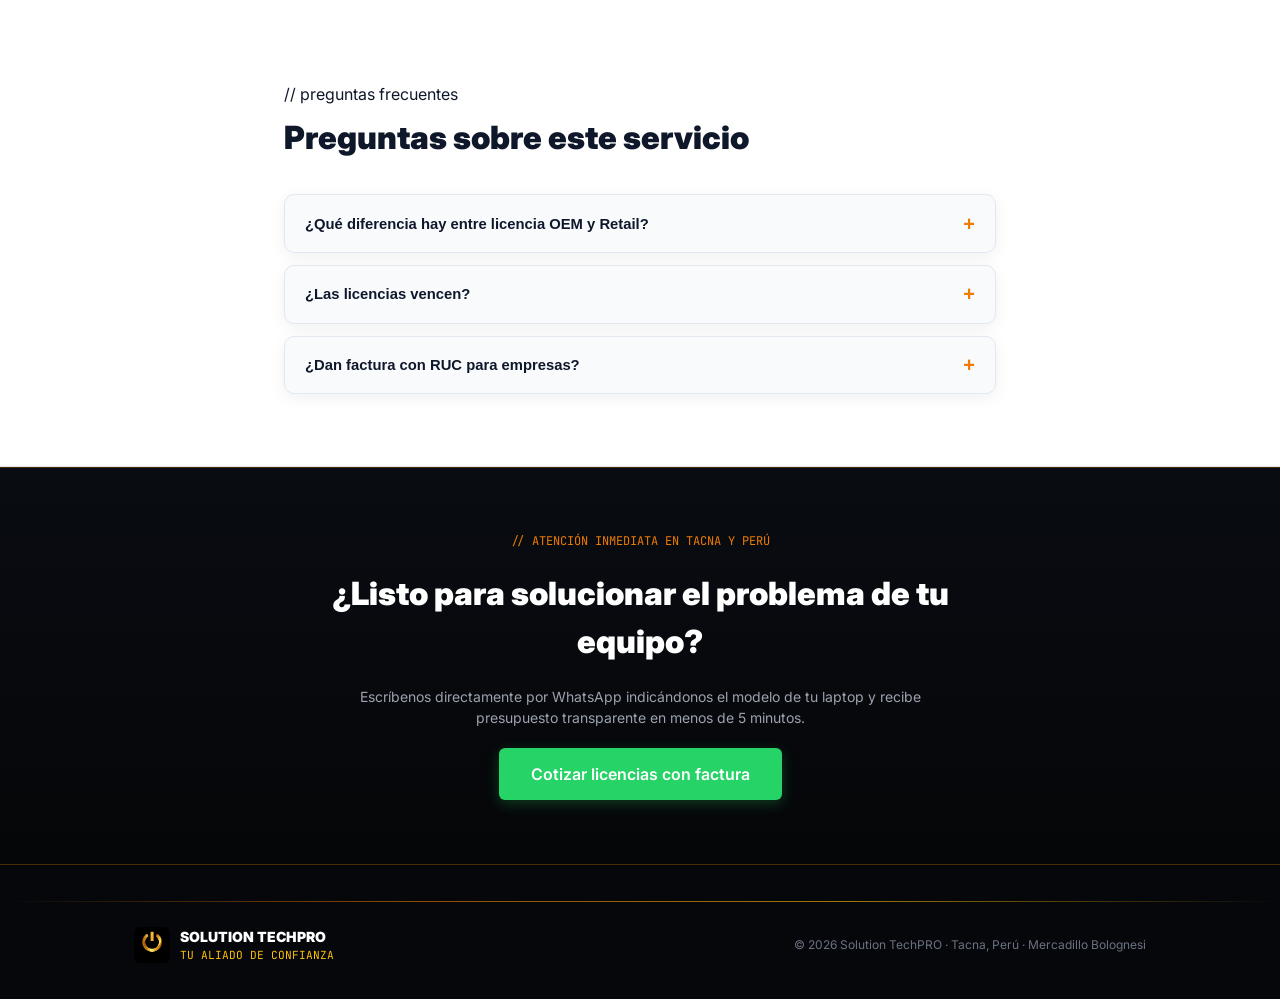
<file: licencias.html>
<!DOCTYPE html>
<html lang="es">
<head>
  <meta charset="UTF-8" />
  <meta name="viewport" content="width=device-width, initial-scale=1.0" />
  <meta name="description" content="Licencias originales de Windows 10/11 Pro y Microsoft Office facturadas con RUC en Tacna. Claves perpetuas oficiales para empresas y profesionales." />
  <title>Licencias Originales de Software Facturadas · Solution TechPRO Tacna</title>
  <link rel="icon" type="image/png" href="assets/logo.png" />
  <!-- CSS Modular: General y Específico de Servicios -->
  <link rel="stylesheet" href="css/general.css" />
  <link rel="stylesheet" href="css/servicios.css" />
</head>
<body class="dark">

  <!-- NAVBAR -->
  <header class="navbar">
    <div class="navbar-accent-line"></div>
    <div class="container nav-container">
      <a href="index.html" class="brand-link">
        <img src="assets/logo.png" alt="Solution TechPRO" class="brand-logo" />
        <span class="brand-name">SOLUTION TECHPRO</span>
      </a>

      <div class="nav-subpage-actions">
        <a href="index.html#servicios" class="nav-link-back">
          <svg width="14" height="14" viewBox="0 0 24 24" fill="none" stroke="currentColor" stroke-width="2.5"><path d="M19 12H5M12 19l-7-7 7-7"/></svg>
          <span class="nav-back-text">Volver a Servicios</span>
        </a>
        <a href="https://wa.me/51918682006?text=Hola%2C%20quisiera%20cotizar%20licencias%20originales%20de%20Windows%20/%20Office%20con%20factura%20/%20boleta%20formal." 
           target="_blank" rel="noopener noreferrer" class="wa-btn subpage-wa-btn">
          Cotizar
        </a>
        <button class="theme-toggle-btn" aria-label="Cambiar tema">🌙</button>
      </div>
    </div>
  </header>

  <main>
    <!-- HERO -->
    <section class="subpage-hero hero-grid">
      <div class="container hero-grid-layout">
        
        <div>
          <div class="hero-tag">
            <span class="hero-pulse-dot"></span>
            <span class="mono">// LICENCIAS ORIGINALES FACTURADAS CON RUC</span>
          </div>

          <h1 class="hero-title">
            ¿Avisos de Windows o necesitas <span class="highlight">licencias para tu empresa?</span>
          </h1>

          <p class="hero-desc">
            Evita multas y riesgos de malware. Claves originales y perpetuas para <strong>Windows 10/11 Pro, Office 2021/2024 Pro Plus y Microsoft 365</strong>. Activación directa con Microsoft. Emitimos <strong>Factura o Boleta con RUC</strong>.
          </p>

          <div class="hero-actions">
            <a href="https://wa.me/51918682006?text=Hola%2C%20quisiera%20cotizar%20licencias%20originales%20de%20Windows%20/%20Office%20con%20factura%20/%20boleta%20formal." 
               target="_blank" rel="noopener noreferrer" class="wa-btn">
              Cotizar licencias con factura
            </a>
            <span class="hero-phone-text">
              <svg width="15" height="15" fill="none" viewBox="0 0 24 24">
                <path d="M3 5a2 2 0 012-2h3.28a1 1 0 01.948.684l1.498 4.493a1 1 0 01-.502 1.21l-2.257 1.13a11.042 11.042 0 005.516 5.516l1.13-2.257a1 1 0 011.21-.502l4.493 1.498A1 1 0 0121 16.72V19a2 2 0 01-2 2h-1C9.716 21 3 14.284 3 6V5z"
                      stroke="currentColor" stroke-width="2" stroke-linecap="round" stroke-linejoin="round"/>
              </svg>
              <span>918 682 006</span>
            </span>
          </div>

          <p class="mono" style="font-size: 0.75rem; color: var(--text-muted); margin-top: 1.25rem;">
            Lun – Sáb · 10 am – 8 pm · Mercadillo Bolognesi, Tacna
          </p>
        </div>

        <!-- Tarjeta Visual con Imagen Real y Especificaciones Claras -->
        <div class="hero-card-wrapper">
          <div class="hero-card-glow"></div>
          <div class="hero-card subpage-hero-card">
            
            <div class="subpage-hero-img-box">
              <img src="img-servicios/licencias.jfif" alt="Licencias Originales de Software Facturadas · Solution TechPRO Tacna" loading="eager" />
            </div>

            <div class="subpage-hero-meta">
              <span class="subpage-meta-badge">CLAVES PERPETUAS · FACTURA ELECTRÓNICA</span>
              <p class="subpage-hero-card-title">Licenciamiento Formal para Empresas y PCs</p>
            </div>

            <div class="subpage-specs-grid">
              <div class="subpage-spec-item">
                <svg width="14" height="14" viewBox="0 0 24 24" fill="none" stroke="currentColor" stroke-width="2.5"><path d="M20 6L9 17l-5-5"/></svg>
                <span><strong>Sistemas:</strong> Windows 10 / 11 Pro Retail & OEM</span>
              </div><div class="subpage-spec-item">
                <svg width="14" height="14" viewBox="0 0 24 24" fill="none" stroke="currentColor" stroke-width="2.5"><path d="M20 6L9 17l-5-5"/></svg>
                <span><strong>Ofimática:</strong> Office 2021 / 2024 Pro Plus</span>
              </div><div class="subpage-spec-item">
                <svg width="14" height="14" viewBox="0 0 24 24" fill="none" stroke="currentColor" stroke-width="2.5"><path d="M20 6L9 17l-5-5"/></svg>
                <span><strong>Facturación:</strong> Factura Electrónica con RUC</span>
              </div><div class="subpage-spec-item">
                <svg width="14" height="14" viewBox="0 0 24 24" fill="none" stroke="currentColor" stroke-width="2.5"><path d="M20 6L9 17l-5-5"/></svg>
                <span><strong>Activación:</strong> Online directa con Microsoft</span>
              </div>
            </div>

          </div>
        </div>

      </div>
    </section>

    <!-- BENEFICIOS (SOLO TÍTULOS ESENCIALES) -->
    <section class="section-benefits-minimal">
      <div class="container">
        <h2 class="benefits-section-tag">// beneficios incluidos</h2>

        <div class="benefits-titles-grid">
          <div class="benefit-title-item">
            <div class="benefit-title-icon">
              <svg width="22" height="22" viewBox="0 0 24 24" fill="none" stroke="currentColor" stroke-width="2.5" stroke-linecap="round" stroke-linejoin="round">
                <path d="M20 6L9 17l-5-5"/>
              </svg>
            </div>
            <h3 class="benefit-title-text">Licencias originales perpetuas de Windows y Office</h3>
          </div><div class="benefit-title-item">
            <div class="benefit-title-icon">
              <svg width="22" height="22" viewBox="0 0 24 24" fill="none" stroke="currentColor" stroke-width="2.5" stroke-linecap="round" stroke-linejoin="round">
                <path d="M20 6L9 17l-5-5"/>
              </svg>
            </div>
            <h3 class="benefit-title-text">Factura electrónica o Boleta con RUC para empresas</h3>
          </div><div class="benefit-title-item">
            <div class="benefit-title-icon">
              <svg width="22" height="22" viewBox="0 0 24 24" fill="none" stroke="currentColor" stroke-width="2.5" stroke-linecap="round" stroke-linejoin="round">
                <path d="M20 6L9 17l-5-5"/>
              </svg>
            </div>
            <h3 class="benefit-title-text">Activación oficial directa con soporte paso a paso</h3>
          </div>
        </div>
      </div>
    </section>

    <!-- PROCESO DE 4 PASOS -->
    <section style="padding: 4.5rem 0; background-color: var(--bg-section-repuestos);">
      <div class="container">
        <span class="section-label">// paso a paso</span>
        <h2 style="font-size: 2rem; font-weight: 900; margin-top: 0.5rem; margin-bottom: 2.5rem; color: var(--text-primary);">
          ¿Cómo atendemos tu solicitud?
        </h2>

        <div class="steps-grid">
          <!-- Paso 1 -->
          <div class="tech-card step-card has-img">
            <div class="step-card-img-wrap">
              <img src="assets/licencias/paso1.jpg" alt="Envío de clave digital original de software" loading="lazy" />
            </div>
            <div class="step-card-body">
              <span class="step-num">01</span>
              <h3>Envío de Clave Digital</h3>
            </div>
          </div>

          <!-- Paso 2 -->
          <div class="tech-card step-card has-img">
            <div class="step-card-img-wrap">
              <img src="assets/licencias/paso2.jpg" alt="Activación y validación oficial en línea" loading="lazy" />
            </div>
            <div class="step-card-body">
              <span class="step-num">02</span>
              <h3>Activación y Validación Oficial</h3>
            </div>
          </div>
        </div>
      </div>
    </section>

    <!-- FAQ -->
    <section class="section-faq">
      <div class="container faq-container">
        <span class="section-label">// preguntas frecuentes</span>
        <h2 style="font-size: 2rem; font-weight: 900; margin-top: 0.5rem; margin-bottom: 2rem; color: var(--text-primary);">
          Preguntas sobre este servicio
        </h2>

        <div class="faq-list">
          <div class="tech-card faq-item">
            <button class="faq-question-btn">
              <span>¿Qué diferencia hay entre licencia OEM y Retail?</span>
              <span class="faq-toggle-icon">+</span>
            </button>
            <div class="faq-answer-panel">
              <p class="faq-answer-text">
                La OEM queda asociada a la placa base del equipo. La Retail puede transferirse.
              </p>
            </div>
          </div><div class="tech-card faq-item">
            <button class="faq-question-btn">
              <span>¿Las licencias vencen?</span>
              <span class="faq-toggle-icon">+</span>
            </button>
            <div class="faq-answer-panel">
              <p class="faq-answer-text">
                No, son licencias perpetuas de por vida con actualizaciones oficiales.
              </p>
            </div>
          </div><div class="tech-card faq-item">
            <button class="faq-question-btn">
              <span>¿Dan factura con RUC para empresas?</span>
              <span class="faq-toggle-icon">+</span>
            </button>
            <div class="faq-answer-panel">
              <p class="faq-answer-text">
                Sí, emitimos factura electrónica válida para sustento tributario.
              </p>
            </div>
          </div>
        </div>
      </div>
    </section>

    <!-- CTA STRIP -->
    <section class="cta-strip">
      <div class="cta-strip-content">
        <span class="mono" style="font-size: 0.75rem; color: #EF7C00;">// ATENCIÓN INMEDIATA EN TACNA Y PERÚ</span>
        <h2 style="font-size: 2rem; font-weight: 900; color: #ffffff;">
          ¿Listo para solucionar el problema de tu equipo?
        </h2>
        <p style="font-size: 0.875rem; color: #9ca3af;">
          Escríbenos directamente por WhatsApp indicándonos el modelo de tu laptop y recibe presupuesto transparente en menos de 5 minutos.
        </p>
        <a href="https://wa.me/51918682006?text=Hola%2C%20quisiera%20cotizar%20licencias%20originales%20de%20Windows%20/%20Office%20con%20factura%20/%20boleta%20formal." 
           target="_blank" rel="noopener noreferrer" class="wa-btn" style="padding: 0.85rem 2rem; font-size: 1rem;">
          Cotizar licencias con factura
        </a>
      </div>
    </section>
  </main>

  <!-- FOOTER -->
  <footer class="footer">
    <div class="footer-line"></div>
    <div class="container footer-flex">
      <a href="index.html" class="brand-link">
        <img src="assets/logo.png" alt="Solution TechPRO" style="height: 2.25rem; width: 2.25rem; object-fit: contain; border-radius: 6px;" />
        <div>
          <p style="color: #ffffff; font-weight: 900; font-size: 0.875rem;">SOLUTION TECHPRO</p>
          <p class="mono" style="color: #FFC107; font-size: 0.7rem;">TU ALIADO DE CONFIANZA</p>
        </div>
      </a>
      <p class="footer-copy">© 2026 Solution TechPRO · Tacna, Perú · Mercadillo Bolognesi</p>
    </div>
  </footer>

  <!-- Botón Flotante WhatsApp -->
  <a href="https://wa.me/51918682006?text=Hola%2C%20quisiera%20cotizar%20licencias%20originales%20de%20Windows%20/%20Office%20con%20factura%20/%20boleta%20formal." 
     class="floating-whatsapp" 
     target="_blank" 
     rel="noopener noreferrer" 
     aria-label="Contactar por WhatsApp">
    <svg width="28" height="28" viewBox="0 0 24 24" fill="currentColor">
      <path d="M17.472 14.382c-.297-.149-1.758-.867-2.03-.967-.273-.099-.471-.148-.67.15-.197.297-.767.966-.94 1.164-.173.199-.347.223-.644.075-.297-.15-1.255-.463-2.39-1.475-.883-.788-1.48-1.761-1.653-2.059-.173-.297-.018-.458.13-.606.134-.133.298-.347.446-.52.149-.174.198-.298.298-.497.099-.198.05-.371-.025-.52-.075-.149-.669-1.612-.916-2.207-.242-.579-.487-.5-.669-.51-.173-.008-.371-.01-.57-.01-.198 0-.52.074-.792.372-.272.297-1.04 1.016-1.04 2.479 0 1.462 1.065 2.875 1.213 3.074.149.198 2.096 3.2 5.077 4.487.709.306 1.262.489 1.694.625.712.227 1.36.195 1.871.118.571-.085 1.758-.719 2.006-1.413.248-.694.248-1.289.173-1.413-.074-.124-.272-.198-.57-.347z"/>
      <path d="M12 0C5.373 0 0 5.373 0 12c0 2.122.554 4.115 1.523 5.845L.057 23.142a.5.5 0 00.617.617l5.297-1.466A11.943 11.943 0 0012 24c6.627 0 12-5.373 12-12S18.627 0 12 0zm0 21.818a9.805 9.805 0 01-5.013-1.376l-.359-.214-3.724 1.031 1.031-3.724-.214-.359A9.805 9.805 0 012.182 12C2.182 6.57 6.57 2.182 12 2.182c5.43 0 9.818 4.388 9.818 9.818 0 5.43-4.388 9.818-9.818 9.818z"/>
    </svg>
    <span class="floating-whatsapp-tooltip">¿Consultas? Escríbenos aquí</span>
  </a>

  <script src="script.js"></script>
</body>
</html>
</file>
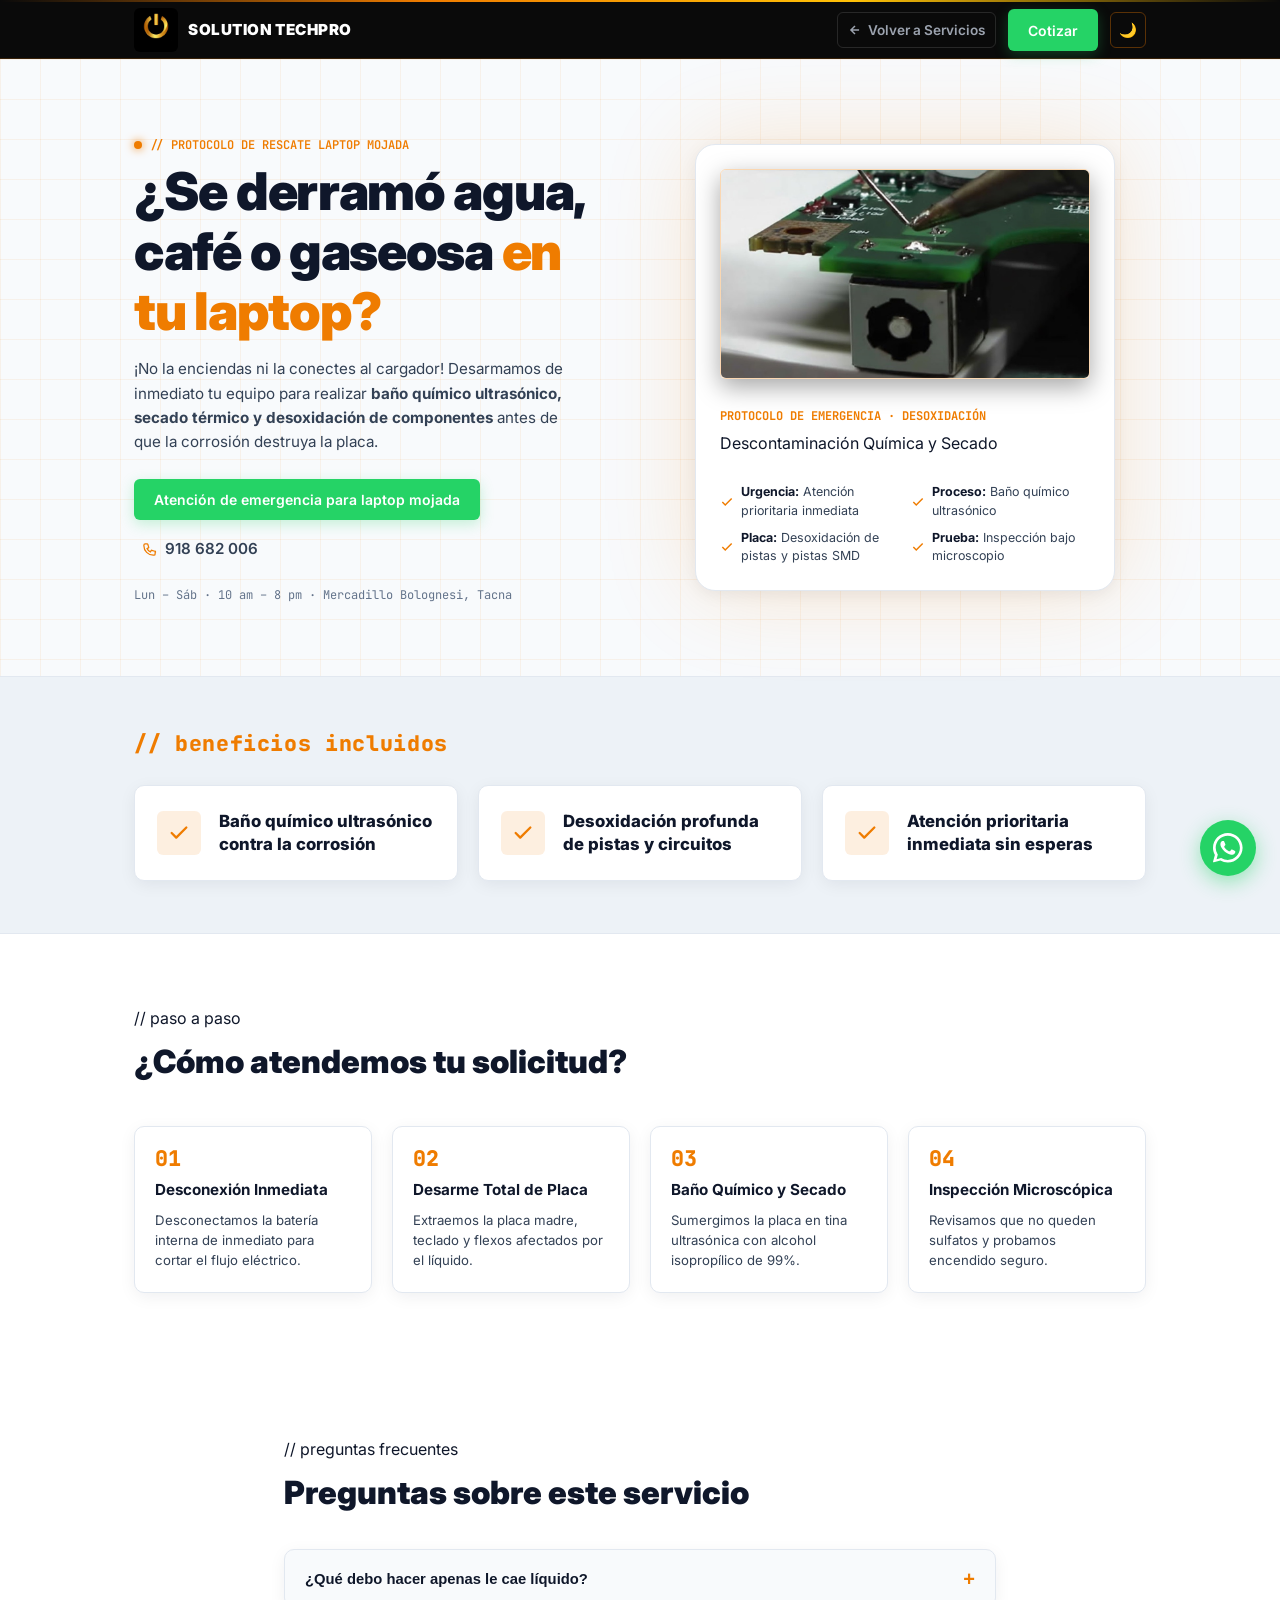
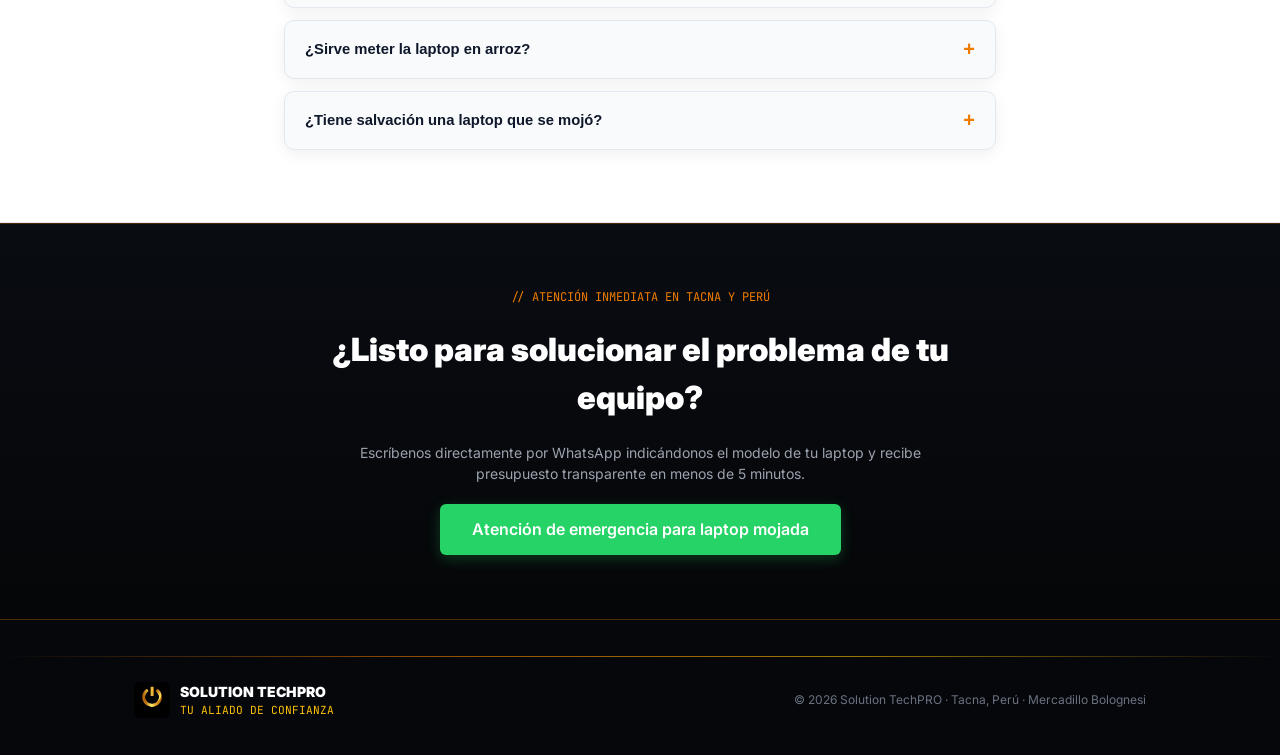
<file: mojadas.html>
<!DOCTYPE html>
<html lang="es">
<head>
  <meta charset="UTF-8" />
  <meta name="viewport" content="width=device-width, initial-scale=1.0" />
  <meta name="description" content="Servicio de emergencia para laptops mojadas en Tacna. Baño químico ultrasónico, secado térmico y desoxidación de circuitos." />
  <title>Rescate y Limpieza Ultrasónica de Laptops Mojadas · Solution TechPRO Tacna</title>
  <link rel="icon" type="image/png" href="assets/logo.png" />
  <!-- CSS Modular: General y Específico de Servicios -->
  <link rel="stylesheet" href="css/general.css" />
  <link rel="stylesheet" href="css/servicios.css" />
</head>
<body class="dark">

  <!-- NAVBAR -->
  <header class="navbar">
    <div class="navbar-accent-line"></div>
    <div class="container nav-container">
      <a href="index.html" class="brand-link">
        <img src="assets/logo.png" alt="Solution TechPRO" class="brand-logo" />
        <span class="brand-name">SOLUTION TECHPRO</span>
      </a>

      <div class="nav-subpage-actions">
        <a href="index.html#servicios" class="nav-link-back">
          <svg width="14" height="14" viewBox="0 0 24 24" fill="none" stroke="currentColor" stroke-width="2.5"><path d="M19 12H5M12 19l-7-7 7-7"/></svg>
          <span class="nav-back-text">Volver a Servicios</span>
        </a>
        <a href="https://wa.me/51918682006?text=Hola%2C%20es%20una%20EMERGENCIA%2C%20se%20me%20acaba%20de%20mojar%20la%20laptop%20con%20l%C3%ADquido.%20%C2%BFC%C3%B3mo%20procedo%3F" 
           target="_blank" rel="noopener noreferrer" class="wa-btn subpage-wa-btn">
          Cotizar
        </a>
        <button class="theme-toggle-btn" aria-label="Cambiar tema">🌙</button>
      </div>
    </div>
  </header>

  <main>
    <!-- HERO -->
    <section class="subpage-hero hero-grid">
      <div class="container hero-grid-layout">
        
        <div>
          <div class="hero-tag">
            <span class="hero-pulse-dot"></span>
            <span class="mono">// PROTOCOLO DE RESCATE LAPTOP MOJADA</span>
          </div>

          <h1 class="hero-title">
            ¿Se derramó agua, café o gaseosa <span class="highlight">en tu laptop?</span>
          </h1>

          <p class="hero-desc">
            ¡No la enciendas ni la conectes al cargador! Desarmamos de inmediato tu equipo para realizar <strong>baño químico ultrasónico, secado térmico y desoxidación de componentes</strong> antes de que la corrosión destruya la placa.
          </p>

          <div class="hero-actions">
            <a href="https://wa.me/51918682006?text=Hola%2C%20es%20una%20EMERGENCIA%2C%20se%20me%20acaba%20de%20mojar%20la%20laptop%20con%20l%C3%ADquido.%20%C2%BFC%C3%B3mo%20procedo%3F" 
               target="_blank" rel="noopener noreferrer" class="wa-btn">
              Atención de emergencia para laptop mojada
            </a>
            <span class="hero-phone-text">
              <svg width="15" height="15" fill="none" viewBox="0 0 24 24">
                <path d="M3 5a2 2 0 012-2h3.28a1 1 0 01.948.684l1.498 4.493a1 1 0 01-.502 1.21l-2.257 1.13a11.042 11.042 0 005.516 5.516l1.13-2.257a1 1 0 011.21-.502l4.493 1.498A1 1 0 0121 16.72V19a2 2 0 01-2 2h-1C9.716 21 3 14.284 3 6V5z"
                      stroke="currentColor" stroke-width="2" stroke-linecap="round" stroke-linejoin="round"/>
              </svg>
              <span>918 682 006</span>
            </span>
          </div>

          <p class="mono" style="font-size: 0.75rem; color: var(--text-muted); margin-top: 1.25rem;">
            Lun – Sáb · 10 am – 8 pm · Mercadillo Bolognesi, Tacna
          </p>
        </div>

        <!-- Tarjeta Visual con Imagen Real y Especificaciones Claras -->
        <div class="hero-card-wrapper">
          <div class="hero-card-glow"></div>
          <div class="hero-card subpage-hero-card">
            
            <div class="subpage-hero-img-box">
              <img src="img-servicios/Jack.jpg" alt="Rescate y Limpieza Ultrasónica de Laptops Mojadas · Solution TechPRO Tacna" loading="eager" />
            </div>

            <div class="subpage-hero-meta">
              <span class="subpage-meta-badge">PROTOCOLO DE EMERGENCIA · DESOXIDACIÓN</span>
              <p class="subpage-hero-card-title">Descontaminación Química y Secado</p>
            </div>

            <div class="subpage-specs-grid">
              <div class="subpage-spec-item">
                <svg width="14" height="14" viewBox="0 0 24 24" fill="none" stroke="currentColor" stroke-width="2.5"><path d="M20 6L9 17l-5-5"/></svg>
                <span><strong>Urgencia:</strong> Atención prioritaria inmediata</span>
              </div><div class="subpage-spec-item">
                <svg width="14" height="14" viewBox="0 0 24 24" fill="none" stroke="currentColor" stroke-width="2.5"><path d="M20 6L9 17l-5-5"/></svg>
                <span><strong>Proceso:</strong> Baño químico ultrasónico</span>
              </div><div class="subpage-spec-item">
                <svg width="14" height="14" viewBox="0 0 24 24" fill="none" stroke="currentColor" stroke-width="2.5"><path d="M20 6L9 17l-5-5"/></svg>
                <span><strong>Placa:</strong> Desoxidación de pistas y pistas SMD</span>
              </div><div class="subpage-spec-item">
                <svg width="14" height="14" viewBox="0 0 24 24" fill="none" stroke="currentColor" stroke-width="2.5"><path d="M20 6L9 17l-5-5"/></svg>
                <span><strong>Prueba:</strong> Inspección bajo microscopio</span>
              </div>
            </div>

          </div>
        </div>

      </div>
    </section>

    <!-- BENEFICIOS (SOLO TÍTULOS ESENCIALES) -->
    <section class="section-benefits-minimal">
      <div class="container">
        <h2 class="benefits-section-tag">// beneficios incluidos</h2>

        <div class="benefits-titles-grid">
          <div class="benefit-title-item">
            <div class="benefit-title-icon">
              <svg width="22" height="22" viewBox="0 0 24 24" fill="none" stroke="currentColor" stroke-width="2.5" stroke-linecap="round" stroke-linejoin="round">
                <path d="M20 6L9 17l-5-5"/>
              </svg>
            </div>
            <h3 class="benefit-title-text">Baño químico ultrasónico contra la corrosión</h3>
          </div><div class="benefit-title-item">
            <div class="benefit-title-icon">
              <svg width="22" height="22" viewBox="0 0 24 24" fill="none" stroke="currentColor" stroke-width="2.5" stroke-linecap="round" stroke-linejoin="round">
                <path d="M20 6L9 17l-5-5"/>
              </svg>
            </div>
            <h3 class="benefit-title-text">Desoxidación profunda de pistas y circuitos</h3>
          </div><div class="benefit-title-item">
            <div class="benefit-title-icon">
              <svg width="22" height="22" viewBox="0 0 24 24" fill="none" stroke="currentColor" stroke-width="2.5" stroke-linecap="round" stroke-linejoin="round">
                <path d="M20 6L9 17l-5-5"/>
              </svg>
            </div>
            <h3 class="benefit-title-text">Atención prioritaria inmediata sin esperas</h3>
          </div>
        </div>
      </div>
    </section>

    <!-- PROCESO DE 4 PASOS -->
    <section style="padding: 4.5rem 0; background-color: var(--bg-section-repuestos);">
      <div class="container">
        <span class="section-label">// paso a paso</span>
        <h2 style="font-size: 2rem; font-weight: 900; margin-top: 0.5rem; margin-bottom: 2.5rem; color: var(--text-primary);">
          ¿Cómo atendemos tu solicitud?
        </h2>

        <div class="steps-grid">
          <div class="tech-card step-card">
            <span class="step-num">01</span>
            <h3 style="font-size: 0.95rem; font-weight: 700; color: var(--text-primary);">Desconexión Inmediata</h3>
            <p style="font-size: 0.825rem; color: var(--text-secondary); line-height: 1.5;">
              Desconectamos la batería interna de inmediato para cortar el flujo eléctrico.
            </p>
          </div>

          <div class="tech-card step-card">
            <span class="step-num">02</span>
            <h3 style="font-size: 0.95rem; font-weight: 700; color: var(--text-primary);">Desarme Total de Placa</h3>
            <p style="font-size: 0.825rem; color: var(--text-secondary); line-height: 1.5;">
              Extraemos la placa madre, teclado y flexos afectados por el líquido.
            </p>
          </div>

          <div class="tech-card step-card">
            <span class="step-num">03</span>
            <h3 style="font-size: 0.95rem; font-weight: 700; color: var(--text-primary);">Baño Químico y Secado</h3>
            <p style="font-size: 0.825rem; color: var(--text-secondary); line-height: 1.5;">
              Sumergimos la placa en tina ultrasónica con alcohol isopropílico de 99%.
            </p>
          </div>

          <div class="tech-card step-card">
            <span class="step-num">04</span>
            <h3 style="font-size: 0.95rem; font-weight: 700; color: var(--text-primary);">Inspección Microscópica</h3>
            <p style="font-size: 0.825rem; color: var(--text-secondary); line-height: 1.5;">
              Revisamos que no queden sulfatos y probamos encendido seguro.
            </p>
          </div>
        </div>
      </div>
    </section>

    <!-- FAQ -->
    <section class="section-faq">
      <div class="container faq-container">
        <span class="section-label">// preguntas frecuentes</span>
        <h2 style="font-size: 2rem; font-weight: 900; margin-top: 0.5rem; margin-bottom: 2rem; color: var(--text-primary);">
          Preguntas sobre este servicio
        </h2>

        <div class="faq-list">
          <div class="tech-card faq-item">
            <button class="faq-question-btn">
              <span>¿Qué debo hacer apenas le cae líquido?</span>
              <span class="faq-toggle-icon">+</span>
            </button>
            <div class="faq-answer-panel">
              <p class="faq-answer-text">
                Desconecta el cargador, apágala de inmediato y ponla en posición de 'V' invertida sin prenderla.
              </p>
            </div>
          </div><div class="tech-card faq-item">
            <button class="faq-question-btn">
              <span>¿Sirve meter la laptop en arroz?</span>
              <span class="faq-toggle-icon">+</span>
            </button>
            <div class="faq-answer-panel">
              <p class="faq-answer-text">
                No, el arroz no frena el sulfato ni la corrosión del estaño; puede empeorar el daño.
              </p>
            </div>
          </div><div class="tech-card faq-item">
            <button class="faq-question-btn">
              <span>¿Tiene salvación una laptop que se mojó?</span>
              <span class="faq-toggle-icon">+</span>
            </button>
            <div class="faq-answer-panel">
              <p class="faq-answer-text">
                Si se atiende en las primeras horas antes de que la corrosión rompa las pistas, la tasa de éxito supera el 85%.
              </p>
            </div>
          </div>
        </div>
      </div>
    </section>

    <!-- CTA STRIP -->
    <section class="cta-strip">
      <div class="cta-strip-content">
        <span class="mono" style="font-size: 0.75rem; color: #EF7C00;">// ATENCIÓN INMEDIATA EN TACNA Y PERÚ</span>
        <h2 style="font-size: 2rem; font-weight: 900; color: #ffffff;">
          ¿Listo para solucionar el problema de tu equipo?
        </h2>
        <p style="font-size: 0.875rem; color: #9ca3af;">
          Escríbenos directamente por WhatsApp indicándonos el modelo de tu laptop y recibe presupuesto transparente en menos de 5 minutos.
        </p>
        <a href="https://wa.me/51918682006?text=Hola%2C%20es%20una%20EMERGENCIA%2C%20se%20me%20acaba%20de%20mojar%20la%20laptop%20con%20l%C3%ADquido.%20%C2%BFC%C3%B3mo%20procedo%3F" 
           target="_blank" rel="noopener noreferrer" class="wa-btn" style="padding: 0.85rem 2rem; font-size: 1rem;">
          Atención de emergencia para laptop mojada
        </a>
      </div>
    </section>
  </main>

  <!-- FOOTER -->
  <footer class="footer">
    <div class="footer-line"></div>
    <div class="container footer-flex">
      <a href="index.html" class="brand-link">
        <img src="assets/logo.png" alt="Solution TechPRO" style="height: 2.25rem; width: 2.25rem; object-fit: contain; border-radius: 6px;" />
        <div>
          <p style="color: #ffffff; font-weight: 900; font-size: 0.875rem;">SOLUTION TECHPRO</p>
          <p class="mono" style="color: #FFC107; font-size: 0.7rem;">TU ALIADO DE CONFIANZA</p>
        </div>
      </a>
      <p class="footer-copy">© 2026 Solution TechPRO · Tacna, Perú · Mercadillo Bolognesi</p>
    </div>
  </footer>

  <!-- Botón Flotante WhatsApp -->
  <a href="https://wa.me/51918682006?text=Hola%2C%20es%20una%20EMERGENCIA%2C%20se%20me%20acaba%20de%20mojar%20la%20laptop%20con%20l%C3%ADquido.%20%C2%BFC%C3%B3mo%20procedo%3F" 
     class="floating-whatsapp" 
     target="_blank" 
     rel="noopener noreferrer" 
     aria-label="Contactar por WhatsApp">
    <svg width="28" height="28" viewBox="0 0 24 24" fill="currentColor">
      <path d="M17.472 14.382c-.297-.149-1.758-.867-2.03-.967-.273-.099-.471-.148-.67.15-.197.297-.767.966-.94 1.164-.173.199-.347.223-.644.075-.297-.15-1.255-.463-2.39-1.475-.883-.788-1.48-1.761-1.653-2.059-.173-.297-.018-.458.13-.606.134-.133.298-.347.446-.52.149-.174.198-.298.298-.497.099-.198.05-.371-.025-.52-.075-.149-.669-1.612-.916-2.207-.242-.579-.487-.5-.669-.51-.173-.008-.371-.01-.57-.01-.198 0-.52.074-.792.372-.272.297-1.04 1.016-1.04 2.479 0 1.462 1.065 2.875 1.213 3.074.149.198 2.096 3.2 5.077 4.487.709.306 1.262.489 1.694.625.712.227 1.36.195 1.871.118.571-.085 1.758-.719 2.006-1.413.248-.694.248-1.289.173-1.413-.074-.124-.272-.198-.57-.347z"/>
      <path d="M12 0C5.373 0 0 5.373 0 12c0 2.122.554 4.115 1.523 5.845L.057 23.142a.5.5 0 00.617.617l5.297-1.466A11.943 11.943 0 0012 24c6.627 0 12-5.373 12-12S18.627 0 12 0zm0 21.818a9.805 9.805 0 01-5.013-1.376l-.359-.214-3.724 1.031 1.031-3.724-.214-.359A9.805 9.805 0 012.182 12C2.182 6.57 6.57 2.182 12 2.182c5.43 0 9.818 4.388 9.818 9.818 0 5.43-4.388 9.818-9.818 9.818z"/>
    </svg>
    <span class="floating-whatsapp-tooltip">¿Consultas? Escríbenos aquí</span>
  </a>

  <script src="script.js"></script>
</body>
</html>
</file>
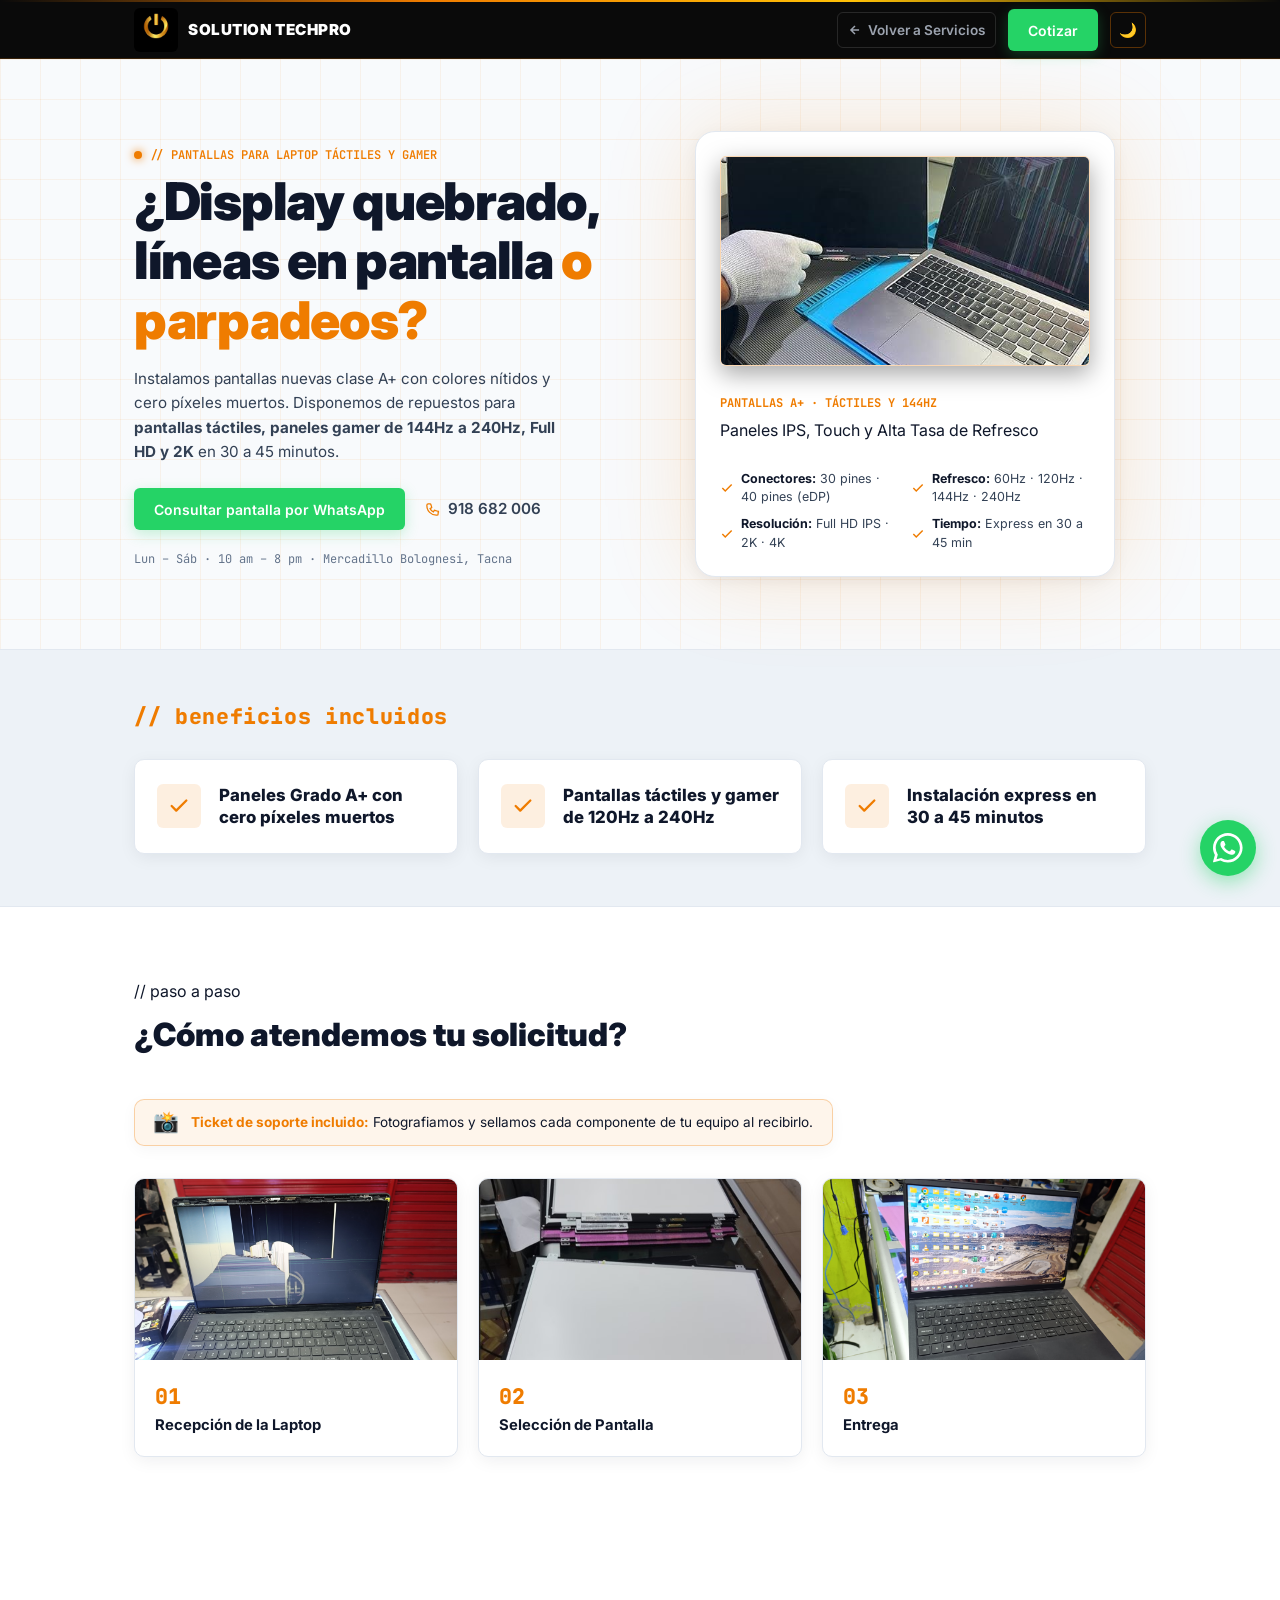
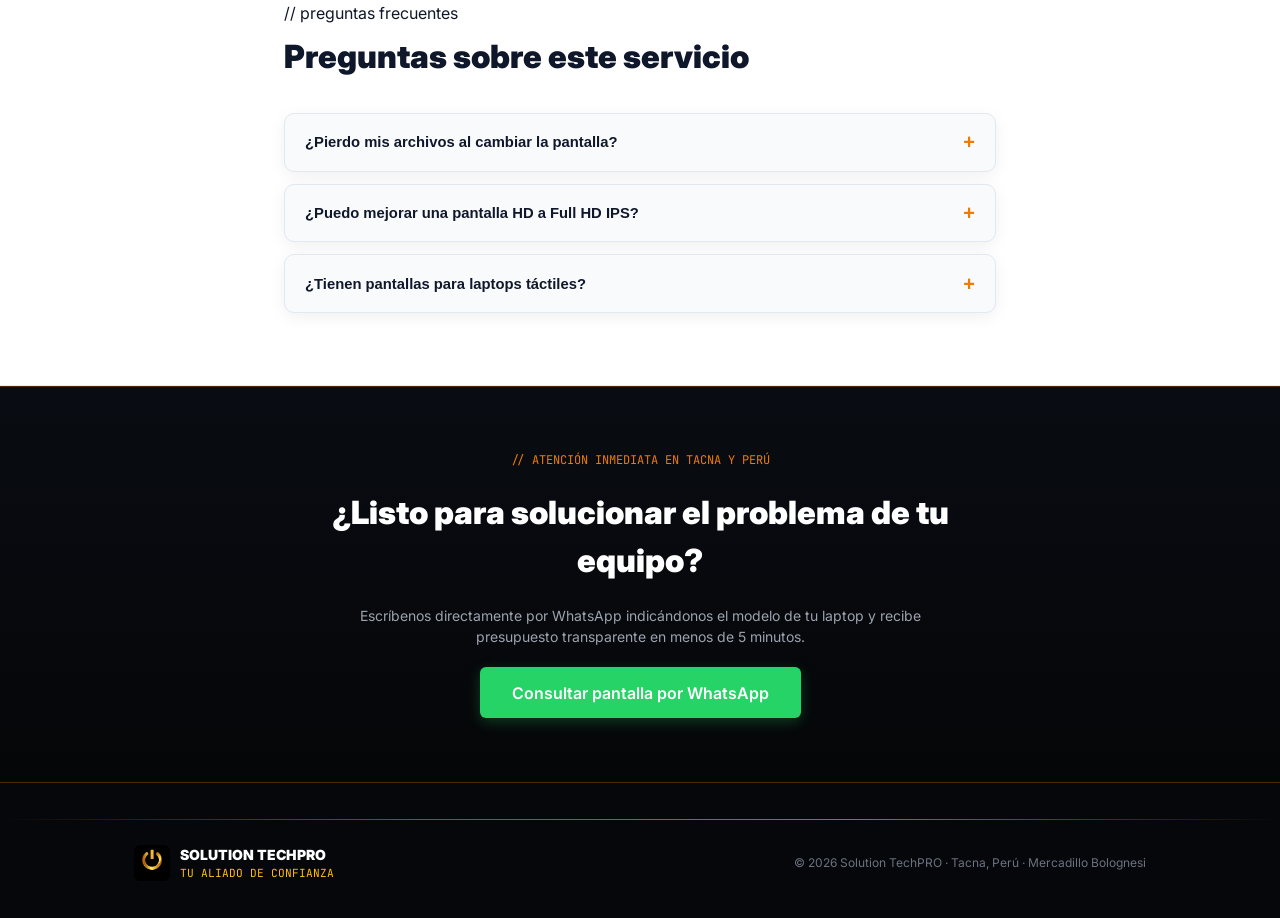
<file: pantallas.html>
<!DOCTYPE html>
<html lang="es">
<head>
  <meta charset="UTF-8" />
  <meta name="viewport" content="width=device-width, initial-scale=1.0" />
  <meta name="description" content="Cambio de pantallas para laptop en Tacna en 30 minutos. Calidad A+, táctiles, gamer 144Hz, Full HD, 30 y 40 pines con prueba técnica." />
  <title>Cambio de Pantallas para Laptop Táctiles y Gamer · Solution TechPRO Tacna</title>
  <link rel="icon" type="image/png" href="assets/logo.png" />
  <!-- CSS Modular: General y Específico de Servicios -->
  <link rel="stylesheet" href="css/general.css" />
  <link rel="stylesheet" href="css/servicios.css" />
</head>
<body class="dark">

  <!-- NAVBAR -->
  <header class="navbar">
    <div class="navbar-accent-line"></div>
    <div class="container nav-container">
      <a href="index.html" class="brand-link">
        <img src="assets/logo.png" alt="Solution TechPRO" class="brand-logo" />
        <span class="brand-name">SOLUTION TECHPRO</span>
      </a>

      <div class="nav-subpage-actions">
        <a href="index.html#servicios" class="nav-link-back">
          <svg width="14" height="14" viewBox="0 0 24 24" fill="none" stroke="currentColor" stroke-width="2.5"><path d="M19 12H5M12 19l-7-7 7-7"/></svg>
          <span class="nav-back-text">Volver a Servicios</span>
        </a>
        <a href="https://wa.me/51918682006?text=Hola%2C%20quisiera%20consultar%20la%20disponibilidad%20de%20una%20pantalla%20para%20mi%20laptop.%20El%20modelo%20es%3A" 
           target="_blank" rel="noopener noreferrer" class="wa-btn subpage-wa-btn">
          Cotizar
        </a>
        <button class="theme-toggle-btn" aria-label="Cambiar tema">🌙</button>
      </div>
    </div>
  </header>

  <main>
    <!-- HERO -->
    <section class="subpage-hero hero-grid">
      <div class="container hero-grid-layout">
        
        <div>
          <div class="hero-tag">
            <span class="hero-pulse-dot"></span>
            <span class="mono">// PANTALLAS PARA LAPTOP TÁCTILES Y GAMER</span>
          </div>

          <h1 class="hero-title">
            ¿Display quebrado, líneas en pantalla <span class="highlight">o parpadeos?</span>
          </h1>

          <p class="hero-desc">
            Instalamos pantallas nuevas clase A+ con colores nítidos y cero píxeles muertos. Disponemos de repuestos para <strong>pantallas táctiles, paneles gamer de 144Hz a 240Hz, Full HD y 2K</strong> en 30 a 45 minutos.
          </p>

          <div class="hero-actions">
            <a href="https://wa.me/51918682006?text=Hola%2C%20quisiera%20consultar%20la%20disponibilidad%20de%20una%20pantalla%20para%20mi%20laptop.%20El%20modelo%20es%3A" 
               target="_blank" rel="noopener noreferrer" class="wa-btn">
              Consultar pantalla por WhatsApp
            </a>
            <span class="hero-phone-text">
              <svg width="15" height="15" fill="none" viewBox="0 0 24 24">
                <path d="M3 5a2 2 0 012-2h3.28a1 1 0 01.948.684l1.498 4.493a1 1 0 01-.502 1.21l-2.257 1.13a11.042 11.042 0 005.516 5.516l1.13-2.257a1 1 0 011.21-.502l4.493 1.498A1 1 0 0121 16.72V19a2 2 0 01-2 2h-1C9.716 21 3 14.284 3 6V5z"
                      stroke="currentColor" stroke-width="2" stroke-linecap="round" stroke-linejoin="round"/>
              </svg>
              <span>918 682 006</span>
            </span>
          </div>

          <p class="mono" style="font-size: 0.75rem; color: var(--text-muted); margin-top: 1.25rem;">
            Lun – Sáb · 10 am – 8 pm · Mercadillo Bolognesi, Tacna
          </p>
        </div>

        <!-- Tarjeta Visual con Imagen Real y Especificaciones Claras -->
        <div class="hero-card-wrapper">
          <div class="hero-card-glow"></div>
          <div class="hero-card subpage-hero-card">
            
            <div class="subpage-hero-img-box">
              <img src="img-servicios/cambio%20de%20pantalla.jpg" alt="Cambio de Pantallas para Laptop Táctiles y Gamer · Solution TechPRO Tacna" loading="eager" />
            </div>

            <div class="subpage-hero-meta">
              <span class="subpage-meta-badge">PANTALLAS A+ · TÁCTILES Y 144HZ</span>
              <p class="subpage-hero-card-title">Paneles IPS, Touch y Alta Tasa de Refresco</p>
            </div>

            <div class="subpage-specs-grid">
              <div class="subpage-spec-item">
                <svg width="14" height="14" viewBox="0 0 24 24" fill="none" stroke="currentColor" stroke-width="2.5"><path d="M20 6L9 17l-5-5"/></svg>
                <span><strong>Conectores:</strong> 30 pines · 40 pines (eDP)</span>
              </div><div class="subpage-spec-item">
                <svg width="14" height="14" viewBox="0 0 24 24" fill="none" stroke="currentColor" stroke-width="2.5"><path d="M20 6L9 17l-5-5"/></svg>
                <span><strong>Refresco:</strong> 60Hz · 120Hz · 144Hz · 240Hz</span>
              </div><div class="subpage-spec-item">
                <svg width="14" height="14" viewBox="0 0 24 24" fill="none" stroke="currentColor" stroke-width="2.5"><path d="M20 6L9 17l-5-5"/></svg>
                <span><strong>Resolución:</strong> Full HD IPS · 2K · 4K</span>
              </div><div class="subpage-spec-item">
                <svg width="14" height="14" viewBox="0 0 24 24" fill="none" stroke="currentColor" stroke-width="2.5"><path d="M20 6L9 17l-5-5"/></svg>
                <span><strong>Tiempo:</strong> Express en 30 a 45 min</span>
              </div>
            </div>

          </div>
        </div>

      </div>
    </section>

    <!-- BENEFICIOS (SOLO TÍTULOS ESENCIALES) -->
    <section class="section-benefits-minimal">
      <div class="container">
        <h2 class="benefits-section-tag">// beneficios incluidos</h2>

        <div class="benefits-titles-grid">
          <div class="benefit-title-item">
            <div class="benefit-title-icon">
              <svg width="22" height="22" viewBox="0 0 24 24" fill="none" stroke="currentColor" stroke-width="2.5" stroke-linecap="round" stroke-linejoin="round">
                <path d="M20 6L9 17l-5-5"/>
              </svg>
            </div>
            <h3 class="benefit-title-text">Paneles Grado A+ con cero píxeles muertos</h3>
          </div><div class="benefit-title-item">
            <div class="benefit-title-icon">
              <svg width="22" height="22" viewBox="0 0 24 24" fill="none" stroke="currentColor" stroke-width="2.5" stroke-linecap="round" stroke-linejoin="round">
                <path d="M20 6L9 17l-5-5"/>
              </svg>
            </div>
            <h3 class="benefit-title-text">Pantallas táctiles y gamer de 120Hz a 240Hz</h3>
          </div><div class="benefit-title-item">
            <div class="benefit-title-icon">
              <svg width="22" height="22" viewBox="0 0 24 24" fill="none" stroke="currentColor" stroke-width="2.5" stroke-linecap="round" stroke-linejoin="round">
                <path d="M20 6L9 17l-5-5"/>
              </svg>
            </div>
            <h3 class="benefit-title-text">Instalación express en 30 a 45 minutos</h3>
          </div>
        </div>
      </div>
    </section>

    <!-- PROCESO DE 4 PASOS -->
    <section style="padding: 4.5rem 0; background-color: var(--bg-section-repuestos);">
      <div class="container">
        <span class="section-label">// paso a paso</span>
        <h2 style="font-size: 2rem; font-weight: 900; margin-top: 0.5rem; margin-bottom: 2.5rem; color: var(--text-primary);">
          ¿Cómo atendemos tu solicitud?
        </h2>

        <!-- Ticket de Soporte Incluido -->
        <div class="support-ticket-banner">
          <span class="ticket-icon">📸</span>
          <div class="ticket-text">
            <strong>Ticket de soporte incluido:</strong> Fotografiamos y sellamos cada componente de tu equipo al recibirlo.
          </div>
        </div>

        <div class="steps-grid">
          <!-- Paso 1 -->
          <div class="tech-card step-card has-img">
            <div class="step-card-img-wrap">
              <img src="assets/Pantallas/paso1.jpg" alt="Recepción de la laptop y diagnóstico de display" loading="lazy" />
            </div>
            <div class="step-card-body">
              <span class="step-num">01</span>
              <h3>Recepción de la Laptop</h3>
            </div>
          </div>

          <!-- Paso 2 -->
          <div class="tech-card step-card has-img">
            <div class="step-card-img-wrap">
              <img src="assets/Pantallas/paso2.jpg" alt="Selección del display y compatibilidad de flex eDP" loading="lazy" />
            </div>
            <div class="step-card-body">
              <span class="step-num">02</span>
              <h3>Selección de Pantalla</h3>
            </div>
          </div>

          <!-- Paso 3 -->
          <div class="tech-card step-card has-img">
            <div class="step-card-img-wrap">
              <img src="assets/Pantallas/paso3.jpg" alt="Instalación probada y entrega de laptop con pantalla nueva" loading="lazy" />
            </div>
            <div class="step-card-body">
              <span class="step-num">03</span>
              <h3>Entrega</h3>
            </div>
          </div>
        </div>
      </div>
    </section>

    <!-- FAQ -->
    <section class="section-faq">
      <div class="container faq-container">
        <span class="section-label">// preguntas frecuentes</span>
        <h2 style="font-size: 2rem; font-weight: 900; margin-top: 0.5rem; margin-bottom: 2rem; color: var(--text-primary);">
          Preguntas sobre este servicio
        </h2>

        <div class="faq-list">
          <div class="tech-card faq-item">
            <button class="faq-question-btn">
              <span>¿Pierdo mis archivos al cambiar la pantalla?</span>
              <span class="faq-toggle-icon">+</span>
            </button>
            <div class="faq-answer-panel">
              <p class="faq-answer-text">
                No, la pantalla es solo salida de video; tus datos quedan 100% seguros.
              </p>
            </div>
          </div><div class="tech-card faq-item">
            <button class="faq-question-btn">
              <span>¿Puedo mejorar una pantalla HD a Full HD IPS?</span>
              <span class="faq-toggle-icon">+</span>
            </button>
            <div class="faq-answer-panel">
              <p class="faq-answer-text">
                En la mayoría de casos sí, si el flex de placa admite eDP de 2 canales.
              </p>
            </div>
          </div><div class="tech-card faq-item">
            <button class="faq-question-btn">
              <span>¿Tienen pantallas para laptops táctiles?</span>
              <span class="faq-toggle-icon">+</span>
            </button>
            <div class="faq-answer-panel">
              <p class="faq-answer-text">
                Sí, contamos con módulos completos táctiles y displays ultrabook.
              </p>
            </div>
          </div>
        </div>
      </div>
    </section>

    <!-- CTA STRIP -->
    <section class="cta-strip">
      <div class="cta-strip-content">
        <span class="mono" style="font-size: 0.75rem; color: #EF7C00;">// ATENCIÓN INMEDIATA EN TACNA Y PERÚ</span>
        <h2 style="font-size: 2rem; font-weight: 900; color: #ffffff;">
          ¿Listo para solucionar el problema de tu equipo?
        </h2>
        <p style="font-size: 0.875rem; color: #9ca3af;">
          Escríbenos directamente por WhatsApp indicándonos el modelo de tu laptop y recibe presupuesto transparente en menos de 5 minutos.
        </p>
        <a href="https://wa.me/51918682006?text=Hola%2C%20quisiera%20consultar%20la%20disponibilidad%20de%20una%20pantalla%20para%20mi%20laptop.%20El%20modelo%20es%3A" 
           target="_blank" rel="noopener noreferrer" class="wa-btn" style="padding: 0.85rem 2rem; font-size: 1rem;">
          Consultar pantalla por WhatsApp
        </a>
      </div>
    </section>
  </main>

  <!-- FOOTER -->
  <footer class="footer">
    <div class="footer-line"></div>
    <div class="container footer-flex">
      <a href="index.html" class="brand-link">
        <img src="assets/logo.png" alt="Solution TechPRO" style="height: 2.25rem; width: 2.25rem; object-fit: contain; border-radius: 6px;" />
        <div>
          <p style="color: #ffffff; font-weight: 900; font-size: 0.875rem;">SOLUTION TECHPRO</p>
          <p class="mono" style="color: #FFC107; font-size: 0.7rem;">TU ALIADO DE CONFIANZA</p>
        </div>
      </a>
      <p class="footer-copy">© 2026 Solution TechPRO · Tacna, Perú · Mercadillo Bolognesi</p>
    </div>
  </footer>

  <!-- Botón Flotante WhatsApp -->
  <a href="https://wa.me/51918682006?text=Hola%2C%20quisiera%20consultar%20la%20disponibilidad%20de%20una%20pantalla%20para%20mi%20laptop.%20El%20modelo%20es%3A" 
     class="floating-whatsapp" 
     target="_blank" 
     rel="noopener noreferrer" 
     aria-label="Contactar por WhatsApp">
    <svg width="28" height="28" viewBox="0 0 24 24" fill="currentColor">
      <path d="M17.472 14.382c-.297-.149-1.758-.867-2.03-.967-.273-.099-.471-.148-.67.15-.197.297-.767.966-.94 1.164-.173.199-.347.223-.644.075-.297-.15-1.255-.463-2.39-1.475-.883-.788-1.48-1.761-1.653-2.059-.173-.297-.018-.458.13-.606.134-.133.298-.347.446-.52.149-.174.198-.298.298-.497.099-.198.05-.371-.025-.52-.075-.149-.669-1.612-.916-2.207-.242-.579-.487-.5-.669-.51-.173-.008-.371-.01-.57-.01-.198 0-.52.074-.792.372-.272.297-1.04 1.016-1.04 2.479 0 1.462 1.065 2.875 1.213 3.074.149.198 2.096 3.2 5.077 4.487.709.306 1.262.489 1.694.625.712.227 1.36.195 1.871.118.571-.085 1.758-.719 2.006-1.413.248-.694.248-1.289.173-1.413-.074-.124-.272-.198-.57-.347z"/>
      <path d="M12 0C5.373 0 0 5.373 0 12c0 2.122.554 4.115 1.523 5.845L.057 23.142a.5.5 0 00.617.617l5.297-1.466A11.943 11.943 0 0012 24c6.627 0 12-5.373 12-12S18.627 0 12 0zm0 21.818a9.805 9.805 0 01-5.013-1.376l-.359-.214-3.724 1.031 1.031-3.724-.214-.359A9.805 9.805 0 012.182 12C2.182 6.57 6.57 2.182 12 2.182c5.43 0 9.818 4.388 9.818 9.818 0 5.43-4.388 9.818-9.818 9.818z"/>
    </svg>
    <span class="floating-whatsapp-tooltip">¿Consultas? Escríbenos aquí</span>
  </a>

  <script src="script.js"></script>
</body>
</html>
</file>
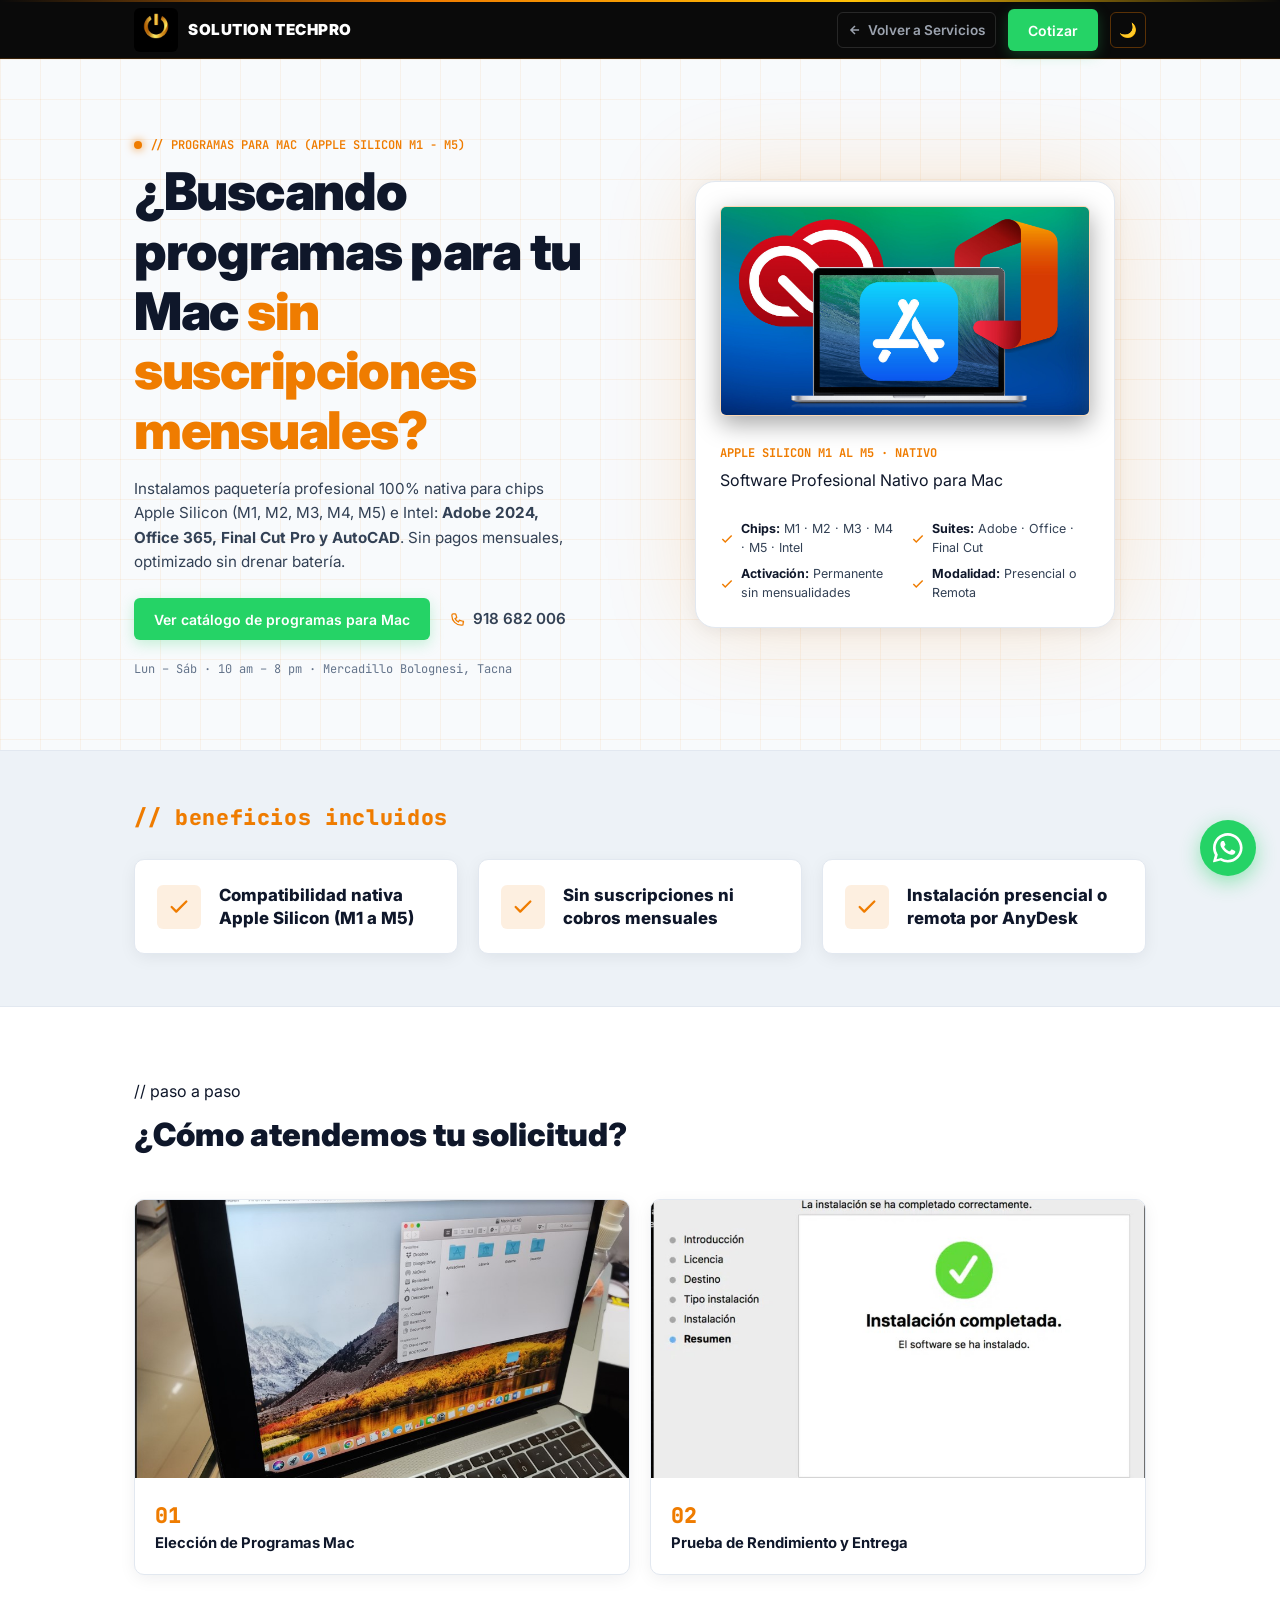
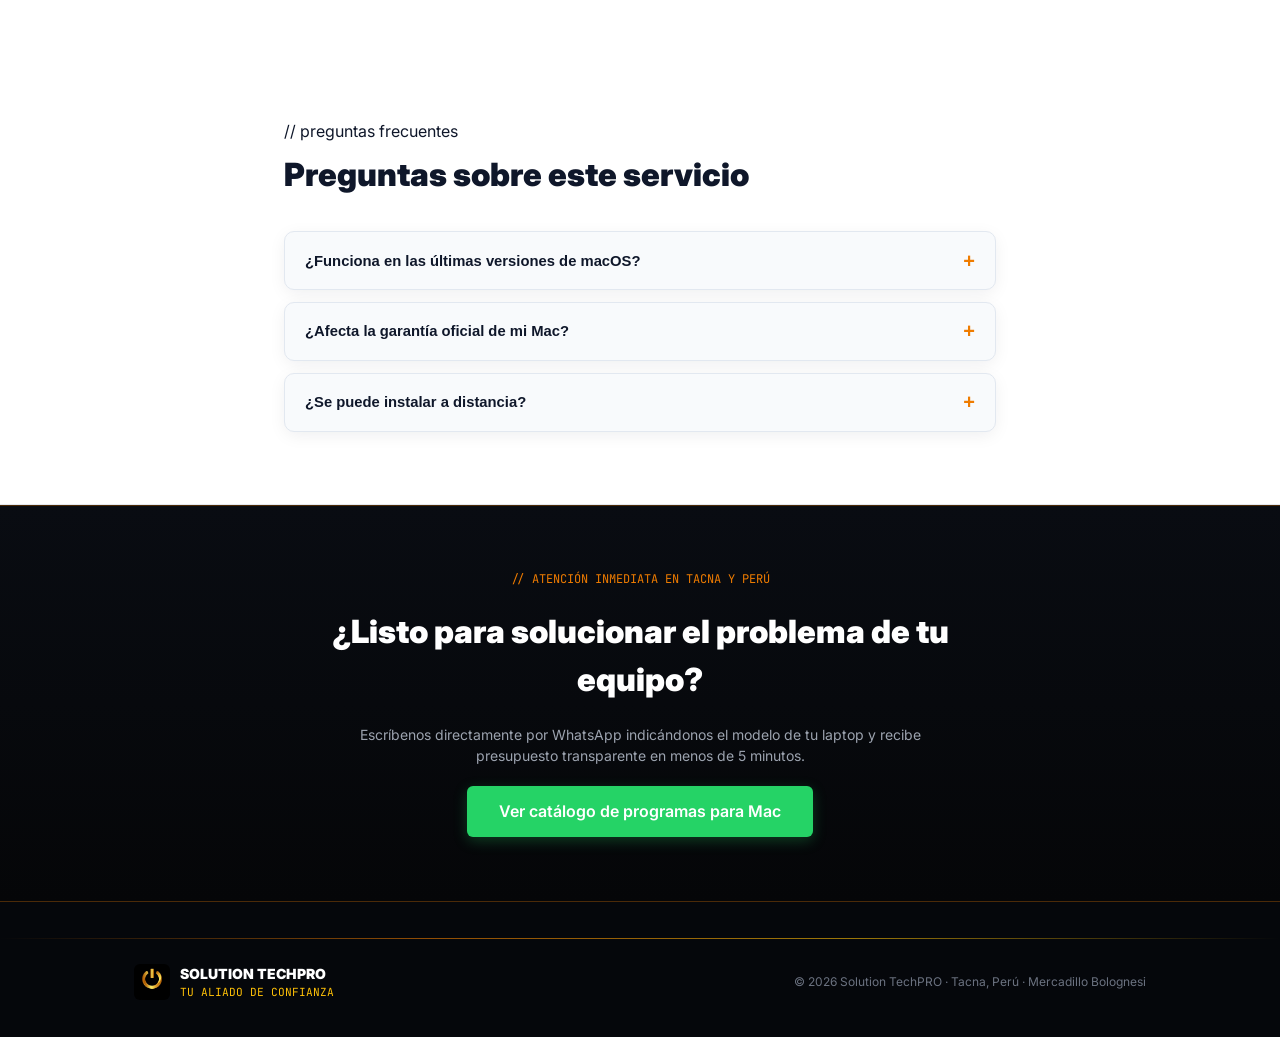
<file: programas-mac.html>
<!DOCTYPE html>
<html lang="es">
<head>
  <meta charset="UTF-8" />
  <meta name="viewport" content="width=device-width, initial-scale=1.0" />
  <meta name="description" content="Instalación de programas para Mac en Tacna. Compatible Apple Silicon M1 a M5 e Intel. Adobe 2024, Office 365, Final Cut Pro sin suscripciones." />
  <title>Programas y Software para Mac Apple M1 a M5 · Solution TechPRO Tacna</title>
  <link rel="icon" type="image/png" href="assets/logo.png" />
  <!-- CSS Modular: General y Específico de Servicios -->
  <link rel="stylesheet" href="css/general.css" />
  <link rel="stylesheet" href="css/servicios.css" />
</head>
<body class="dark">

  <!-- NAVBAR -->
  <header class="navbar">
    <div class="navbar-accent-line"></div>
    <div class="container nav-container">
      <a href="index.html" class="brand-link">
        <img src="assets/logo.png" alt="Solution TechPRO" class="brand-logo" />
        <span class="brand-name">SOLUTION TECHPRO</span>
      </a>

      <div class="nav-subpage-actions">
        <a href="index.html#servicios" class="nav-link-back">
          <svg width="14" height="14" viewBox="0 0 24 24" fill="none" stroke="currentColor" stroke-width="2.5"><path d="M19 12H5M12 19l-7-7 7-7"/></svg>
          <span class="nav-back-text">Volver a Servicios</span>
        </a>
        <a href="https://wa.me/51918682006?text=Hola%2C%20quisiera%20consultar%20sobre%20la%20instalaci%C3%B3n%20de%20programas%20para%20mi%20Mac%20%28Apple%20Silicon%20/%20Intel%29." 
           target="_blank" rel="noopener noreferrer" class="wa-btn subpage-wa-btn">
          Cotizar
        </a>
        <button class="theme-toggle-btn" aria-label="Cambiar tema">🌙</button>
      </div>
    </div>
  </header>

  <main>
    <!-- HERO -->
    <section class="subpage-hero hero-grid">
      <div class="container hero-grid-layout">
        
        <div>
          <div class="hero-tag">
            <span class="hero-pulse-dot"></span>
            <span class="mono">// PROGRAMAS PARA MAC (APPLE SILICON M1 - M5)</span>
          </div>

          <h1 class="hero-title">
            ¿Buscando programas para tu Mac <span class="highlight">sin suscripciones mensuales?</span>
          </h1>

          <p class="hero-desc">
            Instalamos paquetería profesional 100% nativa para chips Apple Silicon (M1, M2, M3, M4, M5) e Intel: <strong>Adobe 2024, Office 365, Final Cut Pro y AutoCAD</strong>. Sin pagos mensuales, optimizado sin drenar batería.
          </p>

          <div class="hero-actions">
            <a href="https://wa.me/51918682006?text=Hola%2C%20quisiera%20consultar%20sobre%20la%20instalaci%C3%B3n%20de%20programas%20para%20mi%20Mac%20%28Apple%20Silicon%20/%20Intel%29." 
               target="_blank" rel="noopener noreferrer" class="wa-btn">
              Ver catálogo de programas para Mac
            </a>
            <span class="hero-phone-text">
              <svg width="15" height="15" fill="none" viewBox="0 0 24 24">
                <path d="M3 5a2 2 0 012-2h3.28a1 1 0 01.948.684l1.498 4.493a1 1 0 01-.502 1.21l-2.257 1.13a11.042 11.042 0 005.516 5.516l1.13-2.257a1 1 0 011.21-.502l4.493 1.498A1 1 0 0121 16.72V19a2 2 0 01-2 2h-1C9.716 21 3 14.284 3 6V5z"
                      stroke="currentColor" stroke-width="2" stroke-linecap="round" stroke-linejoin="round"/>
              </svg>
              <span>918 682 006</span>
            </span>
          </div>

          <p class="mono" style="font-size: 0.75rem; color: var(--text-muted); margin-top: 1.25rem;">
            Lun – Sáb · 10 am – 8 pm · Mercadillo Bolognesi, Tacna
          </p>
        </div>

        <!-- Tarjeta Visual con Imagen Real y Especificaciones Claras -->
        <div class="hero-card-wrapper">
          <div class="hero-card-glow"></div>
          <div class="hero-card subpage-hero-card">
            
            <div class="subpage-hero-img-box">
              <img src="img-servicios/software%20mac(programa%20mac).jpeg" alt="Programas y Software para Mac Apple M1 a M5 · Solution TechPRO Tacna" loading="eager" />
            </div>

            <div class="subpage-hero-meta">
              <span class="subpage-meta-badge">APPLE SILICON M1 AL M5 · NATIVO</span>
              <p class="subpage-hero-card-title">Software Profesional Nativo para Mac</p>
            </div>

            <div class="subpage-specs-grid">
              <div class="subpage-spec-item">
                <svg width="14" height="14" viewBox="0 0 24 24" fill="none" stroke="currentColor" stroke-width="2.5"><path d="M20 6L9 17l-5-5"/></svg>
                <span><strong>Chips:</strong> M1 · M2 · M3 · M4 · M5 · Intel</span>
              </div><div class="subpage-spec-item">
                <svg width="14" height="14" viewBox="0 0 24 24" fill="none" stroke="currentColor" stroke-width="2.5"><path d="M20 6L9 17l-5-5"/></svg>
                <span><strong>Suites:</strong> Adobe · Office · Final Cut</span>
              </div><div class="subpage-spec-item">
                <svg width="14" height="14" viewBox="0 0 24 24" fill="none" stroke="currentColor" stroke-width="2.5"><path d="M20 6L9 17l-5-5"/></svg>
                <span><strong>Activación:</strong> Permanente sin mensualidades</span>
              </div><div class="subpage-spec-item">
                <svg width="14" height="14" viewBox="0 0 24 24" fill="none" stroke="currentColor" stroke-width="2.5"><path d="M20 6L9 17l-5-5"/></svg>
                <span><strong>Modalidad:</strong> Presencial o Remota</span>
              </div>
            </div>

          </div>
        </div>

      </div>
    </section>

    <!-- BENEFICIOS (SOLO TÍTULOS ESENCIALES) -->
    <section class="section-benefits-minimal">
      <div class="container">
        <h2 class="benefits-section-tag">// beneficios incluidos</h2>

        <div class="benefits-titles-grid">
          <div class="benefit-title-item">
            <div class="benefit-title-icon">
              <svg width="22" height="22" viewBox="0 0 24 24" fill="none" stroke="currentColor" stroke-width="2.5" stroke-linecap="round" stroke-linejoin="round">
                <path d="M20 6L9 17l-5-5"/>
              </svg>
            </div>
            <h3 class="benefit-title-text">Compatibilidad nativa Apple Silicon (M1 a M5)</h3>
          </div><div class="benefit-title-item">
            <div class="benefit-title-icon">
              <svg width="22" height="22" viewBox="0 0 24 24" fill="none" stroke="currentColor" stroke-width="2.5" stroke-linecap="round" stroke-linejoin="round">
                <path d="M20 6L9 17l-5-5"/>
              </svg>
            </div>
            <h3 class="benefit-title-text">Sin suscripciones ni cobros mensuales</h3>
          </div><div class="benefit-title-item">
            <div class="benefit-title-icon">
              <svg width="22" height="22" viewBox="0 0 24 24" fill="none" stroke="currentColor" stroke-width="2.5" stroke-linecap="round" stroke-linejoin="round">
                <path d="M20 6L9 17l-5-5"/>
              </svg>
            </div>
            <h3 class="benefit-title-text">Instalación presencial o remota por AnyDesk</h3>
          </div>
        </div>
      </div>
    </section>

    <!-- PROCESO DE 4 PASOS -->
    <section style="padding: 4.5rem 0; background-color: var(--bg-section-repuestos);">
      <div class="container">
        <span class="section-label">// paso a paso</span>
        <h2 style="font-size: 2rem; font-weight: 900; margin-top: 0.5rem; margin-bottom: 2.5rem; color: var(--text-primary);">
          ¿Cómo atendemos tu solicitud?
        </h2>

        <div class="steps-grid">
          <!-- Paso 1 -->
          <div class="tech-card step-card has-img">
            <div class="step-card-img-wrap">
              <img src="assets/SoftwareMac/paso1.jpg" alt="Elección de programas para macOS Apple Silicon e Intel" loading="lazy" />
            </div>
            <div class="step-card-body">
              <span class="step-num">01</span>
              <h3>Elección de Programas Mac</h3>
            </div>
          </div>

          <!-- Paso 2 -->
          <div class="tech-card step-card has-img">
            <div class="step-card-img-wrap">
              <img src="assets/SoftwareMac/paso2.jpg" alt="Prueba de rendimiento y entrega del equipo Mac" loading="lazy" />
            </div>
            <div class="step-card-body">
              <span class="step-num">02</span>
              <h3>Prueba de Rendimiento y Entrega</h3>
            </div>
          </div>
        </div>
      </div>
    </section>

    <!-- FAQ -->
    <section class="section-faq">
      <div class="container faq-container">
        <span class="section-label">// preguntas frecuentes</span>
        <h2 style="font-size: 2rem; font-weight: 900; margin-top: 0.5rem; margin-bottom: 2rem; color: var(--text-primary);">
          Preguntas sobre este servicio
        </h2>

        <div class="faq-list">
          <div class="tech-card faq-item">
            <button class="faq-question-btn">
              <span>¿Funciona en las últimas versiones de macOS?</span>
              <span class="faq-toggle-icon">+</span>
            </button>
            <div class="faq-answer-panel">
              <p class="faq-answer-text">
                Sí, versiones totalmente testeadas y estables para macOS Sequoia y anteriores.
              </p>
            </div>
          </div><div class="tech-card faq-item">
            <button class="faq-question-btn">
              <span>¿Afecta la garantía oficial de mi Mac?</span>
              <span class="faq-toggle-icon">+</span>
            </button>
            <div class="faq-answer-panel">
              <p class="faq-answer-text">
                No, no se realiza jailbreak ni se altera el sistema operativo original.
              </p>
            </div>
          </div><div class="tech-card faq-item">
            <button class="faq-question-btn">
              <span>¿Se puede instalar a distancia?</span>
              <span class="faq-toggle-icon">+</span>
            </button>
            <div class="faq-answer-panel">
              <p class="faq-answer-text">
                Sí, realizamos la instalación remota segura vía AnyDesk en menos de 45 minutos.
              </p>
            </div>
          </div>
        </div>
      </div>
    </section>

    <!-- CTA STRIP -->
    <section class="cta-strip">
      <div class="cta-strip-content">
        <span class="mono" style="font-size: 0.75rem; color: #EF7C00;">// ATENCIÓN INMEDIATA EN TACNA Y PERÚ</span>
        <h2 style="font-size: 2rem; font-weight: 900; color: #ffffff;">
          ¿Listo para solucionar el problema de tu equipo?
        </h2>
        <p style="font-size: 0.875rem; color: #9ca3af;">
          Escríbenos directamente por WhatsApp indicándonos el modelo de tu laptop y recibe presupuesto transparente en menos de 5 minutos.
        </p>
        <a href="https://wa.me/51918682006?text=Hola%2C%20quisiera%20consultar%20sobre%20la%20instalaci%C3%B3n%20de%20programas%20para%20mi%20Mac%20%28Apple%20Silicon%20/%20Intel%29." 
           target="_blank" rel="noopener noreferrer" class="wa-btn" style="padding: 0.85rem 2rem; font-size: 1rem;">
          Ver catálogo de programas para Mac
        </a>
      </div>
    </section>
  </main>

  <!-- FOOTER -->
  <footer class="footer">
    <div class="footer-line"></div>
    <div class="container footer-flex">
      <a href="index.html" class="brand-link">
        <img src="assets/logo.png" alt="Solution TechPRO" style="height: 2.25rem; width: 2.25rem; object-fit: contain; border-radius: 6px;" />
        <div>
          <p style="color: #ffffff; font-weight: 900; font-size: 0.875rem;">SOLUTION TECHPRO</p>
          <p class="mono" style="color: #FFC107; font-size: 0.7rem;">TU ALIADO DE CONFIANZA</p>
        </div>
      </a>
      <p class="footer-copy">© 2026 Solution TechPRO · Tacna, Perú · Mercadillo Bolognesi</p>
    </div>
  </footer>

  <!-- Botón Flotante WhatsApp -->
  <a href="https://wa.me/51918682006?text=Hola%2C%20quisiera%20consultar%20sobre%20la%20instalaci%C3%B3n%20de%20programas%20para%20mi%20Mac%20%28Apple%20Silicon%20/%20Intel%29." 
     class="floating-whatsapp" 
     target="_blank" 
     rel="noopener noreferrer" 
     aria-label="Contactar por WhatsApp">
    <svg width="28" height="28" viewBox="0 0 24 24" fill="currentColor">
      <path d="M17.472 14.382c-.297-.149-1.758-.867-2.03-.967-.273-.099-.471-.148-.67.15-.197.297-.767.966-.94 1.164-.173.199-.347.223-.644.075-.297-.15-1.255-.463-2.39-1.475-.883-.788-1.48-1.761-1.653-2.059-.173-.297-.018-.458.13-.606.134-.133.298-.347.446-.52.149-.174.198-.298.298-.497.099-.198.05-.371-.025-.52-.075-.149-.669-1.612-.916-2.207-.242-.579-.487-.5-.669-.51-.173-.008-.371-.01-.57-.01-.198 0-.52.074-.792.372-.272.297-1.04 1.016-1.04 2.479 0 1.462 1.065 2.875 1.213 3.074.149.198 2.096 3.2 5.077 4.487.709.306 1.262.489 1.694.625.712.227 1.36.195 1.871.118.571-.085 1.758-.719 2.006-1.413.248-.694.248-1.289.173-1.413-.074-.124-.272-.198-.57-.347z"/>
      <path d="M12 0C5.373 0 0 5.373 0 12c0 2.122.554 4.115 1.523 5.845L.057 23.142a.5.5 0 00.617.617l5.297-1.466A11.943 11.943 0 0012 24c6.627 0 12-5.373 12-12S18.627 0 12 0zm0 21.818a9.805 9.805 0 01-5.013-1.376l-.359-.214-3.724 1.031 1.031-3.724-.214-.359A9.805 9.805 0 012.182 12C2.182 6.57 6.57 2.182 12 2.182c5.43 0 9.818 4.388 9.818 9.818 0 5.43-4.388 9.818-9.818 9.818z"/>
    </svg>
    <span class="floating-whatsapp-tooltip">¿Consultas? Escríbenos aquí</span>
  </a>

  <script src="script.js"></script>
</body>
</html>
</file>
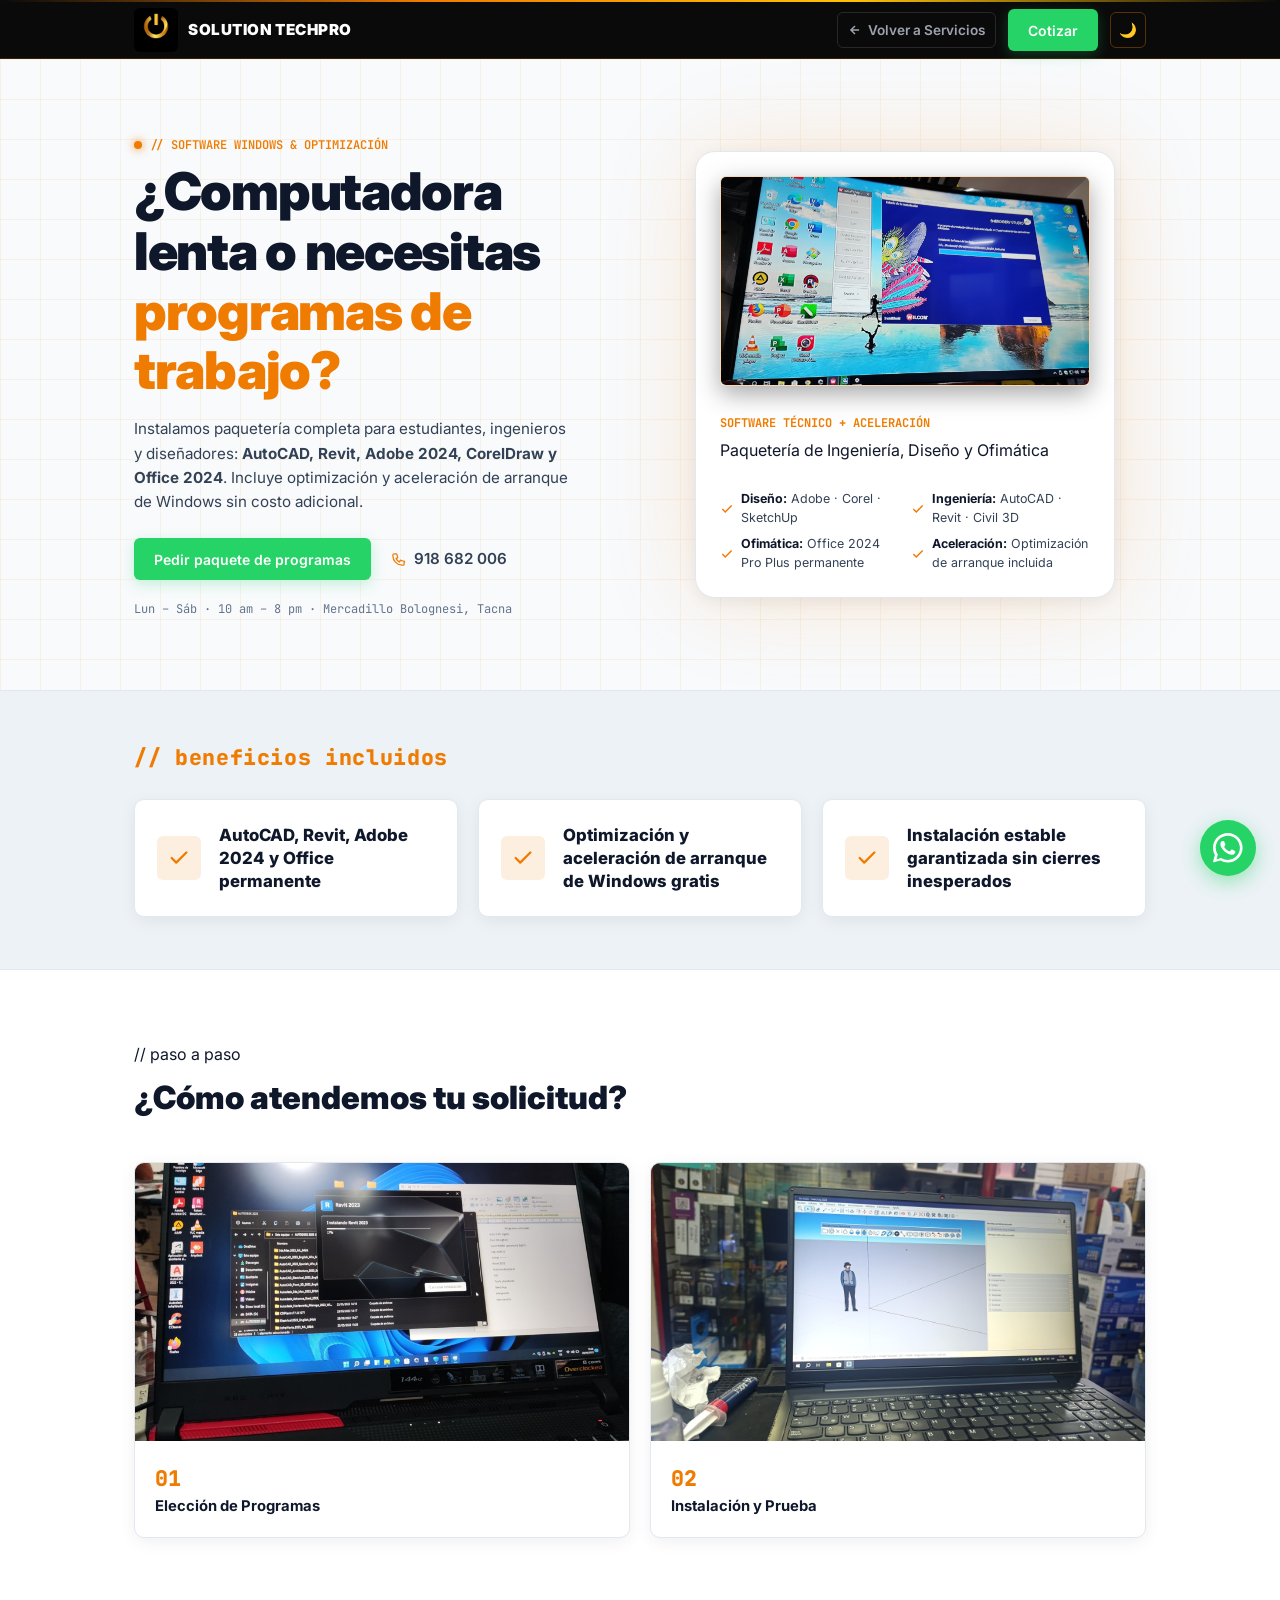
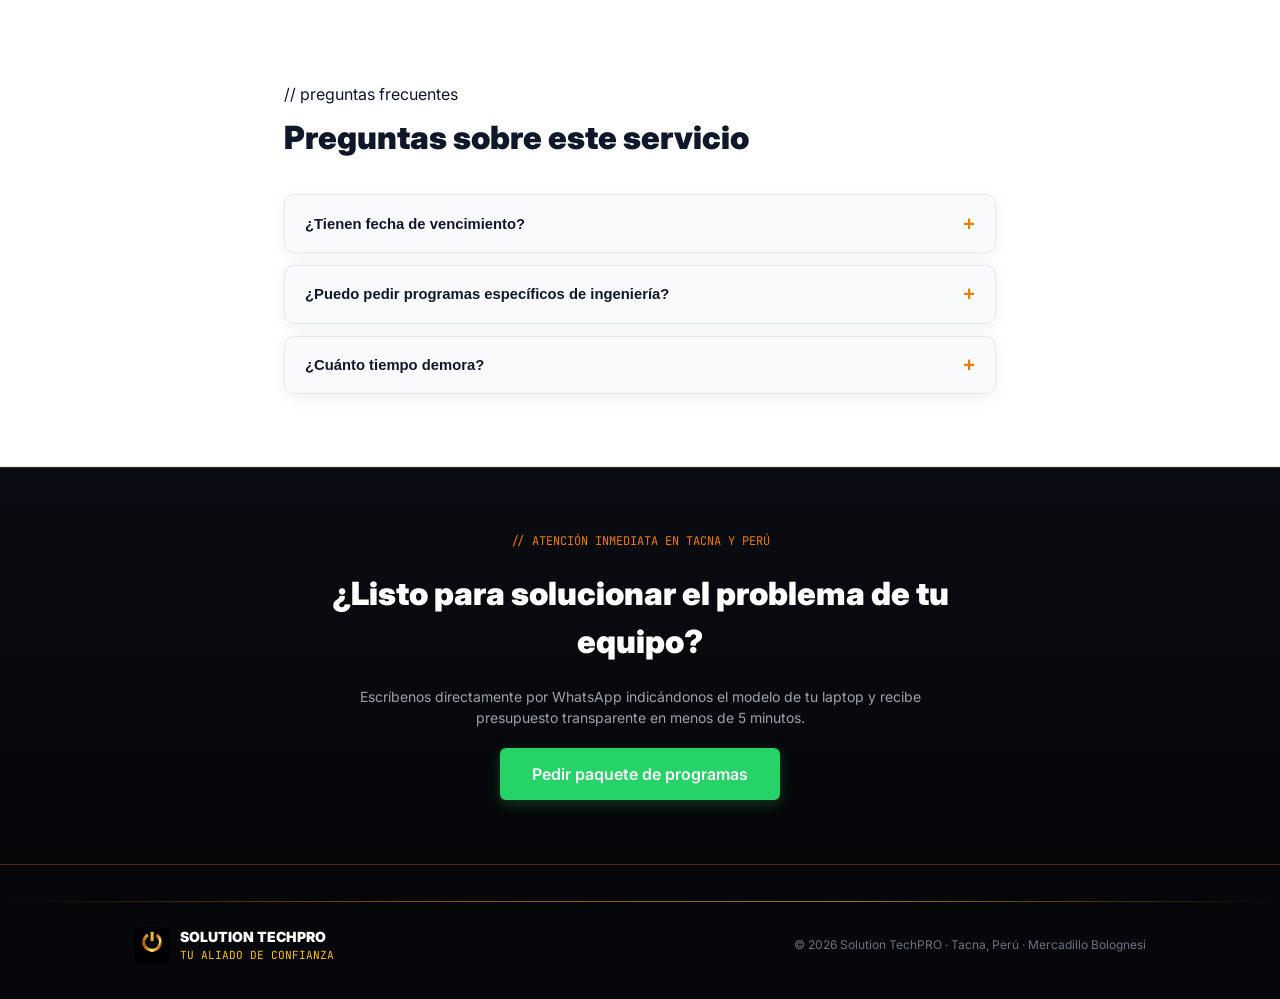
<file: programas-pc.html>
<!DOCTYPE html>
<html lang="es">
<head>
  <meta charset="UTF-8" />
  <meta name="viewport" content="width=device-width, initial-scale=1.0" />
  <meta name="description" content="Instalación de programas para PC en Tacna. AutoCAD, Revit, Adobe Premiere, Photoshop, Office 2024. Limpieza y optimización incluida." />
  <title>Instalación de Programas PC y Optimización · Solution TechPRO Tacna</title>
  <link rel="icon" type="image/png" href="assets/logo.png" />
  <!-- CSS Modular: General y Específico de Servicios -->
  <link rel="stylesheet" href="css/general.css" />
  <link rel="stylesheet" href="css/servicios.css" />
</head>
<body class="dark">

  <!-- NAVBAR -->
  <header class="navbar">
    <div class="navbar-accent-line"></div>
    <div class="container nav-container">
      <a href="index.html" class="brand-link">
        <img src="assets/logo.png" alt="Solution TechPRO" class="brand-logo" />
        <span class="brand-name">SOLUTION TECHPRO</span>
      </a>

      <div class="nav-subpage-actions">
        <a href="index.html#servicios" class="nav-link-back">
          <svg width="14" height="14" viewBox="0 0 24 24" fill="none" stroke="currentColor" stroke-width="2.5"><path d="M19 12H5M12 19l-7-7 7-7"/></svg>
          <span class="nav-back-text">Volver a Servicios</span>
        </a>
        <a href="https://wa.me/51918682006?text=Hola%2C%20quisiera%20consultar%20sobre%20la%20instalaci%C3%B3n%20de%20programas%20para%20mi%20PC/Laptop." 
           target="_blank" rel="noopener noreferrer" class="wa-btn subpage-wa-btn">
          Cotizar
        </a>
        <button class="theme-toggle-btn" aria-label="Cambiar tema">🌙</button>
      </div>
    </div>
  </header>

  <main>
    <!-- HERO -->
    <section class="subpage-hero hero-grid">
      <div class="container hero-grid-layout">
        
        <div>
          <div class="hero-tag">
            <span class="hero-pulse-dot"></span>
            <span class="mono">// SOFTWARE WINDOWS & OPTIMIZACIÓN</span>
          </div>

          <h1 class="hero-title">
            ¿Computadora lenta o necesitas <span class="highlight">programas de trabajo?</span>
          </h1>

          <p class="hero-desc">
            Instalamos paquetería completa para estudiantes, ingenieros y diseñadores: <strong>AutoCAD, Revit, Adobe 2024, CorelDraw y Office 2024</strong>. Incluye optimización y aceleración de arranque de Windows sin costo adicional.
          </p>

          <div class="hero-actions">
            <a href="https://wa.me/51918682006?text=Hola%2C%20quisiera%20consultar%20sobre%20la%20instalaci%C3%B3n%20de%20programas%20para%20mi%20PC/Laptop." 
               target="_blank" rel="noopener noreferrer" class="wa-btn">
              Pedir paquete de programas
            </a>
            <span class="hero-phone-text">
              <svg width="15" height="15" fill="none" viewBox="0 0 24 24">
                <path d="M3 5a2 2 0 012-2h3.28a1 1 0 01.948.684l1.498 4.493a1 1 0 01-.502 1.21l-2.257 1.13a11.042 11.042 0 005.516 5.516l1.13-2.257a1 1 0 011.21-.502l4.493 1.498A1 1 0 0121 16.72V19a2 2 0 01-2 2h-1C9.716 21 3 14.284 3 6V5z"
                      stroke="currentColor" stroke-width="2" stroke-linecap="round" stroke-linejoin="round"/>
              </svg>
              <span>918 682 006</span>
            </span>
          </div>

          <p class="mono" style="font-size: 0.75rem; color: var(--text-muted); margin-top: 1.25rem;">
            Lun – Sáb · 10 am – 8 pm · Mercadillo Bolognesi, Tacna
          </p>
        </div>

        <!-- Tarjeta Visual con Imagen Real y Especificaciones Claras -->
        <div class="hero-card-wrapper">
          <div class="hero-card-glow"></div>
          <div class="hero-card subpage-hero-card">
            
            <div class="subpage-hero-img-box">
              <img src="assets/programas-pc/principal.jpg" alt="Instalación de Programas PC y Optimización · Solution TechPRO Tacna" loading="eager" />
            </div>

            <div class="subpage-hero-meta">
              <span class="subpage-meta-badge">SOFTWARE TÉCNICO + ACELERACIÓN</span>
              <p class="subpage-hero-card-title">Paquetería de Ingeniería, Diseño y Ofimática</p>
            </div>

            <div class="subpage-specs-grid">
              <div class="subpage-spec-item">
                <svg width="14" height="14" viewBox="0 0 24 24" fill="none" stroke="currentColor" stroke-width="2.5"><path d="M20 6L9 17l-5-5"/></svg>
                <span><strong>Diseño:</strong> Adobe · Corel · SketchUp</span>
              </div><div class="subpage-spec-item">
                <svg width="14" height="14" viewBox="0 0 24 24" fill="none" stroke="currentColor" stroke-width="2.5"><path d="M20 6L9 17l-5-5"/></svg>
                <span><strong>Ingeniería:</strong> AutoCAD · Revit · Civil 3D</span>
              </div><div class="subpage-spec-item">
                <svg width="14" height="14" viewBox="0 0 24 24" fill="none" stroke="currentColor" stroke-width="2.5"><path d="M20 6L9 17l-5-5"/></svg>
                <span><strong>Ofimática:</strong> Office 2024 Pro Plus permanente</span>
              </div><div class="subpage-spec-item">
                <svg width="14" height="14" viewBox="0 0 24 24" fill="none" stroke="currentColor" stroke-width="2.5"><path d="M20 6L9 17l-5-5"/></svg>
                <span><strong>Aceleración:</strong> Optimización de arranque incluida</span>
              </div>
            </div>

          </div>
        </div>

      </div>
    </section>

    <!-- BENEFICIOS (SOLO TÍTULOS ESENCIALES) -->
    <section class="section-benefits-minimal">
      <div class="container">
        <h2 class="benefits-section-tag">// beneficios incluidos</h2>

        <div class="benefits-titles-grid">
          <div class="benefit-title-item">
            <div class="benefit-title-icon">
              <svg width="22" height="22" viewBox="0 0 24 24" fill="none" stroke="currentColor" stroke-width="2.5" stroke-linecap="round" stroke-linejoin="round">
                <path d="M20 6L9 17l-5-5"/>
              </svg>
            </div>
            <h3 class="benefit-title-text">AutoCAD, Revit, Adobe 2024 y Office permanente</h3>
          </div><div class="benefit-title-item">
            <div class="benefit-title-icon">
              <svg width="22" height="22" viewBox="0 0 24 24" fill="none" stroke="currentColor" stroke-width="2.5" stroke-linecap="round" stroke-linejoin="round">
                <path d="M20 6L9 17l-5-5"/>
              </svg>
            </div>
            <h3 class="benefit-title-text">Optimización y aceleración de arranque de Windows gratis</h3>
          </div><div class="benefit-title-item">
            <div class="benefit-title-icon">
              <svg width="22" height="22" viewBox="0 0 24 24" fill="none" stroke="currentColor" stroke-width="2.5" stroke-linecap="round" stroke-linejoin="round">
                <path d="M20 6L9 17l-5-5"/>
              </svg>
            </div>
            <h3 class="benefit-title-text">Instalación estable garantizada sin cierres inesperados</h3>
          </div>
        </div>
      </div>
    </section>

    <!-- PROCESO DE 4 PASOS -->
    <section style="padding: 4.5rem 0; background-color: var(--bg-section-repuestos);">
      <div class="container">
        <span class="section-label">// paso a paso</span>
        <h2 style="font-size: 2rem; font-weight: 900; margin-top: 0.5rem; margin-bottom: 2.5rem; color: var(--text-primary);">
          ¿Cómo atendemos tu solicitud?
        </h2>

        <div class="steps-grid">
          <!-- Paso 1 -->
          <div class="tech-card step-card has-img">
            <div class="step-card-img-wrap">
              <img src="assets/programas-pc/paso1.jpg" alt="Lista y selección de programas para PC" loading="lazy" />
            </div>
            <div class="step-card-body">
              <span class="step-num">01</span>
              <h3>Elección de Programas</h3>
            </div>
          </div>

          <!-- Paso 2 -->
          <div class="tech-card step-card has-img">
            <div class="step-card-img-wrap">
              <img src="assets/programas-pc/paso2.jpg" alt="Instalación de programas y prueba técnica" loading="lazy" />
            </div>
            <div class="step-card-body">
              <span class="step-num">02</span>
              <h3>Instalación y Prueba</h3>
            </div>
          </div>
        </div>
      </div>
    </section>

    <!-- FAQ -->
    <section class="section-faq">
      <div class="container faq-container">
        <span class="section-label">// preguntas frecuentes</span>
        <h2 style="font-size: 2rem; font-weight: 900; margin-top: 0.5rem; margin-bottom: 2rem; color: var(--text-primary);">
          Preguntas sobre este servicio
        </h2>

        <div class="faq-list">
          <div class="tech-card faq-item">
            <button class="faq-question-btn">
              <span>¿Tienen fecha de vencimiento?</span>
              <span class="faq-toggle-icon">+</span>
            </button>
            <div class="faq-answer-panel">
              <p class="faq-answer-text">
                No, quedan instalados de manera permanente en tu equipo.
              </p>
            </div>
          </div><div class="tech-card faq-item">
            <button class="faq-question-btn">
              <span>¿Puedo pedir programas específicos de ingeniería?</span>
              <span class="faq-toggle-icon">+</span>
            </button>
            <div class="faq-answer-panel">
              <p class="faq-answer-text">
                Sí, disponemos de Lumion, SPSS, SAP2000, 3ds Max, etc.
              </p>
            </div>
          </div><div class="tech-card faq-item">
            <button class="faq-question-btn">
              <span>¿Cuánto tiempo demora?</span>
              <span class="faq-toggle-icon">+</span>
            </button>
            <div class="faq-answer-panel">
              <p class="faq-answer-text">
                Un paquete completo toma entre 45 a 90 minutos según la velocidad de tu disco.
              </p>
            </div>
          </div>
        </div>
      </div>
    </section>

    <!-- CTA STRIP -->
    <section class="cta-strip">
      <div class="cta-strip-content">
        <span class="mono" style="font-size: 0.75rem; color: #EF7C00;">// ATENCIÓN INMEDIATA EN TACNA Y PERÚ</span>
        <h2 style="font-size: 2rem; font-weight: 900; color: #ffffff;">
          ¿Listo para solucionar el problema de tu equipo?
        </h2>
        <p style="font-size: 0.875rem; color: #9ca3af;">
          Escríbenos directamente por WhatsApp indicándonos el modelo de tu laptop y recibe presupuesto transparente en menos de 5 minutos.
        </p>
        <a href="https://wa.me/51918682006?text=Hola%2C%20quisiera%20consultar%20sobre%20la%20instalaci%C3%B3n%20de%20programas%20para%20mi%20PC/Laptop." 
           target="_blank" rel="noopener noreferrer" class="wa-btn" style="padding: 0.85rem 2rem; font-size: 1rem;">
          Pedir paquete de programas
        </a>
      </div>
    </section>
  </main>

  <!-- FOOTER -->
  <footer class="footer">
    <div class="footer-line"></div>
    <div class="container footer-flex">
      <a href="index.html" class="brand-link">
        <img src="assets/logo.png" alt="Solution TechPRO" style="height: 2.25rem; width: 2.25rem; object-fit: contain; border-radius: 6px;" />
        <div>
          <p style="color: #ffffff; font-weight: 900; font-size: 0.875rem;">SOLUTION TECHPRO</p>
          <p class="mono" style="color: #FFC107; font-size: 0.7rem;">TU ALIADO DE CONFIANZA</p>
        </div>
      </a>
      <p class="footer-copy">© 2026 Solution TechPRO · Tacna, Perú · Mercadillo Bolognesi</p>
    </div>
  </footer>

  <!-- Botón Flotante WhatsApp -->
  <a href="https://wa.me/51918682006?text=Hola%2C%20quisiera%20consultar%20sobre%20la%20instalaci%C3%B3n%20de%20programas%20para%20mi%20PC/Laptop." 
     class="floating-whatsapp" 
     target="_blank" 
     rel="noopener noreferrer" 
     aria-label="Contactar por WhatsApp">
    <svg width="28" height="28" viewBox="0 0 24 24" fill="currentColor">
      <path d="M17.472 14.382c-.297-.149-1.758-.867-2.03-.967-.273-.099-.471-.148-.67.15-.197.297-.767.966-.94 1.164-.173.199-.347.223-.644.075-.297-.15-1.255-.463-2.39-1.475-.883-.788-1.48-1.761-1.653-2.059-.173-.297-.018-.458.13-.606.134-.133.298-.347.446-.52.149-.174.198-.298.298-.497.099-.198.05-.371-.025-.52-.075-.149-.669-1.612-.916-2.207-.242-.579-.487-.5-.669-.51-.173-.008-.371-.01-.57-.01-.198 0-.52.074-.792.372-.272.297-1.04 1.016-1.04 2.479 0 1.462 1.065 2.875 1.213 3.074.149.198 2.096 3.2 5.077 4.487.709.306 1.262.489 1.694.625.712.227 1.36.195 1.871.118.571-.085 1.758-.719 2.006-1.413.248-.694.248-1.289.173-1.413-.074-.124-.272-.198-.57-.347z"/>
      <path d="M12 0C5.373 0 0 5.373 0 12c0 2.122.554 4.115 1.523 5.845L.057 23.142a.5.5 0 00.617.617l5.297-1.466A11.943 11.943 0 0012 24c6.627 0 12-5.373 12-12S18.627 0 12 0zm0 21.818a9.805 9.805 0 01-5.013-1.376l-.359-.214-3.724 1.031 1.031-3.724-.214-.359A9.805 9.805 0 012.182 12C2.182 6.57 6.57 2.182 12 2.182c5.43 0 9.818 4.388 9.818 9.818 0 5.43-4.388 9.818-9.818 9.818z"/>
    </svg>
    <span class="floating-whatsapp-tooltip">¿Consultas? Escríbenos aquí</span>
  </a>

  <script src="script.js"></script>
</body>
</html>
</file>
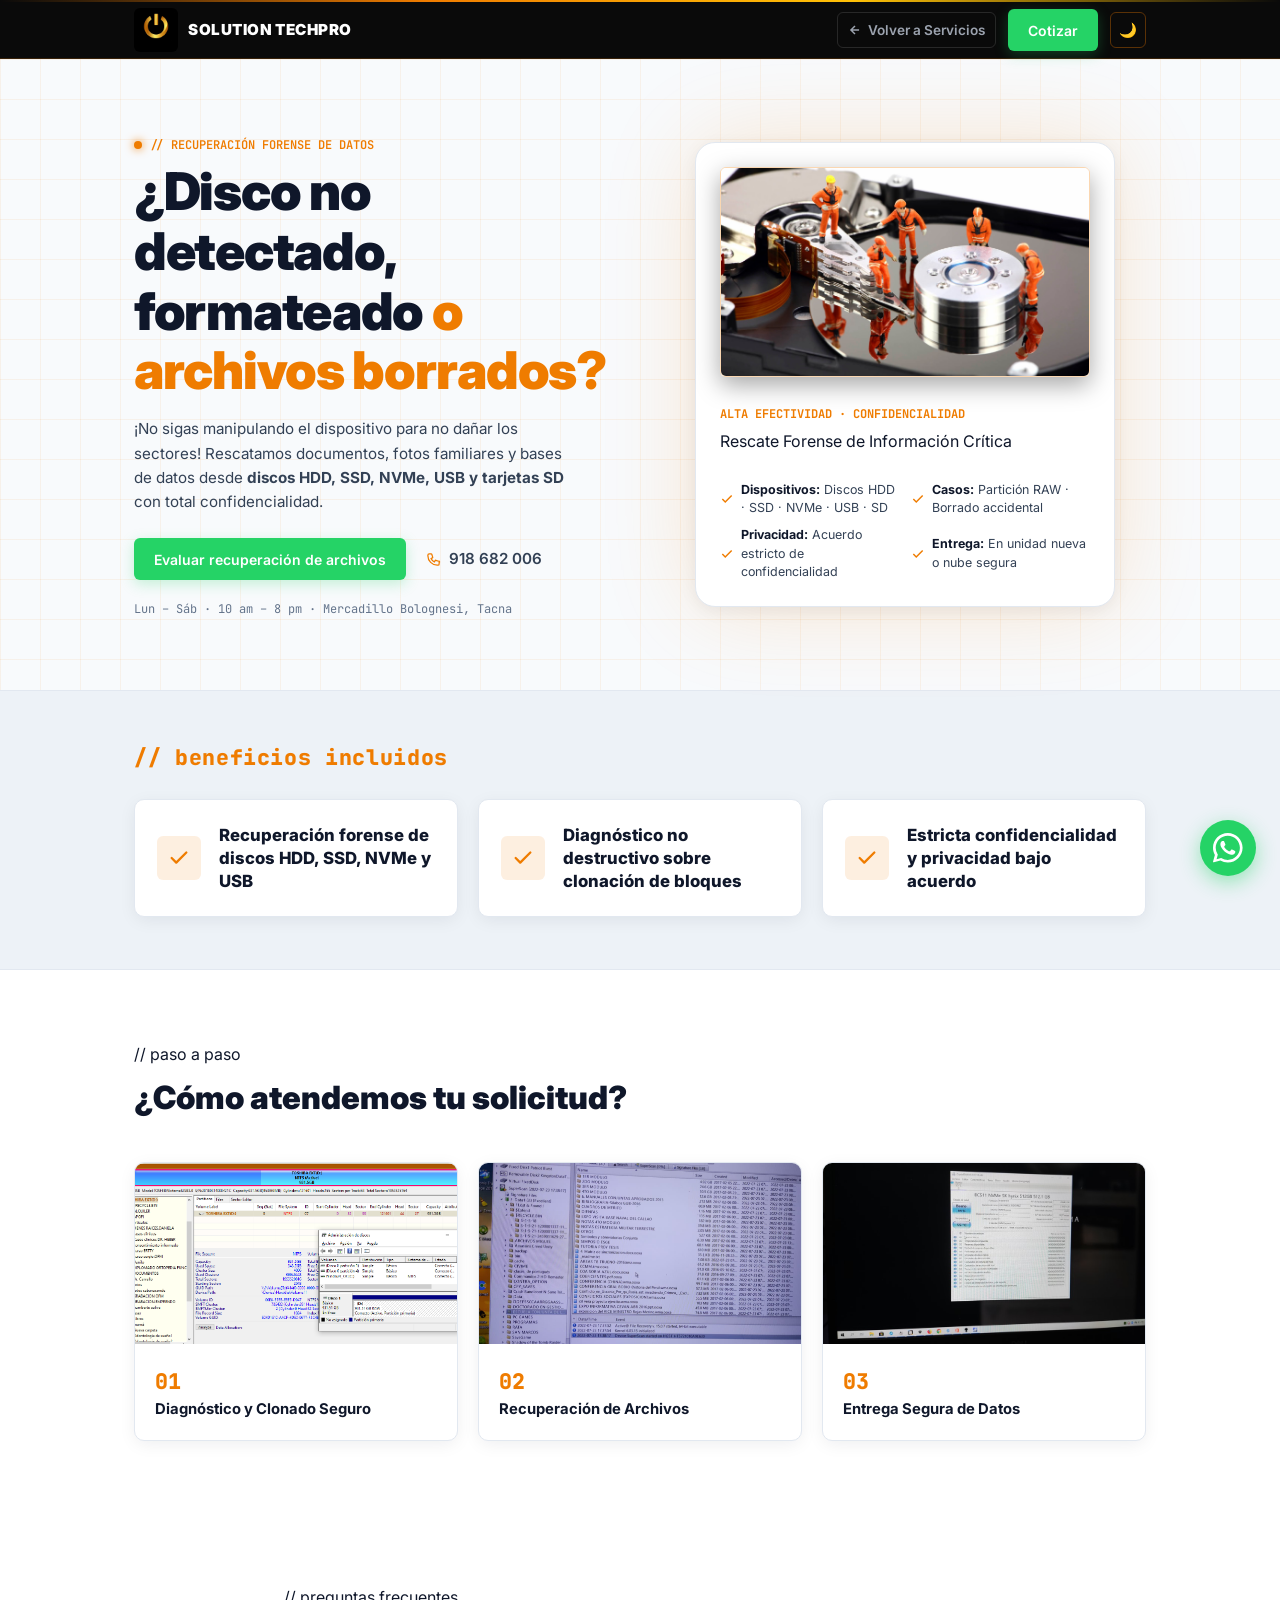
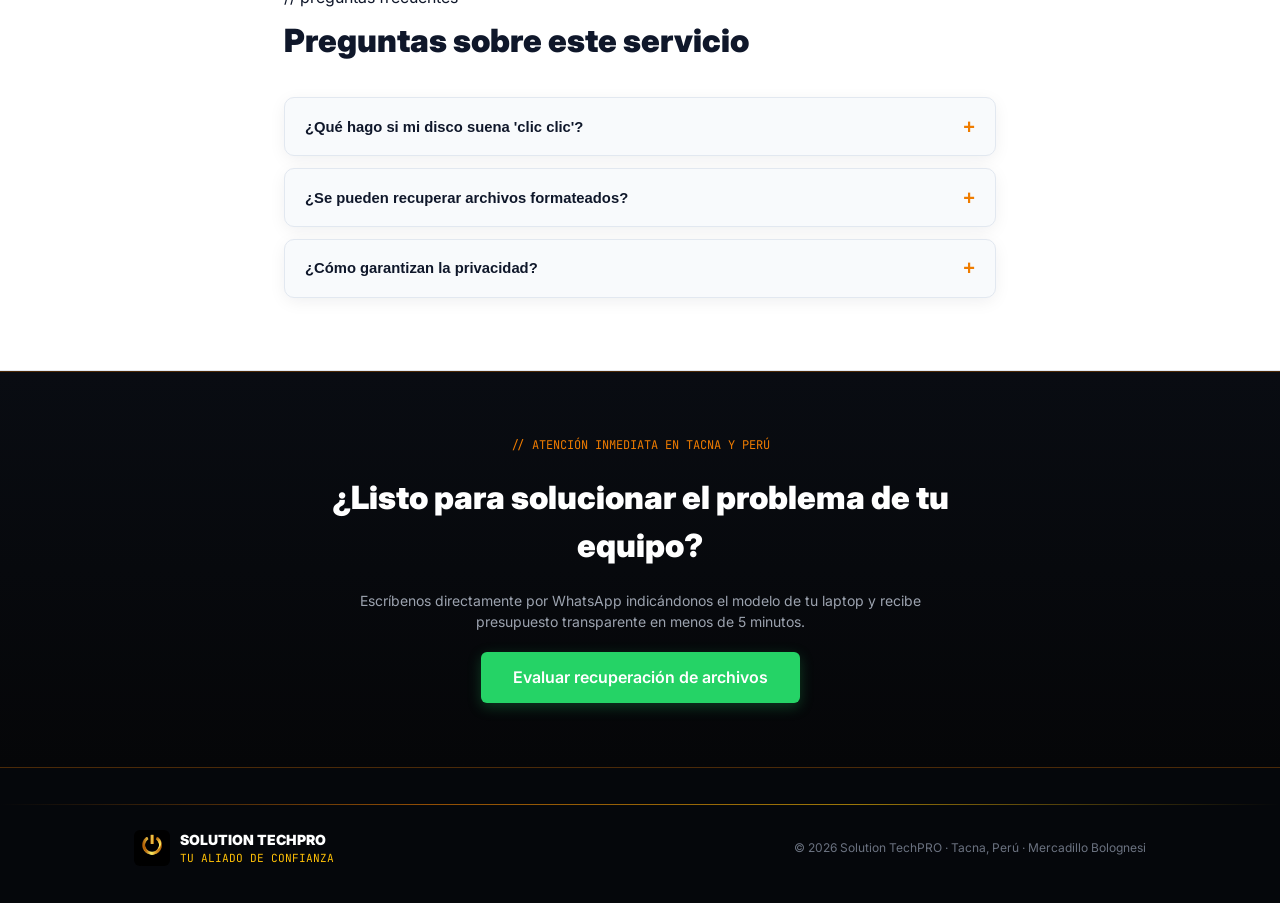
<file: recuperacion-datos.html>
<!DOCTYPE html>
<html lang="es">
<head>
  <meta charset="UTF-8" />
  <meta name="viewport" content="width=device-width, initial-scale=1.0" />
  <meta name="description" content="Recuperación de datos en Tacna de discos duros, SSDs y memorias USB. Archivos borrados, particiones RAW bajo estricta confidencialidad." />
  <title>Recuperación de Datos de Discos y Memorias · Solution TechPRO Tacna</title>
  <link rel="icon" type="image/png" href="assets/logo.png" />
  <!-- CSS Modular: General y Específico de Servicios -->
  <link rel="stylesheet" href="css/general.css" />
  <link rel="stylesheet" href="css/servicios.css" />
</head>
<body class="dark">

  <!-- NAVBAR -->
  <header class="navbar">
    <div class="navbar-accent-line"></div>
    <div class="container nav-container">
      <a href="index.html" class="brand-link">
        <img src="assets/logo.png" alt="Solution TechPRO" class="brand-logo" />
        <span class="brand-name">SOLUTION TECHPRO</span>
      </a>

      <div class="nav-subpage-actions">
        <a href="index.html#servicios" class="nav-link-back">
          <svg width="14" height="14" viewBox="0 0 24 24" fill="none" stroke="currentColor" stroke-width="2.5"><path d="M19 12H5M12 19l-7-7 7-7"/></svg>
          <span class="nav-back-text">Volver a Servicios</span>
        </a>
        <a href="https://wa.me/51918682006?text=Hola%2C%20necesito%20evaluar%20la%20recuperaci%C3%B3n%20de%20archivos%20de%20un%20disco%20da%C3%B1ado.%20%C2%BFC%C3%B3mo%20procedo%3F" 
           target="_blank" rel="noopener noreferrer" class="wa-btn subpage-wa-btn">
          Cotizar
        </a>
        <button class="theme-toggle-btn" aria-label="Cambiar tema">🌙</button>
      </div>
    </div>
  </header>

  <main>
    <!-- HERO -->
    <section class="subpage-hero hero-grid">
      <div class="container hero-grid-layout">
        
        <div>
          <div class="hero-tag">
            <span class="hero-pulse-dot"></span>
            <span class="mono">// RECUPERACIÓN FORENSE DE DATOS</span>
          </div>

          <h1 class="hero-title">
            ¿Disco no detectado, formateado <span class="highlight">o archivos borrados?</span>
          </h1>

          <p class="hero-desc">
            ¡No sigas manipulando el dispositivo para no dañar los sectores! Rescatamos documentos, fotos familiares y bases de datos desde <strong>discos HDD, SSD, NVMe, USB y tarjetas SD</strong> con total confidencialidad.
          </p>

          <div class="hero-actions">
            <a href="https://wa.me/51918682006?text=Hola%2C%20necesito%20evaluar%20la%20recuperaci%C3%B3n%20de%20archivos%20de%20un%20disco%20da%C3%B1ado.%20%C2%BFC%C3%B3mo%20procedo%3F" 
               target="_blank" rel="noopener noreferrer" class="wa-btn">
              Evaluar recuperación de archivos
            </a>
            <span class="hero-phone-text">
              <svg width="15" height="15" fill="none" viewBox="0 0 24 24">
                <path d="M3 5a2 2 0 012-2h3.28a1 1 0 01.948.684l1.498 4.493a1 1 0 01-.502 1.21l-2.257 1.13a11.042 11.042 0 005.516 5.516l1.13-2.257a1 1 0 011.21-.502l4.493 1.498A1 1 0 0121 16.72V19a2 2 0 01-2 2h-1C9.716 21 3 14.284 3 6V5z"
                      stroke="currentColor" stroke-width="2" stroke-linecap="round" stroke-linejoin="round"/>
              </svg>
              <span>918 682 006</span>
            </span>
          </div>

          <p class="mono" style="font-size: 0.75rem; color: var(--text-muted); margin-top: 1.25rem;">
            Lun – Sáb · 10 am – 8 pm · Mercadillo Bolognesi, Tacna
          </p>
        </div>

        <!-- Tarjeta Visual con Imagen Real y Especificaciones Claras -->
        <div class="hero-card-wrapper">
          <div class="hero-card-glow"></div>
          <div class="hero-card subpage-hero-card">
            
            <div class="subpage-hero-img-box">
              <img src="img-servicios/datos%20recuperar.jpg" alt="Recuperación de Datos de Discos y Memorias · Solution TechPRO Tacna" loading="eager" />
            </div>

            <div class="subpage-hero-meta">
              <span class="subpage-meta-badge">ALTA EFECTIVIDAD · CONFIDENCIALIDAD</span>
              <p class="subpage-hero-card-title">Rescate Forense de Información Crítica</p>
            </div>

            <div class="subpage-specs-grid">
              <div class="subpage-spec-item">
                <svg width="14" height="14" viewBox="0 0 24 24" fill="none" stroke="currentColor" stroke-width="2.5"><path d="M20 6L9 17l-5-5"/></svg>
                <span><strong>Dispositivos:</strong> Discos HDD · SSD · NVMe · USB · SD</span>
              </div><div class="subpage-spec-item">
                <svg width="14" height="14" viewBox="0 0 24 24" fill="none" stroke="currentColor" stroke-width="2.5"><path d="M20 6L9 17l-5-5"/></svg>
                <span><strong>Casos:</strong> Partición RAW · Borrado accidental</span>
              </div><div class="subpage-spec-item">
                <svg width="14" height="14" viewBox="0 0 24 24" fill="none" stroke="currentColor" stroke-width="2.5"><path d="M20 6L9 17l-5-5"/></svg>
                <span><strong>Privacidad:</strong> Acuerdo estricto de confidencialidad</span>
              </div><div class="subpage-spec-item">
                <svg width="14" height="14" viewBox="0 0 24 24" fill="none" stroke="currentColor" stroke-width="2.5"><path d="M20 6L9 17l-5-5"/></svg>
                <span><strong>Entrega:</strong> En unidad nueva o nube segura</span>
              </div>
            </div>

          </div>
        </div>

      </div>
    </section>

    <!-- BENEFICIOS (SOLO TÍTULOS ESENCIALES) -->
    <section class="section-benefits-minimal">
      <div class="container">
        <h2 class="benefits-section-tag">// beneficios incluidos</h2>

        <div class="benefits-titles-grid">
          <div class="benefit-title-item">
            <div class="benefit-title-icon">
              <svg width="22" height="22" viewBox="0 0 24 24" fill="none" stroke="currentColor" stroke-width="2.5" stroke-linecap="round" stroke-linejoin="round">
                <path d="M20 6L9 17l-5-5"/>
              </svg>
            </div>
            <h3 class="benefit-title-text">Recuperación forense de discos HDD, SSD, NVMe y USB</h3>
          </div><div class="benefit-title-item">
            <div class="benefit-title-icon">
              <svg width="22" height="22" viewBox="0 0 24 24" fill="none" stroke="currentColor" stroke-width="2.5" stroke-linecap="round" stroke-linejoin="round">
                <path d="M20 6L9 17l-5-5"/>
              </svg>
            </div>
            <h3 class="benefit-title-text">Diagnóstico no destructivo sobre clonación de bloques</h3>
          </div><div class="benefit-title-item">
            <div class="benefit-title-icon">
              <svg width="22" height="22" viewBox="0 0 24 24" fill="none" stroke="currentColor" stroke-width="2.5" stroke-linecap="round" stroke-linejoin="round">
                <path d="M20 6L9 17l-5-5"/>
              </svg>
            </div>
            <h3 class="benefit-title-text">Estricta confidencialidad y privacidad bajo acuerdo</h3>
          </div>
        </div>
      </div>
    </section>

    <!-- PROCESO DE 4 PASOS -->
    <section style="padding: 4.5rem 0; background-color: var(--bg-section-repuestos);">
      <div class="container">
        <span class="section-label">// paso a paso</span>
        <h2 style="font-size: 2rem; font-weight: 900; margin-top: 0.5rem; margin-bottom: 2.5rem; color: var(--text-primary);">
          ¿Cómo atendemos tu solicitud?
        </h2>

        <div class="steps-grid">
          <!-- Paso 1 -->
          <div class="tech-card step-card has-img">
            <div class="step-card-img-wrap">
              <img src="assets/recuperacion-datos/paso1.png" alt="Diagnóstico no destructivo y clonado de disco" loading="lazy" />
            </div>
            <div class="step-card-body">
              <span class="step-num">01</span>
              <h3>Diagnóstico y Clonado Seguro</h3>
            </div>
          </div>

          <!-- Paso 2 -->
          <div class="tech-card step-card has-img">
            <div class="step-card-img-wrap">
              <img src="assets/recuperacion-datos/paso2.jpg" alt="Escaneo y reconstrucción de archivos borrados" loading="lazy" />
            </div>
            <div class="step-card-body">
              <span class="step-num">02</span>
              <h3>Recuperación de Archivos</h3>
            </div>
          </div>

          <!-- Paso 3 -->
          <div class="tech-card step-card has-img">
            <div class="step-card-img-wrap">
              <img src="assets/recuperacion-datos/paso3.jpg" alt="Entrega segura de datos en unidad externa" loading="lazy" />
            </div>
            <div class="step-card-body">
              <span class="step-num">03</span>
              <h3>Entrega Segura de Datos</h3>
            </div>
          </div>
        </div>
      </div>
    </section>

    <!-- FAQ -->
    <section class="section-faq">
      <div class="container faq-container">
        <span class="section-label">// preguntas frecuentes</span>
        <h2 style="font-size: 2rem; font-weight: 900; margin-top: 0.5rem; margin-bottom: 2rem; color: var(--text-primary);">
          Preguntas sobre este servicio
        </h2>

        <div class="faq-list">
          <div class="tech-card faq-item">
            <button class="faq-question-btn">
              <span>¿Qué hago si mi disco suena 'clic clic'?</span>
              <span class="faq-toggle-icon">+</span>
            </button>
            <div class="faq-answer-panel">
              <p class="faq-answer-text">
                Desconéctalo inmediatamente; el cabezal golpea los platos y puede rayarlos.
              </p>
            </div>
          </div><div class="tech-card faq-item">
            <button class="faq-question-btn">
              <span>¿Se pueden recuperar archivos formateados?</span>
              <span class="faq-toggle-icon">+</span>
            </button>
            <div class="faq-answer-panel">
              <p class="faq-answer-text">
                Sí, mientras no se hayan sobreescrito con nueva información.
              </p>
            </div>
          </div><div class="tech-card faq-item">
            <button class="faq-question-btn">
              <span>¿Cómo garantizan la privacidad?</span>
              <span class="faq-toggle-icon">+</span>
            </button>
            <div class="faq-answer-panel">
              <p class="faq-answer-text">
                Tu información se procesa bajo estricto secreto profesional sin copias locales.
              </p>
            </div>
          </div>
        </div>
      </div>
    </section>

    <!-- CTA STRIP -->
    <section class="cta-strip">
      <div class="cta-strip-content">
        <span class="mono" style="font-size: 0.75rem; color: #EF7C00;">// ATENCIÓN INMEDIATA EN TACNA Y PERÚ</span>
        <h2 style="font-size: 2rem; font-weight: 900; color: #ffffff;">
          ¿Listo para solucionar el problema de tu equipo?
        </h2>
        <p style="font-size: 0.875rem; color: #9ca3af;">
          Escríbenos directamente por WhatsApp indicándonos el modelo de tu laptop y recibe presupuesto transparente en menos de 5 minutos.
        </p>
        <a href="https://wa.me/51918682006?text=Hola%2C%20necesito%20evaluar%20la%20recuperaci%C3%B3n%20de%20archivos%20de%20un%20disco%20da%C3%B1ado.%20%C2%BFC%C3%B3mo%20procedo%3F" 
           target="_blank" rel="noopener noreferrer" class="wa-btn" style="padding: 0.85rem 2rem; font-size: 1rem;">
          Evaluar recuperación de archivos
        </a>
      </div>
    </section>
  </main>

  <!-- FOOTER -->
  <footer class="footer">
    <div class="footer-line"></div>
    <div class="container footer-flex">
      <a href="index.html" class="brand-link">
        <img src="assets/logo.png" alt="Solution TechPRO" style="height: 2.25rem; width: 2.25rem; object-fit: contain; border-radius: 6px;" />
        <div>
          <p style="color: #ffffff; font-weight: 900; font-size: 0.875rem;">SOLUTION TECHPRO</p>
          <p class="mono" style="color: #FFC107; font-size: 0.7rem;">TU ALIADO DE CONFIANZA</p>
        </div>
      </a>
      <p class="footer-copy">© 2026 Solution TechPRO · Tacna, Perú · Mercadillo Bolognesi</p>
    </div>
  </footer>

  <!-- Botón Flotante WhatsApp -->
  <a href="https://wa.me/51918682006?text=Hola%2C%20necesito%20evaluar%20la%20recuperaci%C3%B3n%20de%20archivos%20de%20un%20disco%20da%C3%B1ado.%20%C2%BFC%C3%B3mo%20procedo%3F" 
     class="floating-whatsapp" 
     target="_blank" 
     rel="noopener noreferrer" 
     aria-label="Contactar por WhatsApp">
    <svg width="28" height="28" viewBox="0 0 24 24" fill="currentColor">
      <path d="M17.472 14.382c-.297-.149-1.758-.867-2.03-.967-.273-.099-.471-.148-.67.15-.197.297-.767.966-.94 1.164-.173.199-.347.223-.644.075-.297-.15-1.255-.463-2.39-1.475-.883-.788-1.48-1.761-1.653-2.059-.173-.297-.018-.458.13-.606.134-.133.298-.347.446-.52.149-.174.198-.298.298-.497.099-.198.05-.371-.025-.52-.075-.149-.669-1.612-.916-2.207-.242-.579-.487-.5-.669-.51-.173-.008-.371-.01-.57-.01-.198 0-.52.074-.792.372-.272.297-1.04 1.016-1.04 2.479 0 1.462 1.065 2.875 1.213 3.074.149.198 2.096 3.2 5.077 4.487.709.306 1.262.489 1.694.625.712.227 1.36.195 1.871.118.571-.085 1.758-.719 2.006-1.413.248-.694.248-1.289.173-1.413-.074-.124-.272-.198-.57-.347z"/>
      <path d="M12 0C5.373 0 0 5.373 0 12c0 2.122.554 4.115 1.523 5.845L.057 23.142a.5.5 0 00.617.617l5.297-1.466A11.943 11.943 0 0012 24c6.627 0 12-5.373 12-12S18.627 0 12 0zm0 21.818a9.805 9.805 0 01-5.013-1.376l-.359-.214-3.724 1.031 1.031-3.724-.214-.359A9.805 9.805 0 012.182 12C2.182 6.57 6.57 2.182 12 2.182c5.43 0 9.818 4.388 9.818 9.818 0 5.43-4.388 9.818-9.818 9.818z"/>
    </svg>
    <span class="floating-whatsapp-tooltip">¿Consultas? Escríbenos aquí</span>
  </a>

  <script src="script.js"></script>
</body>
</html>
</file>
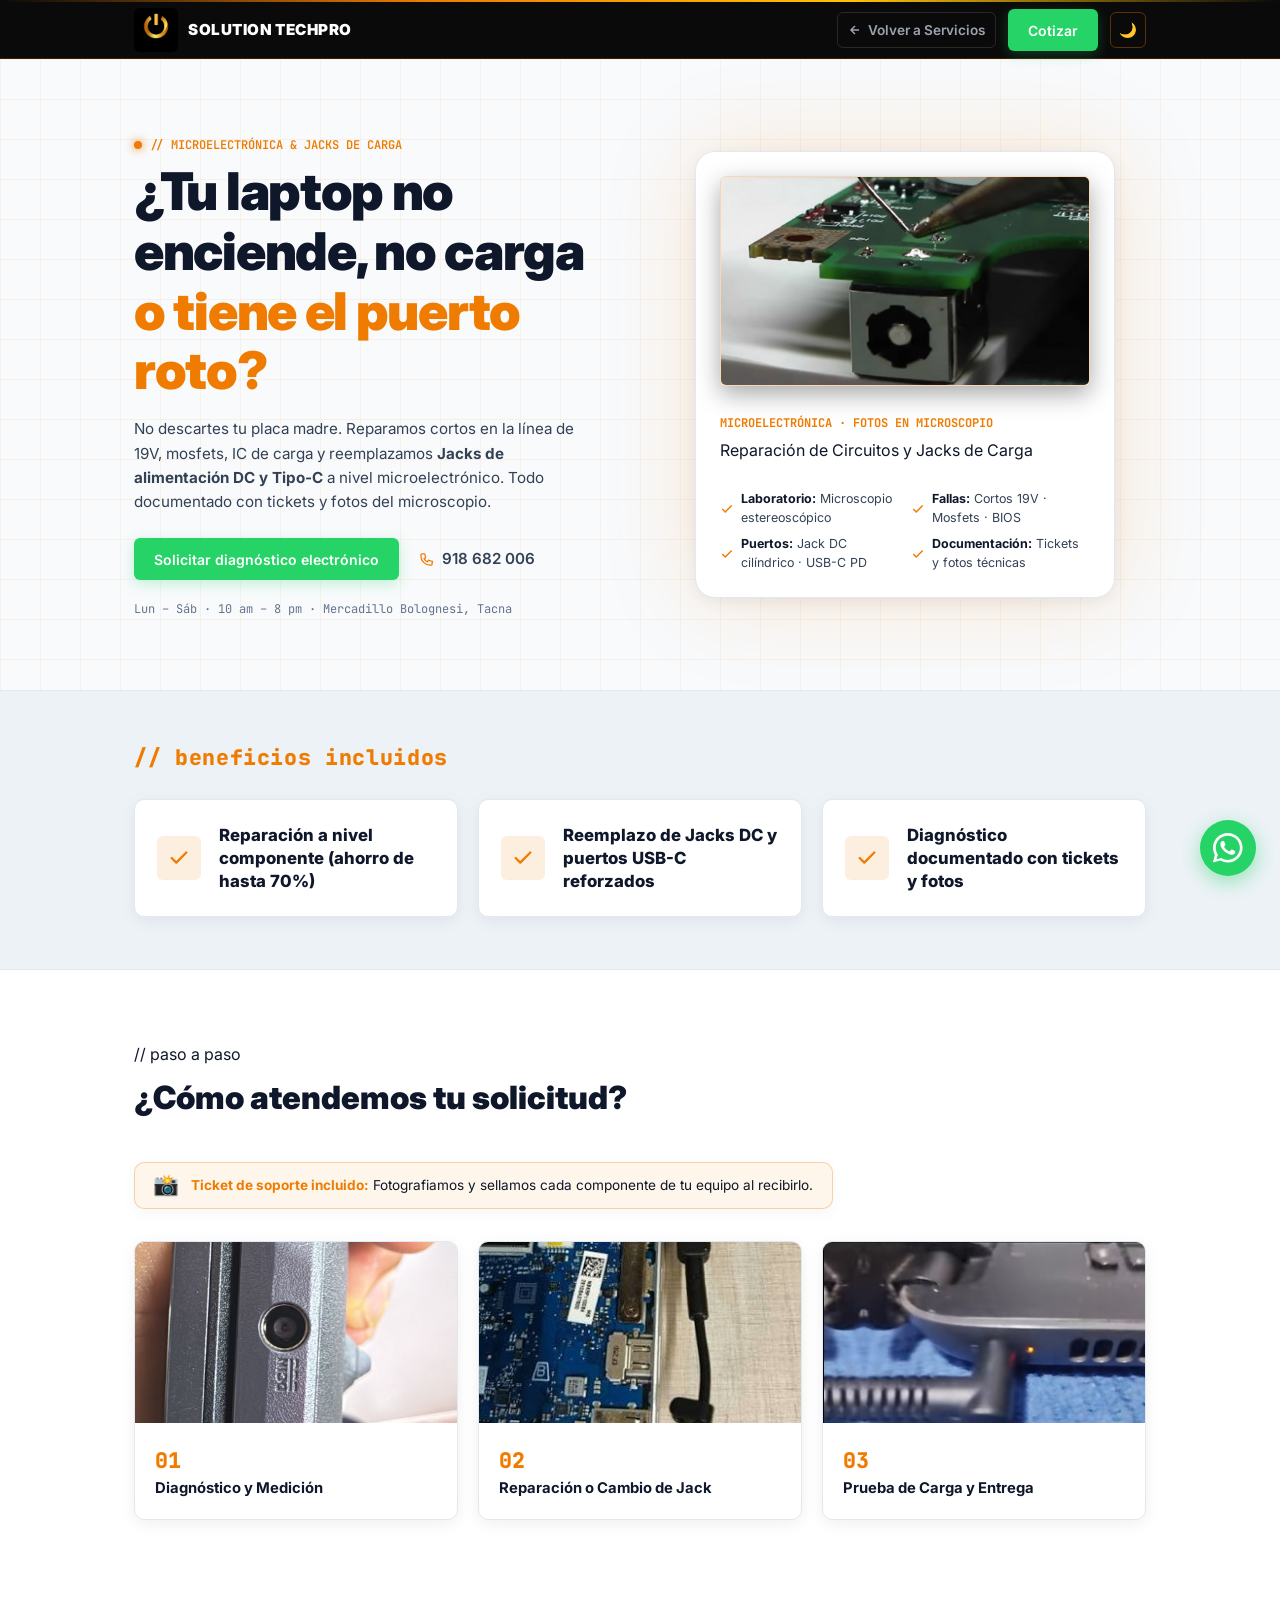
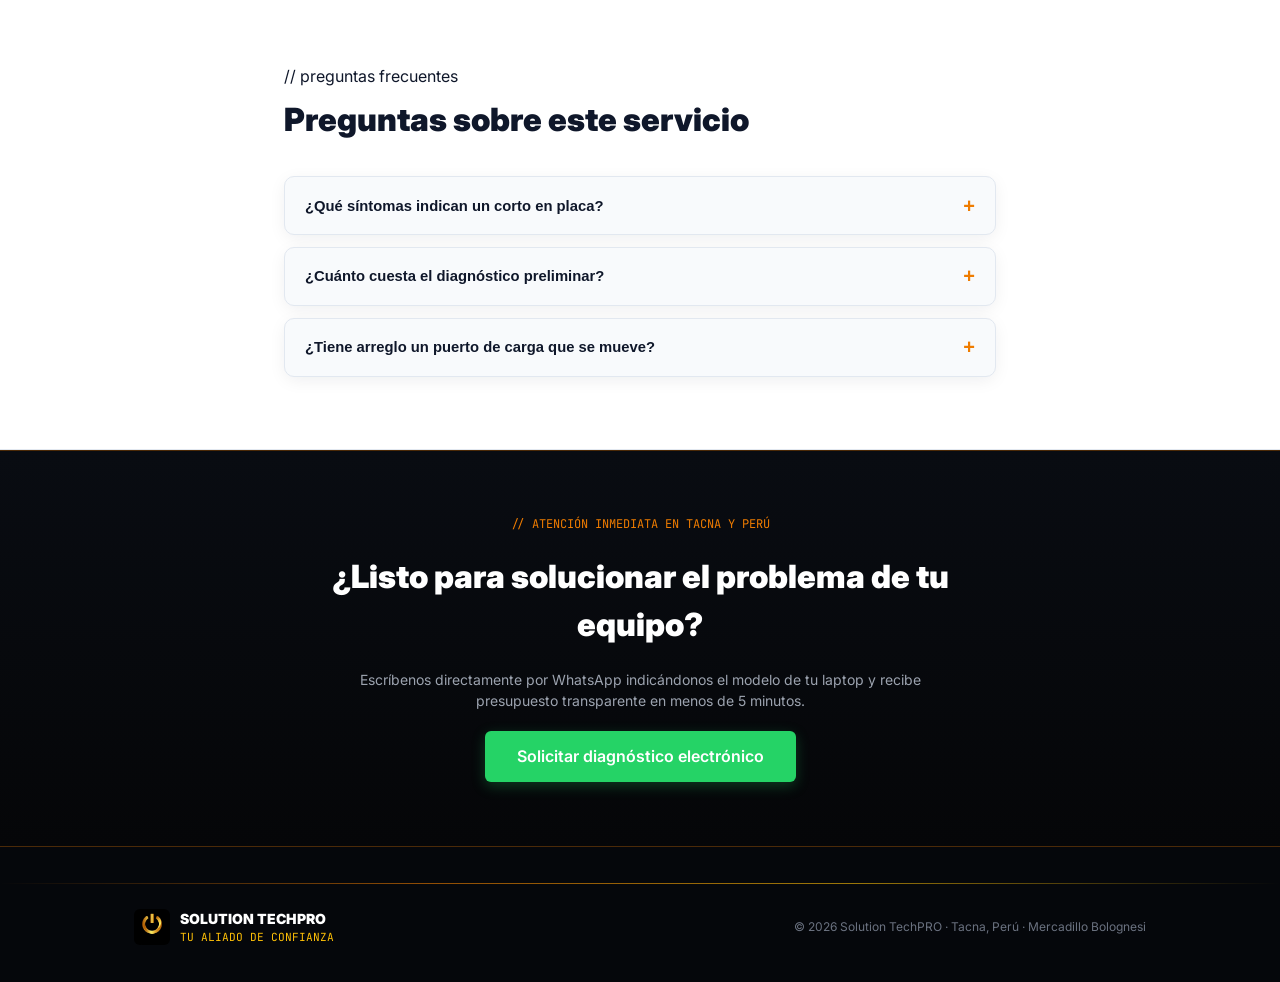
<file: reparacion-electronica.html>
<!DOCTYPE html>
<html lang="es">
<head>
  <meta charset="UTF-8" />
  <meta name="viewport" content="width=device-width, initial-scale=1.0" />
  <meta name="description" content="Laboratorio de microelectrónica en Tacna. Reparación de placas de laptop que no encienden, cortos en 19V, cambio de Jack DC con fotos y tickets." />
  <title>Reparación Electrónica de Placas y Jack de Carga · Solution TechPRO Tacna</title>
  <link rel="icon" type="image/png" href="assets/logo.png" />
  <!-- CSS Modular: General y Específico de Servicios -->
  <link rel="stylesheet" href="css/general.css" />
  <link rel="stylesheet" href="css/servicios.css" />
</head>
<body class="dark">

  <!-- NAVBAR -->
  <header class="navbar">
    <div class="navbar-accent-line"></div>
    <div class="container nav-container">
      <a href="index.html" class="brand-link">
        <img src="assets/logo.png" alt="Solution TechPRO" class="brand-logo" />
        <span class="brand-name">SOLUTION TECHPRO</span>
      </a>

      <div class="nav-subpage-actions">
        <a href="index.html#servicios" class="nav-link-back">
          <svg width="14" height="14" viewBox="0 0 24 24" fill="none" stroke="currentColor" stroke-width="2.5"><path d="M19 12H5M12 19l-7-7 7-7"/></svg>
          <span class="nav-back-text">Volver a Servicios</span>
        </a>
        <a href="https://wa.me/51918682006?text=Hola%2C%20quisiera%20solicitar%20un%20diagn%C3%B3stico%20electr%C3%B3nico%20para%20mi%20laptop." 
           target="_blank" rel="noopener noreferrer" class="wa-btn subpage-wa-btn">
          Cotizar
        </a>
        <button class="theme-toggle-btn" aria-label="Cambiar tema">🌙</button>
      </div>
    </div>
  </header>

  <main>
    <!-- HERO -->
    <section class="subpage-hero hero-grid">
      <div class="container hero-grid-layout">
        
        <div>
          <div class="hero-tag">
            <span class="hero-pulse-dot"></span>
            <span class="mono">// MICROELECTRÓNICA & JACKS DE CARGA</span>
          </div>

          <h1 class="hero-title">
            ¿Tu laptop no enciende, no carga <span class="highlight">o tiene el puerto roto?</span>
          </h1>

          <p class="hero-desc">
            No descartes tu placa madre. Reparamos cortos en la línea de 19V, mosfets, IC de carga y reemplazamos <strong>Jacks de alimentación DC y Tipo-C</strong> a nivel microelectrónico. Todo documentado con tickets y fotos del microscopio.
          </p>

          <div class="hero-actions">
            <a href="https://wa.me/51918682006?text=Hola%2C%20quisiera%20solicitar%20un%20diagn%C3%B3stico%20electr%C3%B3nico%20para%20mi%20laptop." 
               target="_blank" rel="noopener noreferrer" class="wa-btn">
              Solicitar diagnóstico electrónico
            </a>
            <span class="hero-phone-text">
              <svg width="15" height="15" fill="none" viewBox="0 0 24 24">
                <path d="M3 5a2 2 0 012-2h3.28a1 1 0 01.948.684l1.498 4.493a1 1 0 01-.502 1.21l-2.257 1.13a11.042 11.042 0 005.516 5.516l1.13-2.257a1 1 0 011.21-.502l4.493 1.498A1 1 0 0121 16.72V19a2 2 0 01-2 2h-1C9.716 21 3 14.284 3 6V5z"
                      stroke="currentColor" stroke-width="2" stroke-linecap="round" stroke-linejoin="round"/>
              </svg>
              <span>918 682 006</span>
            </span>
          </div>

          <p class="mono" style="font-size: 0.75rem; color: var(--text-muted); margin-top: 1.25rem;">
            Lun – Sáb · 10 am – 8 pm · Mercadillo Bolognesi, Tacna
          </p>
        </div>

        <!-- Tarjeta Visual con Imagen Real y Especificaciones Claras -->
        <div class="hero-card-wrapper">
          <div class="hero-card-glow"></div>
          <div class="hero-card subpage-hero-card">
            
            <div class="subpage-hero-img-box">
              <img src="img-servicios/Jack.jpg" alt="Reparación Electrónica de Placas y Jack de Carga · Solution TechPRO Tacna" loading="eager" />
            </div>

            <div class="subpage-hero-meta">
              <span class="subpage-meta-badge">MICROELECTRÓNICA · FOTOS EN MICROSCOPIO</span>
              <p class="subpage-hero-card-title">Reparación de Circuitos y Jacks de Carga</p>
            </div>

            <div class="subpage-specs-grid">
              <div class="subpage-spec-item">
                <svg width="14" height="14" viewBox="0 0 24 24" fill="none" stroke="currentColor" stroke-width="2.5"><path d="M20 6L9 17l-5-5"/></svg>
                <span><strong>Laboratorio:</strong> Microscopio estereoscópico</span>
              </div><div class="subpage-spec-item">
                <svg width="14" height="14" viewBox="0 0 24 24" fill="none" stroke="currentColor" stroke-width="2.5"><path d="M20 6L9 17l-5-5"/></svg>
                <span><strong>Fallas:</strong> Cortos 19V · Mosfets · BIOS</span>
              </div><div class="subpage-spec-item">
                <svg width="14" height="14" viewBox="0 0 24 24" fill="none" stroke="currentColor" stroke-width="2.5"><path d="M20 6L9 17l-5-5"/></svg>
                <span><strong>Puertos:</strong> Jack DC cilíndrico · USB-C PD</span>
              </div><div class="subpage-spec-item">
                <svg width="14" height="14" viewBox="0 0 24 24" fill="none" stroke="currentColor" stroke-width="2.5"><path d="M20 6L9 17l-5-5"/></svg>
                <span><strong>Documentación:</strong> Tickets y fotos técnicas</span>
              </div>
            </div>

          </div>
        </div>

      </div>
    </section>

    <!-- BENEFICIOS (SOLO TÍTULOS ESENCIALES) -->
    <section class="section-benefits-minimal">
      <div class="container">
        <h2 class="benefits-section-tag">// beneficios incluidos</h2>

        <div class="benefits-titles-grid">
          <div class="benefit-title-item">
            <div class="benefit-title-icon">
              <svg width="22" height="22" viewBox="0 0 24 24" fill="none" stroke="currentColor" stroke-width="2.5" stroke-linecap="round" stroke-linejoin="round">
                <path d="M20 6L9 17l-5-5"/>
              </svg>
            </div>
            <h3 class="benefit-title-text">Reparación a nivel componente (ahorro de hasta 70%)</h3>
          </div><div class="benefit-title-item">
            <div class="benefit-title-icon">
              <svg width="22" height="22" viewBox="0 0 24 24" fill="none" stroke="currentColor" stroke-width="2.5" stroke-linecap="round" stroke-linejoin="round">
                <path d="M20 6L9 17l-5-5"/>
              </svg>
            </div>
            <h3 class="benefit-title-text">Reemplazo de Jacks DC y puertos USB-C reforzados</h3>
          </div><div class="benefit-title-item">
            <div class="benefit-title-icon">
              <svg width="22" height="22" viewBox="0 0 24 24" fill="none" stroke="currentColor" stroke-width="2.5" stroke-linecap="round" stroke-linejoin="round">
                <path d="M20 6L9 17l-5-5"/>
              </svg>
            </div>
            <h3 class="benefit-title-text">Diagnóstico documentado con tickets y fotos</h3>
          </div>
        </div>
      </div>
    </section>

    <!-- PROCESO DE 4 PASOS -->
    <section style="padding: 4.5rem 0; background-color: var(--bg-section-repuestos);">
      <div class="container">
        <span class="section-label">// paso a paso</span>
        <h2 style="font-size: 2rem; font-weight: 900; margin-top: 0.5rem; margin-bottom: 2.5rem; color: var(--text-primary);">
          ¿Cómo atendemos tu solicitud?
        </h2>

        <!-- Ticket de Soporte Incluido -->
        <div class="support-ticket-banner">
          <span class="ticket-icon">📸</span>
          <div class="ticket-text">
            <strong>Ticket de soporte incluido:</strong> Fotografiamos y sellamos cada componente de tu equipo al recibirlo.
          </div>
        </div>

        <div class="steps-grid">
          <!-- Paso 1 -->
          <div class="tech-card step-card has-img">
            <div class="step-card-img-wrap">
              <img src="assets/reparacion-electronica-jack/paso1.jpg" alt="Diagnóstico y medición de voltajes de entrada" loading="lazy" />
            </div>
            <div class="step-card-body">
              <span class="step-num">01</span>
              <h3>Diagnóstico y Medición</h3>
            </div>
          </div>

          <!-- Paso 2 -->
          <div class="tech-card step-card has-img">
            <div class="step-card-img-wrap">
              <img src="assets/reparacion-electronica-jack/paso2.jpg" alt="Reparación o cambio de jack de carga y microsoldadura" loading="lazy" />
            </div>
            <div class="step-card-body">
              <span class="step-num">02</span>
              <h3>Reparación o Cambio de Jack</h3>
            </div>
          </div>

          <!-- Paso 3 -->
          <div class="tech-card step-card has-img">
            <div class="step-card-img-wrap">
              <img src="assets/reparacion-electronica-jack/paso3.jpg" alt="Prueba de carga y entrega garantizada" loading="lazy" />
            </div>
            <div class="step-card-body">
              <span class="step-num">03</span>
              <h3>Prueba de Carga y Entrega</h3>
            </div>
          </div>
        </div>
      </div>
    </section>

    <!-- FAQ -->
    <section class="section-faq">
      <div class="container faq-container">
        <span class="section-label">// preguntas frecuentes</span>
        <h2 style="font-size: 2rem; font-weight: 900; margin-top: 0.5rem; margin-bottom: 2rem; color: var(--text-primary);">
          Preguntas sobre este servicio
        </h2>

        <div class="faq-list">
          <div class="tech-card faq-item">
            <button class="faq-question-btn">
              <span>¿Qué síntomas indican un corto en placa?</span>
              <span class="faq-toggle-icon">+</span>
            </button>
            <div class="faq-answer-panel">
              <p class="faq-answer-text">
                El LED del cargador se apaga al conectarlo, la laptop no enciende o huele a quemado.
              </p>
            </div>
          </div><div class="tech-card faq-item">
            <button class="faq-question-btn">
              <span>¿Cuánto cuesta el diagnóstico preliminar?</span>
              <span class="faq-toggle-icon">+</span>
            </button>
            <div class="faq-answer-panel">
              <p class="faq-answer-text">
                Revisamos tu laptop sin costo inicial para determinar la viabilidad.
              </p>
            </div>
          </div><div class="tech-card faq-item">
            <button class="faq-question-btn">
              <span>¿Tiene arreglo un puerto de carga que se mueve?</span>
              <span class="faq-toggle-icon">+</span>
            </button>
            <div class="faq-answer-panel">
              <p class="faq-answer-text">
                Sí, soldamos un jack nuevo con pads reforzados para evitar que vuelva a soltarse.
              </p>
            </div>
          </div>
        </div>
      </div>
    </section>

    <!-- CTA STRIP -->
    <section class="cta-strip">
      <div class="cta-strip-content">
        <span class="mono" style="font-size: 0.75rem; color: #EF7C00;">// ATENCIÓN INMEDIATA EN TACNA Y PERÚ</span>
        <h2 style="font-size: 2rem; font-weight: 900; color: #ffffff;">
          ¿Listo para solucionar el problema de tu equipo?
        </h2>
        <p style="font-size: 0.875rem; color: #9ca3af;">
          Escríbenos directamente por WhatsApp indicándonos el modelo de tu laptop y recibe presupuesto transparente en menos de 5 minutos.
        </p>
        <a href="https://wa.me/51918682006?text=Hola%2C%20quisiera%20solicitar%20un%20diagn%C3%B3stico%20electr%C3%B3nico%20para%20mi%20laptop." 
           target="_blank" rel="noopener noreferrer" class="wa-btn" style="padding: 0.85rem 2rem; font-size: 1rem;">
          Solicitar diagnóstico electrónico
        </a>
      </div>
    </section>
  </main>

  <!-- FOOTER -->
  <footer class="footer">
    <div class="footer-line"></div>
    <div class="container footer-flex">
      <a href="index.html" class="brand-link">
        <img src="assets/logo.png" alt="Solution TechPRO" style="height: 2.25rem; width: 2.25rem; object-fit: contain; border-radius: 6px;" />
        <div>
          <p style="color: #ffffff; font-weight: 900; font-size: 0.875rem;">SOLUTION TECHPRO</p>
          <p class="mono" style="color: #FFC107; font-size: 0.7rem;">TU ALIADO DE CONFIANZA</p>
        </div>
      </a>
      <p class="footer-copy">© 2026 Solution TechPRO · Tacna, Perú · Mercadillo Bolognesi</p>
    </div>
  </footer>

  <!-- Botón Flotante WhatsApp -->
  <a href="https://wa.me/51918682006?text=Hola%2C%20quisiera%20solicitar%20un%20diagn%C3%B3stico%20electr%C3%B3nico%20para%20mi%20laptop." 
     class="floating-whatsapp" 
     target="_blank" 
     rel="noopener noreferrer" 
     aria-label="Contactar por WhatsApp">
    <svg width="28" height="28" viewBox="0 0 24 24" fill="currentColor">
      <path d="M17.472 14.382c-.297-.149-1.758-.867-2.03-.967-.273-.099-.471-.148-.67.15-.197.297-.767.966-.94 1.164-.173.199-.347.223-.644.075-.297-.15-1.255-.463-2.39-1.475-.883-.788-1.48-1.761-1.653-2.059-.173-.297-.018-.458.13-.606.134-.133.298-.347.446-.52.149-.174.198-.298.298-.497.099-.198.05-.371-.025-.52-.075-.149-.669-1.612-.916-2.207-.242-.579-.487-.5-.669-.51-.173-.008-.371-.01-.57-.01-.198 0-.52.074-.792.372-.272.297-1.04 1.016-1.04 2.479 0 1.462 1.065 2.875 1.213 3.074.149.198 2.096 3.2 5.077 4.487.709.306 1.262.489 1.694.625.712.227 1.36.195 1.871.118.571-.085 1.758-.719 2.006-1.413.248-.694.248-1.289.173-1.413-.074-.124-.272-.198-.57-.347z"/>
      <path d="M12 0C5.373 0 0 5.373 0 12c0 2.122.554 4.115 1.523 5.845L.057 23.142a.5.5 0 00.617.617l5.297-1.466A11.943 11.943 0 0012 24c6.627 0 12-5.373 12-12S18.627 0 12 0zm0 21.818a9.805 9.805 0 01-5.013-1.376l-.359-.214-3.724 1.031 1.031-3.724-.214-.359A9.805 9.805 0 012.182 12C2.182 6.57 6.57 2.182 12 2.182c5.43 0 9.818 4.388 9.818 9.818 0 5.43-4.388 9.818-9.818 9.818z"/>
    </svg>
    <span class="floating-whatsapp-tooltip">¿Consultas? Escríbenos aquí</span>
  </a>

  <script src="script.js"></script>
</body>
</html>
</file>
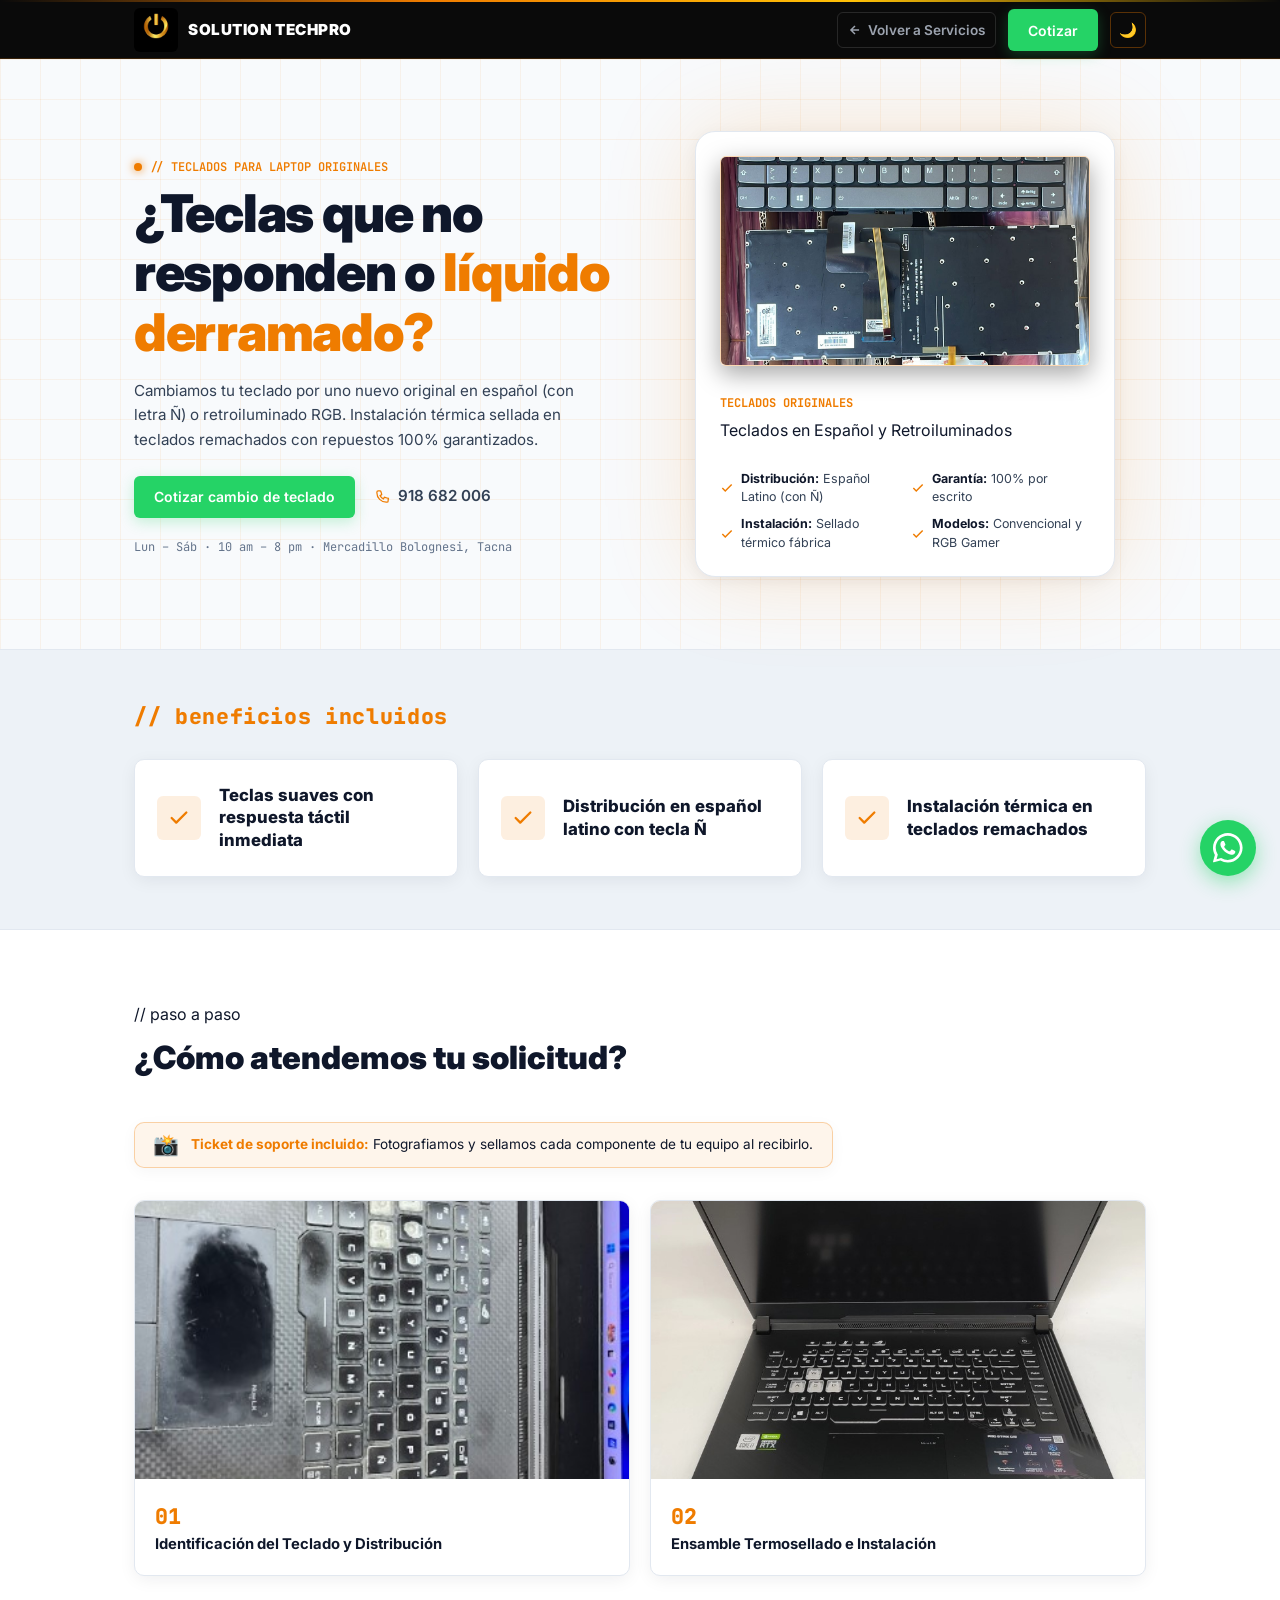
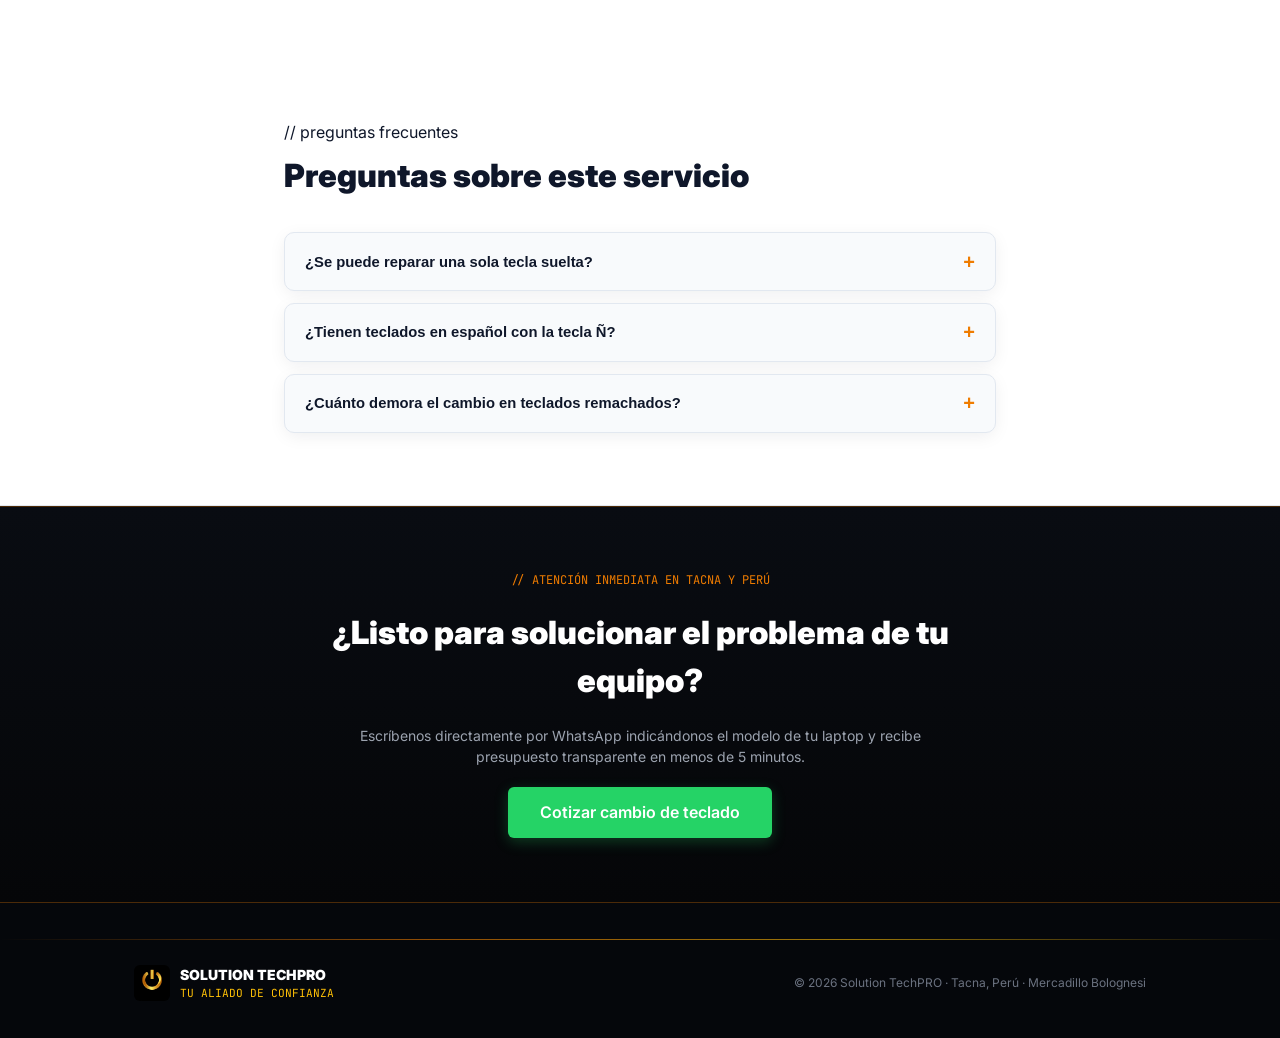
<file: teclados.html>
<!DOCTYPE html>
<html lang="es">
<head>
  <meta charset="UTF-8" />
  <meta name="viewport" content="width=device-width, initial-scale=1.0" />
  <meta name="description" content="Cambio de teclados para laptop en Tacna en español y retroiluminados con instalación profesional y repuesto original." />
  <title>Cambio de Teclados para Laptop · Solution TechPRO Tacna</title>
  <link rel="icon" type="image/png" href="assets/logo.png" />
  <!-- CSS Modular: General y Específico de Servicios -->
  <link rel="stylesheet" href="css/general.css" />
  <link rel="stylesheet" href="css/servicios.css" />
</head>
<body class="dark">

  <!-- NAVBAR -->
  <header class="navbar">
    <div class="navbar-accent-line"></div>
    <div class="container nav-container">
      <a href="index.html" class="brand-link">
        <img src="assets/logo.png" alt="Solution TechPRO" class="brand-logo" />
        <span class="brand-name">SOLUTION TECHPRO</span>
      </a>

      <div class="nav-subpage-actions">
        <a href="index.html#servicios" class="nav-link-back">
          <svg width="14" height="14" viewBox="0 0 24 24" fill="none" stroke="currentColor" stroke-width="2.5"><path d="M19 12H5M12 19l-7-7 7-7"/></svg>
          <span class="nav-back-text">Volver a Servicios</span>
        </a>
        <a href="https://wa.me/51918682006?text=Hola%2C%20quisiera%20cotizar%20el%20cambio%20de%20teclado%20para%20mi%20laptop." 
           target="_blank" rel="noopener noreferrer" class="wa-btn subpage-wa-btn">
          Cotizar
        </a>
        <button class="theme-toggle-btn" aria-label="Cambiar tema">🌙</button>
      </div>
    </div>
  </header>

  <main>
    <!-- HERO -->
    <section class="subpage-hero hero-grid">
      <div class="container hero-grid-layout">
        
        <div>
          <div class="hero-tag">
            <span class="hero-pulse-dot"></span>
            <span class="mono">// TECLADOS PARA LAPTOP ORIGINALES</span>
          </div>

          <h1 class="hero-title">
            ¿Teclas que no responden o <span class="highlight">líquido derramado?</span>
          </h1>

          <p class="hero-desc">
            Cambiamos tu teclado por uno nuevo original en español (con letra Ñ) o retroiluminado RGB. Instalación térmica sellada en teclados remachados con repuestos 100% garantizados.
          </p>

          <div class="hero-actions">
            <a href="https://wa.me/51918682006?text=Hola%2C%20quisiera%20cotizar%20el%20cambio%20de%20teclado%20para%20mi%20laptop." 
               target="_blank" rel="noopener noreferrer" class="wa-btn">
              Cotizar cambio de teclado
            </a>
            <span class="hero-phone-text">
              <svg width="15" height="15" fill="none" viewBox="0 0 24 24">
                <path d="M3 5a2 2 0 012-2h3.28a1 1 0 01.948.684l1.498 4.493a1 1 0 01-.502 1.21l-2.257 1.13a11.042 11.042 0 005.516 5.516l1.13-2.257a1 1 0 011.21-.502l4.493 1.498A1 1 0 0121 16.72V19a2 2 0 01-2 2h-1C9.716 21 3 14.284 3 6V5z"
                      stroke="currentColor" stroke-width="2" stroke-linecap="round" stroke-linejoin="round"/>
              </svg>
              <span>918 682 006</span>
            </span>
          </div>

          <p class="mono" style="font-size: 0.75rem; color: var(--text-muted); margin-top: 1.25rem;">
            Lun – Sáb · 10 am – 8 pm · Mercadillo Bolognesi, Tacna
          </p>
        </div>

        <!-- Tarjeta Visual con Imagen Real y Especificaciones Claras -->
        <div class="hero-card-wrapper">
          <div class="hero-card-glow"></div>
          <div class="hero-card subpage-hero-card">
            
            <div class="subpage-hero-img-box">
              <img src="assets/teclado/principal.jpg" alt="Cambio de Teclados para Laptop · Solution TechPRO Tacna" loading="eager" />
            </div>

            <div class="subpage-hero-meta">
              <span class="subpage-meta-badge">TECLADOS ORIGINALES</span>
              <p class="subpage-hero-card-title">Teclados en Español y Retroiluminados</p>
            </div>

            <div class="subpage-specs-grid">
              <div class="subpage-spec-item">
                <svg width="14" height="14" viewBox="0 0 24 24" fill="none" stroke="currentColor" stroke-width="2.5"><path d="M20 6L9 17l-5-5"/></svg>
                <span><strong>Distribución:</strong> Español Latino (con Ñ)</span>
              </div><div class="subpage-spec-item">
                <svg width="14" height="14" viewBox="0 0 24 24" fill="none" stroke="currentColor" stroke-width="2.5"><path d="M20 6L9 17l-5-5"/></svg>
                <span><strong>Garantía:</strong> 100% por escrito</span>
              </div><div class="subpage-spec-item">
                <svg width="14" height="14" viewBox="0 0 24 24" fill="none" stroke="currentColor" stroke-width="2.5"><path d="M20 6L9 17l-5-5"/></svg>
                <span><strong>Instalación:</strong> Sellado térmico fábrica</span>
              </div><div class="subpage-spec-item">
                <svg width="14" height="14" viewBox="0 0 24 24" fill="none" stroke="currentColor" stroke-width="2.5"><path d="M20 6L9 17l-5-5"/></svg>
                <span><strong>Modelos:</strong> Convencional y RGB Gamer</span>
              </div>
            </div>

          </div>
        </div>

      </div>
    </section>

    <!-- BENEFICIOS (SOLO TÍTULOS ESENCIALES) -->
    <section class="section-benefits-minimal">
      <div class="container">
        <h2 class="benefits-section-tag">// beneficios incluidos</h2>

        <div class="benefits-titles-grid">
          <div class="benefit-title-item">
            <div class="benefit-title-icon">
              <svg width="22" height="22" viewBox="0 0 24 24" fill="none" stroke="currentColor" stroke-width="2.5" stroke-linecap="round" stroke-linejoin="round">
                <path d="M20 6L9 17l-5-5"/>
              </svg>
            </div>
            <h3 class="benefit-title-text">Teclas suaves con respuesta táctil inmediata</h3>
          </div><div class="benefit-title-item">
            <div class="benefit-title-icon">
              <svg width="22" height="22" viewBox="0 0 24 24" fill="none" stroke="currentColor" stroke-width="2.5" stroke-linecap="round" stroke-linejoin="round">
                <path d="M20 6L9 17l-5-5"/>
              </svg>
            </div>
            <h3 class="benefit-title-text">Distribución en español latino con tecla Ñ</h3>
          </div><div class="benefit-title-item">
            <div class="benefit-title-icon">
              <svg width="22" height="22" viewBox="0 0 24 24" fill="none" stroke="currentColor" stroke-width="2.5" stroke-linecap="round" stroke-linejoin="round">
                <path d="M20 6L9 17l-5-5"/>
              </svg>
            </div>
            <h3 class="benefit-title-text">Instalación térmica en teclados remachados</h3>
          </div>
        </div>
      </div>
    </section>

    <!-- PROCESO DE 4 PASOS -->
    <section style="padding: 4.5rem 0; background-color: var(--bg-section-repuestos);">
      <div class="container">
        <span class="section-label">// paso a paso</span>
        <h2 style="font-size: 2rem; font-weight: 900; margin-top: 0.5rem; margin-bottom: 2.5rem; color: var(--text-primary);">
          ¿Cómo atendemos tu solicitud?
        </h2>

        <!-- Ticket de Soporte Incluido -->
        <div class="support-ticket-banner">
          <span class="ticket-icon">📸</span>
          <div class="ticket-text">
            <strong>Ticket de soporte incluido:</strong> Fotografiamos y sellamos cada componente de tu equipo al recibirlo.
          </div>
        </div>

        <div class="steps-grid">
          <!-- Paso 1 -->
          <div class="tech-card step-card has-img">
            <div class="step-card-img-wrap">
              <img src="assets/teclado/paso1.jpg" alt="Identificación del teclado y modelo exacto" loading="lazy" />
            </div>
            <div class="step-card-body">
              <span class="step-num">01</span>
              <h3>Identificación del Teclado y Distribución</h3>
            </div>
          </div>

          <!-- Paso 2 -->
          <div class="tech-card step-card has-img">
            <div class="step-card-img-wrap">
              <img src="assets/teclado/paso2.jpg" alt="Ensamble termosellado e instalación de teclado nuevo" loading="lazy" />
            </div>
            <div class="step-card-body">
              <span class="step-num">02</span>
              <h3>Ensamble Termosellado e Instalación</h3>
            </div>
          </div>
        </div>
      </div>
    </section>

    <!-- FAQ -->
    <section class="section-faq">
      <div class="container faq-container">
        <span class="section-label">// preguntas frecuentes</span>
        <h2 style="font-size: 2rem; font-weight: 900; margin-top: 0.5rem; margin-bottom: 2rem; color: var(--text-primary);">
          Preguntas sobre este servicio
        </h2>

        <div class="faq-list">
          <div class="tech-card faq-item">
            <button class="faq-question-btn">
              <span>¿Se puede reparar una sola tecla suelta?</span>
              <span class="faq-toggle-icon">+</span>
            </button>
            <div class="faq-answer-panel">
              <p class="faq-answer-text">
                Si la membrana no está dañada podemos colocar la tijera. Si cayó líquido, se debe cambiar el teclado completo.
              </p>
            </div>
          </div><div class="tech-card faq-item">
            <button class="faq-question-btn">
              <span>¿Tienen teclados en español con la tecla Ñ?</span>
              <span class="faq-toggle-icon">+</span>
            </button>
            <div class="faq-answer-panel">
              <p class="faq-answer-text">
                Sí, casi el 100% de nuestro stock es en español latinoamericano.
              </p>
            </div>
          </div><div class="tech-card faq-item">
            <button class="faq-question-btn">
              <span>¿Cuánto demora el cambio en teclados remachados?</span>
              <span class="faq-toggle-icon">+</span>
            </button>
            <div class="faq-answer-panel">
              <p class="faq-answer-text">
                Toma entre 60 a 90 minutos para fundir térmicamente los remaches con precisión.
              </p>
            </div>
          </div>
        </div>
      </div>
    </section>

    <!-- CTA STRIP -->
    <section class="cta-strip">
      <div class="cta-strip-content">
        <span class="mono" style="font-size: 0.75rem; color: #EF7C00;">// ATENCIÓN INMEDIATA EN TACNA Y PERÚ</span>
        <h2 style="font-size: 2rem; font-weight: 900; color: #ffffff;">
          ¿Listo para solucionar el problema de tu equipo?
        </h2>
        <p style="font-size: 0.875rem; color: #9ca3af;">
          Escríbenos directamente por WhatsApp indicándonos el modelo de tu laptop y recibe presupuesto transparente en menos de 5 minutos.
        </p>
        <a href="https://wa.me/51918682006?text=Hola%2C%20quisiera%20cotizar%20el%20cambio%20de%20teclado%20para%20mi%20laptop." 
           target="_blank" rel="noopener noreferrer" class="wa-btn" style="padding: 0.85rem 2rem; font-size: 1rem;">
          Cotizar cambio de teclado
        </a>
      </div>
    </section>
  </main>

  <!-- FOOTER -->
  <footer class="footer">
    <div class="footer-line"></div>
    <div class="container footer-flex">
      <a href="index.html" class="brand-link">
        <img src="assets/logo.png" alt="Solution TechPRO" style="height: 2.25rem; width: 2.25rem; object-fit: contain; border-radius: 6px;" />
        <div>
          <p style="color: #ffffff; font-weight: 900; font-size: 0.875rem;">SOLUTION TECHPRO</p>
          <p class="mono" style="color: #FFC107; font-size: 0.7rem;">TU ALIADO DE CONFIANZA</p>
        </div>
      </a>
      <p class="footer-copy">© 2026 Solution TechPRO · Tacna, Perú · Mercadillo Bolognesi</p>
    </div>
  </footer>

  <!-- Botón Flotante WhatsApp -->
  <a href="https://wa.me/51918682006?text=Hola%2C%20quisiera%20cotizar%20el%20cambio%20de%20teclado%20para%20mi%20laptop." 
     class="floating-whatsapp" 
     target="_blank" 
     rel="noopener noreferrer" 
     aria-label="Contactar por WhatsApp">
    <svg width="28" height="28" viewBox="0 0 24 24" fill="currentColor">
      <path d="M17.472 14.382c-.297-.149-1.758-.867-2.03-.967-.273-.099-.471-.148-.67.15-.197.297-.767.966-.94 1.164-.173.199-.347.223-.644.075-.297-.15-1.255-.463-2.39-1.475-.883-.788-1.48-1.761-1.653-2.059-.173-.297-.018-.458.13-.606.134-.133.298-.347.446-.52.149-.174.198-.298.298-.497.099-.198.05-.371-.025-.52-.075-.149-.669-1.612-.916-2.207-.242-.579-.487-.5-.669-.51-.173-.008-.371-.01-.57-.01-.198 0-.52.074-.792.372-.272.297-1.04 1.016-1.04 2.479 0 1.462 1.065 2.875 1.213 3.074.149.198 2.096 3.2 5.077 4.487.709.306 1.262.489 1.694.625.712.227 1.36.195 1.871.118.571-.085 1.758-.719 2.006-1.413.248-.694.248-1.289.173-1.413-.074-.124-.272-.198-.57-.347z"/>
      <path d="M12 0C5.373 0 0 5.373 0 12c0 2.122.554 4.115 1.523 5.845L.057 23.142a.5.5 0 00.617.617l5.297-1.466A11.943 11.943 0 0012 24c6.627 0 12-5.373 12-12S18.627 0 12 0zm0 21.818a9.805 9.805 0 01-5.013-1.376l-.359-.214-3.724 1.031 1.031-3.724-.214-.359A9.805 9.805 0 012.182 12C2.182 6.57 6.57 2.182 12 2.182c5.43 0 9.818 4.388 9.818 9.818 0 5.43-4.388 9.818-9.818 9.818z"/>
    </svg>
    <span class="floating-whatsapp-tooltip">¿Consultas? Escríbenos aquí</span>
  </a>

  <script src="script.js"></script>
</body>
</html>
</file>
<file: css/general.css>
/*
   SOLUTION TECHPRO - CSS GENERAL / GLOBAL
   Variables, Reset, Tipografía, Botones, Navbar, Footer, FAQ y Componentes Base
*/

/*
   SOLUTION TECHPRO HOJA DE ESTILOS CSS PURA
   Diseno profesional moderno responsivo y con soporte completo Dark Light Mode
*/

/* Google Fonts */
@import url('https://fonts.googleapis.com/css2?family=Inter:wght@400;500;600;700;800;900&family=JetBrains+Mono:wght@500;600;700&display=swap');

/* Reset y Variables CSS */
*, *::before, *::after {
  box-sizing: border-box;
  margin: 0;
  padding: 0;
}

:root {
  /* Marca Corporativa */
  --color-primary: #EF7C00;
  --color-primary-hover: #d96e00;
  --color-primary-light: rgba(239, 124, 0, 0.12);
  --color-accent: #FFC107;
  --color-whatsapp: #25D366;
  --color-whatsapp-hover: #1eb857;

  /* Tema Claro - Contraste Marcado por Secciones */
  --bg-body: #f8fafc;
  --bg-surface: #ffffff;
  --bg-card: #ffffff;
  --bg-card-hover: #ffffff;
  --bg-hero: #f8fafc;
  --bg-hero-card: #fff7ed;
  
  --bg-section-services: #edf2f7;
  --bg-card-services: #ffffff;
  
  --bg-section-workflow: #ffffff;
  --bg-card-workflow: #f8fafc;
  
  --bg-section-repuestos: #ffffff;
  --bg-card-repuestos: #f8fafc;
  
  --bg-section-resenas: #edf2f7;
  --bg-card-resenas: #ffffff;
  
  --bg-section-faq: #ffffff;
  --bg-card-faq: #f8fafc;
  
  --bg-section-location: #edf2f7;
  --bg-card-location: #ffffff;

  --text-primary: #0f172a;
  --text-secondary: #334155;
  --text-muted: #64748b;
  --border-color: #cbd5e1;
  --border-card: #e2e8f0;
  --border-section: #e2e8f0;
  --border-dashed: rgba(239, 124, 0, 0.45);
  --navbar-bg: #090b10;
  --navbar-text: #9ca3af;
  --grid-line: rgba(239, 124, 0, 0.07);
  --card-shadow: 0 4px 18px -2px rgba(15, 23, 42, 0.08);
  --card-shadow-hover: 0 10px 25px -4px rgba(239, 124, 0, 0.15);

  /* Transiciones y Radios */
  --radius-sm: 6px;
  --radius-md: 10px;
  --radius-lg: 16px;
  --radius-full: 9999px;
  --transition: all 0.2s cubic-bezier(0.4, 0, 0.2, 1);
}

/* Tema Oscuro - Distintos Tonos de Negro y Profundidad entre Secciones */
body.dark {
  --bg-body: #07090e;
  --bg-surface: #111622;
  --bg-card: #151b27;
  --bg-card-hover: #1b2333;

  /* 1. Hero: Tono Obsidian profundo con tinte tecnológico */
  --bg-hero: #07090e;
  --bg-hero-card: #131926;

  /* 2. Servicios: Tono Carbón Pizarra (#111622) - Salto de contraste evidente */
  --bg-section-services: #111622;
  --bg-card-services: #182030;

  /* 2.5 Video / Cómo trabajamos */
  --bg-section-workflow: #0a0e16;
  --bg-card-workflow: #121824;

  /* 3. Repuestos: Tono Ónix Profundo (#080a0f) - Contraste alto con servicios */
  --bg-section-repuestos: #080a0f;
  --bg-card-repuestos: #131925;

  /* 4. Reseñas: Tono Grafito Noche (#10141f) - Salto de tono */
  --bg-section-resenas: #10141f;
  --bg-card-resenas: #182132;

  /* 5. FAQ: Tono Carbón Suave (#090c12) */
  --bg-section-faq: #090c12;
  --bg-card-faq: #141a26;

  /* 6. Ubícanos: Tono Pizarra Industrial (#111622) */
  --bg-section-location: #111622;
  --bg-card-location: #182030;

  --text-primary: #f8fafc;
  --text-secondary: #cbd5e1;
  --text-muted: #94a3b8;
  --border-color: #1e293b;
  --border-card: rgba(255, 255, 255, 0.08);
  --border-section: rgba(255, 255, 255, 0.06);
  --border-dashed: rgba(239, 124, 0, 0.55);
  --grid-line: rgba(239, 124, 0, 0.09);
  --card-shadow: 0 8px 30px rgba(0, 0, 0, 0.45);
  --card-shadow-hover: 0 12px 35px rgba(239, 124, 0, 0.22);
}

html {
  scroll-behavior: smooth;
  font-size: 16px;
}

body {
  font-family: 'Inter', system-ui, -apple-system, BlinkMacSystemFont, 'Segoe UI', Roboto, sans-serif;
  background-color: var(--bg-body);
  color: var(--text-primary);
  line-height: 1.5;
  transition: background-color 0.25s ease, color 0.25s ease;
  overflow-x: hidden;
}

/* Utilidades Tipograficas */
.mono {
  font-family: 'JetBrains Mono', monospace;
}

.container {
  width: 100%;
  max-width: 1060px;
  margin-left: auto;
  margin-right: auto;
  padding-left: 1.5rem;
  padding-right: 1.5rem;
}

@media (max-width: 480px) {
  .container {
    padding-left: 1rem;
    padding-right: 1rem;
  }
}


/* Fondo con Cuadricula Tecnica */
.hero-grid {
  background-image:
    linear-gradient(var(--grid-line) 1px, transparent 1px),
    linear-gradient(90deg, var(--grid-line) 1px, transparent 1px);
  background-size: 40px 40px;
}

/* Botones */
.btn {
  display: inline-flex;
  align-items: center;
  justify-content: center;
  gap: 0.5rem;
  font-size: 0.875rem;
  font-weight: 600;
  padding: 0.65rem 1.25rem;
  border-radius: var(--radius-sm);
  text-decoration: none;
  cursor: pointer;
  border: none;
  transition: var(--transition);
  white-space: nowrap;
}

.wa-btn {
  display: inline-flex;
  align-items: center;
  gap: 0.5rem;
  background-color: var(--color-whatsapp);
  color: #ffffff;
  font-weight: 600;
  font-size: 0.875rem;
  padding: 0.65rem 1.25rem;
  border-radius: var(--radius-sm);
  text-decoration: none;
  transition: var(--transition);
  box-shadow: 0 4px 14px rgba(37, 211, 102, 0.25);
}

.wa-btn:hover {
  background-color: var(--color-whatsapp-hover);
  transform: translateY(-2px);
  box-shadow: 0 6px 20px rgba(37, 211, 102, 0.35);
  color: #ffffff;
}

/* Texto plano para Teléfono (sin encuadre ni enlaces) */
.hero-phone-text,
.btn-phone {
  display: inline-flex;
  align-items: center;
  gap: 0.5rem;
  font-size: 0.95rem;
  font-weight: 600;
  color: var(--text-secondary);
  background: transparent;
  border: none;
  padding: 0.35rem 0.5rem;
  box-shadow: none;
  user-select: text;
  cursor: default;
  text-decoration: none;
}

body.dark .hero-phone-text,
body.dark .btn-phone {
  color: #cbd5e1;
  background: transparent;
  border: none;
}

.hero-phone-text svg,
.btn-phone svg {
  color: var(--color-primary);
  flex-shrink: 0;
}

/* Tarjetas Tecnicas */
.tech-card {
  background-color: var(--bg-card);
  border: 1px solid var(--border-card);
  border-radius: var(--radius-md);
  box-shadow: var(--card-shadow);
  transition: transform 0.25s ease, border-color 0.25s ease, box-shadow 0.25s ease;
}

.tech-card:hover {
  border-color: rgba(239, 124, 0, 0.45) !important;
  box-shadow: 0 0 0 1px rgba(239, 124, 0, 0.2), 0 8px 30px rgba(239, 124, 0, 0.1);
  transform: translateY(-3px);
}

/* Navbar */
.navbar {
  position: sticky;
  top: 0;
  z-index: 100;
  background-color: #0a0a0a;
  border-bottom: 1px solid rgba(239, 124, 0, 0.2);
}

.navbar-accent-line {
  height: 2px;
  width: 100%;
  background: linear-gradient(90deg, transparent, var(--color-primary), var(--color-accent), transparent);
}

.nav-container {
  height: 3.5rem;
  display: flex;
  align-items: center;
  justify-content: space-between;
}

.brand-link {
  display: flex;
  align-items: center;
  gap: 0.65rem;
  text-decoration: none;
}

.brand-logo {
  height: 2.75rem;
  width: 2.75rem;
  object-fit: contain;
  border-radius: var(--radius-sm);
}

.brand-name {
  color: #ffffff;
  font-weight: 900;
  font-size: 0.95rem;
  letter-spacing: 0.03em;
}

.nav-desktop {
  display: flex;
  align-items: center;
  gap: 2rem;
}

.nav-link {
  color: #9ca3af;
  text-decoration: none;
  font-size: 0.875rem;
  font-weight: 500;
  position: relative;
  transition: color 0.2s ease;
}

.nav-link::after {
  content: '';
  position: absolute;
  bottom: -4px;
  left: 0;
  width: 0;
  height: 2px;
  background-color: var(--color-primary);
  transition: width 0.2s ease;
}

.nav-link:hover {
  color: #ffffff;
}

.nav-link:hover::after {
  width: 100%;
}

.theme-toggle-btn {
  width: 2.25rem;
  height: 2.25rem;
  border-radius: var(--radius-sm);
  border: 1px solid rgba(239, 124, 0, 0.35);
  background: transparent;
  color: #9ca3af;
  font-size: 0.9rem;
  cursor: pointer;
  display: inline-flex;
  align-items: center;
  justify-content: center;
  transition: var(--transition);
}

.theme-toggle-btn:hover {
  border-color: var(--color-primary);
  color: var(--color-accent);
  transform: rotate(15deg);
}

body.dark .theme-toggle-btn {
  color: var(--color-accent);
}

.nav-mobile-actions {
  display: none;
  align-items: center;
  gap: 0.65rem;
}

.nav-mobile-toggle {
  display: none;
  background: rgba(239, 124, 0, 0.1);
  border: 1px solid rgba(239, 124, 0, 0.4);
  color: #ffffff;
  padding: 0.45rem 0.7rem;
  border-radius: var(--radius-sm);
  cursor: pointer;
  font-size: 1.25rem;
  line-height: 1;
  transition: var(--transition);
}

.nav-mobile-toggle:hover {
  background: rgba(239, 124, 0, 0.25);
  border-color: var(--color-primary);
  color: var(--color-accent);
}

.mobile-menu-drawer {
  display: block;
  max-height: 0;
  overflow: hidden;
  opacity: 0;
  background-color: rgba(10, 10, 10, 0.98);
  backdrop-filter: blur(16px);
  -webkit-backdrop-filter: blur(16px);
  border-bottom: 1px solid rgba(239, 124, 0, 0.25);
  transition: max-height 0.35s cubic-bezier(0.4, 0, 0.2, 1), opacity 0.25s ease, padding 0.3s ease;
  padding: 0 1.5rem;
}

.mobile-menu-drawer.open {
  max-height: 480px;
  opacity: 1;
  padding: 1.25rem 1.5rem 1.75rem 1.5rem;
}

.mobile-nav-links {
  display: flex;
  flex-direction: column;
  gap: 0.5rem;
}

.mobile-nav-links a {
  color: #d1d5db;
  text-decoration: none;
  font-size: 0.95rem;
  font-weight: 500;
  padding: 0.65rem 0.5rem;
  border-radius: var(--radius-sm);
  display: flex;
  align-items: center;
  justify-content: space-between;
  border-bottom: 1px solid rgba(255, 255, 255, 0.05);
  transition: var(--transition);
}

.mobile-nav-links a:hover {
  color: var(--color-primary);
  background-color: rgba(239, 124, 0, 0.08);
  padding-left: 0.85rem;
}

.mobile-nav-links a.mobile-wa-highlight {
  margin-top: 0.5rem;
  background-color: var(--color-whatsapp);
  color: #ffffff !important;
  font-weight: 700;
  justify-content: center;
  gap: 0.5rem;
  border-bottom: none;
  box-shadow: 0 4px 14px rgba(37, 211, 102, 0.25);
}

.mobile-nav-links a.mobile-wa-highlight:hover {
  background-color: var(--color-whatsapp-hover);
  padding-left: 0.5rem;
}

@media (max-width: 768px) {
  .nav-desktop {
    display: none !important;
  }
  .nav-mobile-actions {
    display: flex !important;
  }
  .nav-mobile-toggle {
    display: inline-flex !important;
    align-items: center;
    justify-content: center;
  }
  .nav-container {
    height: 3.25rem;
  }
  .brand-logo {
    height: 2.25rem;
    width: 2.25rem;
  }
  .brand-name {
    font-size: 0.85rem;
  }
}

@media (max-width: 360px) {
  .brand-name {
    font-size: 0.75rem;
    letter-spacing: 0;
  }
}

/* ==========================================================================
   LAYOUT HERO BASE (Compartido)
   ========================================================================== */
.hero-grid-layout {
  display: grid;
  grid-template-columns: 1fr;
  gap: 3rem;
  align-items: center;
}

@media (min-width: 992px) {
  .hero-grid-layout {
    grid-template-columns: 1fr 1fr;
  }
}

@media (max-width: 768px) {
  .hero-grid-layout {
    gap: 2rem;
  }
}

.hero-tag {
  display: inline-flex;
  align-items: center;
  gap: 0.5rem;
  font-size: 0.75rem;
  font-weight: 600;
  color: var(--color-primary);
  margin-bottom: 0.5rem;
}

.hero-pulse-dot {
  width: 8px;
  height: 8px;
  border-radius: 50%;
  background-color: var(--color-primary);
  box-shadow: 0 0 10px var(--color-primary);
  animation: pulseDot 2s infinite;
}

@keyframes pulseDot {
  0%, 100% { transform: scale(1); opacity: 1; }
  50% { transform: scale(1.4); opacity: 0.6; }
}

.hero-title {
  font-size: clamp(1.85rem, 5vw + 0.5rem, 3.25rem);
  font-weight: 900;
  line-height: 1.15;
  letter-spacing: -0.025em;
  margin-bottom: 1rem;
  color: var(--text-primary);
}

.hero-title .highlight {
  color: var(--color-primary);
}

.hero-desc {
  font-size: 0.95rem;
  color: var(--text-secondary);
  line-height: 1.6;
  max-width: 440px;
  margin-bottom: 1.5rem;
}

.hero-actions {
  display: flex;
  flex-wrap: wrap;
  align-items: center;
  gap: 0.75rem;
}

@media (max-width: 480px) {
  .hero-actions {
    flex-direction: column;
    align-items: stretch;
  }
  .hero-actions .btn,
  .hero-actions .wa-btn {
    width: 100%;
    justify-content: center;
  }
  .hero-phone-text,
  .hero-actions .btn-phone {
    width: 100%;
    justify-content: center;
    border: none;
    box-shadow: none;
    background: transparent;
  }
}

/* Card Visual en Hero */
.hero-card-wrapper {
  position: relative;
  width: 100%;
  max-width: 420px;
  margin: 0 auto;
}

.hero-card-glow {
  position: absolute;
  inset: 0;
  border-radius: 1.5rem;
  background: var(--color-primary);
  filter: blur(48px);
  opacity: 0.18;
  pointer-events: none;
}

.hero-card {
  position: relative;
  border-radius: 1.25rem;
  background-color: var(--bg-hero-card);
  border: 2px dashed var(--border-dashed);
  padding: 3rem 2rem;
  display: flex;
  flex-direction: column;
  align-items: center;
  justify-content: center;
  text-align: center;
  gap: 1.25rem;
  box-shadow: 0 12px 40px rgba(239, 124, 0, 0.08);
}

@media (max-width: 480px) {
  .hero-card {
    padding: 1.75rem 1.25rem;
  }
}

/* ==========================================================================
   NAVBAR SUBPÁGINAS Y NAVEGACIÓN AUXILIAR
   ========================================================================== */
/* Acciones en Navbar de Subpáginas */
.nav-subpage-actions {
  display: flex;
  align-items: center;
  gap: 0.75rem;
}

.nav-link-back {
  display: inline-flex;
  align-items: center;
  gap: 0.35rem;
  color: #9ca3af;
  text-decoration: none;
  font-size: 0.85rem;
  font-weight: 600;
  padding: 0.4rem 0.65rem;
  border-radius: var(--radius-sm);
  border: 1px solid rgba(255, 255, 255, 0.12);
  transition: var(--transition);
}

.nav-link-back:hover {
  color: #ffffff;
  border-color: var(--color-primary);
  background-color: rgba(239, 124, 0, 0.1);
}

@media (max-width: 480px) {
  .nav-subpage-actions {
    gap: 0.4rem;
  }
  .nav-link-back {
    padding: 0.35rem 0.5rem;
  }
  .nav-back-text {
    display: none;
  }
  .subpage-wa-btn {
    padding: 0.45rem 0.7rem;
    font-size: 0.8rem;
  }
}

/* ==========================================================================
   PREGUNTAS FRECUENTES (FAQ ACORDEÓN) - Presente en todas las páginas
   ========================================================================== */
/* FAQ Acordeon */
.section-faq {
  padding: 4.5rem 0;
  background-color: var(--bg-section-faq);
  border-bottom: 1px solid var(--border-section);
  position: relative;
}

body.dark .section-faq {
  background: 
    radial-gradient(ellipse 60% 50% at 50% 100%, rgba(239, 124, 0, 0.04), transparent 70%),
    var(--bg-section-faq);
}

@media (max-width: 768px) {
  .section-faq {
    padding: 2.75rem 0;
  }
}

.faq-container {
  max-width: 760px;
  margin: 0 auto;
}

.faq-list {
  display: flex;
  flex-direction: column;
  gap: 0.75rem;
}

.faq-item {
  border-radius: var(--radius-md);
  overflow: hidden;
  background-color: var(--bg-card-faq);
  border: 1px solid var(--border-card);
  transition: var(--transition);
}

body.dark .faq-item {
  background-color: var(--bg-card-faq);
  border: 1px solid rgba(255, 255, 255, 0.08);
}

body.dark .faq-item:hover,
body.dark .faq-item.open {
  background-color: #171f2e;
  border-color: rgba(239, 124, 0, 0.45) !important;
}

.faq-question-btn {
  width: 100%;
  display: flex;
  align-items: center;
  justify-content: space-between;
  gap: 1rem;
  padding: 1.15rem 1.25rem;
  background: transparent;
  border: none;
  text-align: left;
  font-size: 0.925rem;
  font-weight: 600;
  color: var(--text-primary);
  cursor: pointer;
  min-height: 48px;
}

.faq-toggle-icon {
  font-size: 1.25rem;
  color: var(--color-primary);
  transition: transform 0.25s ease;
  line-height: 1;
  flex-shrink: 0;
}

.faq-item.open .faq-toggle-icon {
  transform: rotate(45deg);
}

.faq-answer-panel {
  max-height: 0;
  overflow: hidden;
  transition: max-height 0.3s cubic-bezier(0.4, 0, 0.2, 1);
}

.faq-answer-text {
  padding: 0 1.25rem 1.25rem 1.25rem;
  font-size: 0.85rem;
  color: var(--text-muted);
  line-height: 1.6;
}

/* ==========================================================================
   FOOTER - Presente en todas las páginas
   ========================================================================== */
/* Footer */
.footer {
  background-color: #05070b;
  border-top: 1px solid rgba(239, 124, 0, 0.3);
  padding: 2.25rem 0;
}

.footer-line {
  height: 1px;
  width: 100%;
  background: linear-gradient(90deg, transparent, rgba(239, 124, 0, 0.6), rgba(255, 193, 7, 0.6), transparent);
  margin-bottom: 1.5rem;
}

.footer-flex {
  display: flex;
  flex-direction: column;
  gap: 1rem;
  align-items: center;
  justify-content: space-between;
  text-align: center;
}

@media (min-width: 640px) {
  .footer-flex {
    flex-direction: row;
    text-align: left;
  }
}

.footer-copy {
  font-size: 0.75rem;
  color: #6b7280;
}

/* ==========================================================================
   BOTÓN FLOTANTE WHATSAPP - Presente en todas las páginas
   ========================================================================== */
/* Botón Flotante de WhatsApp */
.floating-whatsapp {
  position: fixed;
  bottom: 1.5rem;
  right: 1.5rem;
  z-index: 999;
  width: 3.5rem;
  height: 3.5rem;
  border-radius: 50%;
  background-color: var(--color-whatsapp);
  color: #ffffff;
  display: flex;
  align-items: center;
  justify-content: center;
  box-shadow: 0 6px 20px rgba(37, 211, 102, 0.45);
  text-decoration: none;
  transition: transform 0.25s cubic-bezier(0.4, 0, 0.2, 1), box-shadow 0.25s ease;
  animation: floatPulse 3s infinite;
}

.floating-whatsapp:hover {
  transform: scale(1.1) translateY(-3px);
  box-shadow: 0 10px 25px rgba(37, 211, 102, 0.6);
  color: #ffffff;
}

.floating-whatsapp svg {
  width: 1.85rem;
  height: 1.85rem;
}

.floating-whatsapp-tooltip {
  position: absolute;
  right: calc(100% + 0.75rem);
  top: 50%;
  transform: translateY(-50%);
  background-color: #0a0a0a;
  color: #ffffff;
  font-size: 0.75rem;
  font-weight: 600;
  white-space: nowrap;
  padding: 0.4rem 0.75rem;
  border-radius: var(--radius-sm);
  border: 1px solid rgba(239, 124, 0, 0.35);
  box-shadow: 0 4px 15px rgba(0, 0, 0, 0.3);
  pointer-events: none;
  opacity: 0;
  transition: opacity 0.2s ease, transform 0.2s ease;
}

.floating-whatsapp:hover .floating-whatsapp-tooltip {
  opacity: 1;
  transform: translateY(-50%) translateX(-4px);
}

@keyframes floatPulse {
  0%, 100% {
    box-shadow: 0 6px 20px rgba(37, 211, 102, 0.45);
  }
  50% {
    box-shadow: 0 6px 30px rgba(37, 211, 102, 0.75);
  }
}

@media (max-width: 480px) {
  .floating-whatsapp {
    bottom: 1rem;
    right: 1rem;
    width: 3.15rem;
    height: 3.15rem;
  }
  .floating-whatsapp svg {
    width: 1.6rem;
    height: 1.6rem;
  }
  .floating-whatsapp-tooltip {
    display: none;
  }
}
</file>
<file: css/servicios.css>
/*
   SOLUTION TECHPRO - CSS ESPECÍFICO DE SERVICIOS (SUBPÁGINAS)
   Subpage Hero, Tarjetas de Beneficios Minimalistas y Visuales,
   Hero Card con Foto Real y Especificaciones, Pasos y CTA Strip
*/

/* Paginas Secundarias Pantallas Mojadas etc */
.subpage-hero {
  padding: 4.5rem 0;
  background-color: var(--bg-hero);
  border-bottom: 1px solid var(--border-section);
  color: var(--text-primary);
  position: relative;
}

body.dark .subpage-hero {
  background: 
    radial-gradient(ellipse 65% 50% at 85% 20%, rgba(239, 124, 0, 0.14), transparent 70%),
    linear-gradient(180deg, #06080d 0%, #111622 100%);
  color: #ffffff;
}

@media (max-width: 768px) {
  .subpage-hero {
    padding: 2.75rem 0;
  }
}

.subpage-hero .hero-title {
  color: var(--text-primary);
}

body.dark .subpage-hero .hero-title {
  color: #ffffff;
}

.subpage-hero .hero-desc {
  color: var(--text-secondary);
}

body.dark .subpage-hero .hero-desc {
  color: #9ca3af;
}

.subpage-banner-emergency {
  background: linear-gradient(90deg, #ef4444 0%, #dc2626 50%, #b91c1c 100%);
  color: #ffffff;
  text-align: center;
  font-weight: 800;
  font-size: 0.75rem;
  padding: 0.65rem 1rem;
  letter-spacing: 0.05em;
  line-height: 1.4;
  box-shadow: 0 4px 15px rgba(239, 68, 68, 0.35);
}

/* Beneficios Solo Títulos Esenciales (Minimalista y Alto Contraste) */
.section-benefits-minimal {
  padding: 3.25rem 0;
  background-color: var(--bg-section-services);
  border-bottom: 1px solid var(--border-section);
}

.benefits-section-tag,
.section-benefits-minimal .section-label {
  display: inline-block;
  font-family: 'JetBrains Mono', monospace;
  font-size: clamp(1.15rem, 2.5vw, 1.35rem);
  font-weight: 800;
  color: var(--color-primary);
  margin: 0 0 1.75rem 0;
  letter-spacing: 0.03em;
  line-height: 1.3;
}

.benefits-minimal-heading {
  display: none;
}

.benefits-titles-grid {
  display: grid;
  grid-template-columns: 1fr;
  gap: 1.25rem;
}

@media (min-width: 768px) {
  .benefits-titles-grid {
    grid-template-columns: repeat(3, 1fr);
  }
}

.benefit-title-item {
  display: flex;
  align-items: center;
  gap: 1.15rem;
  padding: 1.5rem 1.35rem;
  border-radius: var(--radius-md);
  background-color: var(--bg-card-services);
  border: 1px solid var(--border-card);
  box-shadow: var(--card-shadow);
  transition: transform 0.2s ease, border-color 0.2s ease, box-shadow 0.2s ease;
}

body.dark .benefit-title-item {
  background: linear-gradient(155deg, #182131 0%, #121622 100%);
  border: 1px solid rgba(255, 255, 255, 0.08);
}

.benefit-title-item:hover {
  transform: translateY(-3px);
  border-color: var(--color-primary);
  box-shadow: 0 8px 24px rgba(239, 124, 0, 0.18);
}

.benefit-title-icon {
  width: 2.75rem;
  height: 2.75rem;
  border-radius: var(--radius-sm);
  background: rgba(239, 124, 0, 0.12);
  color: var(--color-primary);
  display: flex;
  align-items: center;
  justify-content: center;
  flex-shrink: 0;
}

.benefit-title-text {
  font-size: 1.05rem;
  font-weight: 800;
  color: var(--text-primary);
  line-height: 1.35;
  margin: 0;
}

body.dark .benefit-title-text {
  color: #f3f4f6;
}

.benefits-grid {
  display: grid;
  grid-template-columns: 1fr;
  gap: 1.25rem;
}

@media (min-width: 640px) {
  .benefits-grid {
    grid-template-columns: repeat(2, 1fr);
  }
}

@media (min-width: 992px) {
  .benefits-grid {
    grid-template-columns: repeat(3, 1fr);
  }
}

/* Grilla de 4 Beneficios Visuales */
.benefits-grid-4 {
  display: grid;
  grid-template-columns: 1fr;
  gap: 1.35rem;
}

@media (min-width: 600px) {
  .benefits-grid-4 {
    grid-template-columns: repeat(2, 1fr);
  }
}

@media (min-width: 1024px) {
  .benefits-grid-4 {
    grid-template-columns: repeat(4, 1fr);
  }
}

.benefit-card-visual {
  padding: 0 !important;
  overflow: hidden;
  display: flex;
  flex-direction: column;
  border-radius: var(--radius-md);
  background-color: var(--bg-card-services);
  border: 1px solid var(--border-card);
  transition: transform 0.25s ease, box-shadow 0.25s ease, border-color 0.25s ease;
}

body.dark .benefit-card-visual {
  background: linear-gradient(155deg, #182131 0%, #121622 100%);
  border: 1px solid rgba(255, 255, 255, 0.08);
}

.benefit-card-visual:hover {
  transform: translateY(-4px);
  border-color: var(--color-primary) !important;
  box-shadow: 0 12px 30px rgba(239, 124, 0, 0.22);
}

.benefit-card-img-wrap {
  width: 100%;
  height: 180px;
  overflow: hidden;
  position: relative;
  background-color: #0b0e14;
}

.benefit-card-img-wrap img {
  width: 100%;
  height: 100%;
  object-fit: cover;
  display: block;
  transition: transform 0.4s ease;
}

.benefit-card-visual:hover .benefit-card-img-wrap img {
  transform: scale(1.08);
}

.benefit-img-badge {
  position: absolute;
  bottom: 0.65rem;
  left: 0.65rem;
  background: rgba(8, 10, 15, 0.88);
  backdrop-filter: blur(8px);
  -webkit-backdrop-filter: blur(8px);
  color: var(--color-primary);
  font-family: 'JetBrains Mono', monospace;
  font-size: 0.68rem;
  font-weight: 700;
  padding: 0.2rem 0.55rem;
  border-radius: var(--radius-sm);
  border: 1px solid rgba(239, 124, 0, 0.45);
  box-shadow: 0 2px 8px rgba(0,0,0,0.5);
}

.benefit-card-content {
  padding: 1.25rem 1.15rem 1.35rem 1.15rem;
  display: flex;
  flex-direction: column;
  gap: 0.55rem;
  flex: 1;
}

.benefit-card-content h3 {
  font-size: 0.98rem;
  font-weight: 800;
  color: var(--text-primary);
  line-height: 1.3;
}

.benefit-card-content p {
  font-size: 0.825rem;
  color: var(--text-secondary);
  line-height: 1.55;
}

.benefit-card {
  padding: 1.75rem;
  display: flex;
  flex-direction: column;
  gap: 0.75rem;
  background-color: var(--bg-card-services);
  border: 1px solid var(--border-card);
}

body.dark .benefit-card {
  background: linear-gradient(145deg, #182131 0%, #131824 100%);
  border: 1px solid rgba(255, 255, 255, 0.08);
}

body.dark .benefit-card:hover {
  border-color: rgba(239, 124, 0, 0.45) !important;
  box-shadow: 0 8px 30px rgba(239, 124, 0, 0.15);
}

@media (max-width: 480px) {
  .benefit-card {
    padding: 1.25rem 1rem;
  }
}

.benefit-icon-wrapper {
  width: 3.25rem;
  height: 3.25rem;
  border-radius: var(--radius-sm);
  background-color: rgba(239, 124, 0, 0.12);
  display: flex;
  align-items: center;
  justify-content: center;
}

/* Cuadro de Ticket de Soporte Incluido (Arriba de los pasos) */
.support-ticket-banner {
  display: inline-flex;
  align-items: center;
  gap: 0.75rem;
  padding: 0.75rem 1.15rem;
  margin-bottom: 2rem;
  border-radius: var(--radius-md);
  background: rgba(239, 124, 0, 0.08);
  border: 1px solid rgba(239, 124, 0, 0.3);
  box-shadow: 0 4px 15px rgba(0, 0, 0, 0.04);
}

body.dark .support-ticket-banner {
  background: rgba(239, 124, 0, 0.12);
  border: 1px solid rgba(239, 124, 0, 0.4);
  box-shadow: 0 4px 20px rgba(0, 0, 0, 0.25);
}

.support-ticket-banner .ticket-icon {
  font-size: 1.3rem;
  line-height: 1;
  flex-shrink: 0;
}

.support-ticket-banner .ticket-text {
  font-size: 0.85rem;
  color: var(--text-primary);
  line-height: 1.4;
}

.support-ticket-banner .ticket-text strong {
  color: var(--color-primary);
}

.steps-grid {
  display: grid;
  grid-template-columns: 1fr;
  gap: 1.25rem;
}

@media (min-width: 600px) {
  .steps-grid {
    grid-template-columns: repeat(2, 1fr);
  }
}

@media (min-width: 992px) {
  .steps-grid {
    grid-template-columns: repeat(auto-fit, minmax(200px, 1fr));
  }
}

.step-card {
  padding: 1.35rem 1.25rem;
  display: flex;
  flex-direction: column;
  gap: 0.65rem;
  position: relative;
  background-color: var(--bg-card-location);
  border: 1px solid var(--border-card);
  border-radius: var(--radius-md);
  transition: transform 0.25s ease, border-color 0.25s ease, box-shadow 0.25s ease;
}

.step-card:hover {
  transform: translateY(-3px);
  border-color: rgba(239, 124, 0, 0.45);
  box-shadow: 0 8px 24px rgba(239, 124, 0, 0.12);
}

body.dark .step-card {
  background: linear-gradient(145deg, #182131 0%, #131824 100%);
  border: 1px solid rgba(255, 255, 255, 0.08);
}

body.dark .step-card:hover {
  border-color: rgba(239, 124, 0, 0.45) !important;
  box-shadow: 0 8px 30px rgba(239, 124, 0, 0.15);
}

@media (max-width: 480px) {
  .step-card {
    padding: 1.15rem 1rem;
  }
}

/* Step card con imagen */
.step-card.has-img {
  padding: 0;
  overflow: hidden;
}

.step-card-img-wrap {
  width: 100%;
  aspect-ratio: 16 / 9;
  overflow: hidden;
  position: relative;
  background: #0a0d14;
}

.step-card-img-wrap img {
  width: 100%;
  height: 100%;
  object-fit: cover;
  object-position: center;
  display: block;
  transition: transform 0.35s ease;
}

.step-card.has-img:hover .step-card-img-wrap img {
  transform: scale(1.04);
}

.step-card-body {
  padding: 1rem 1.25rem 1.25rem;
  display: flex;
  flex-direction: column;
  gap: 0.5rem;
}

body.dark .step-card.has-img {
  background: linear-gradient(145deg, #182131 0%, #131824 100%);
  border: 1px solid rgba(255, 255, 255, 0.08);
}

.step-num {
  font-family: 'JetBrains Mono', monospace;
  font-size: 1.35rem;
  font-weight: 900;
  color: var(--color-primary);
  line-height: 1;
}

.step-card h3 {
  font-size: 0.925rem;
  font-weight: 700;
  color: var(--text-primary);
  line-height: 1.35;
  margin: 0;
}

.cta-strip {
  padding: 4rem 0;
  background: linear-gradient(180deg, #090c12 0%, #050608 100%);
  border-top: 1px solid rgba(239, 124, 0, 0.3);
  text-align: center;
}

@media (max-width: 768px) {
  .cta-strip {
    padding: 2.75rem 0;
  }
}

.cta-strip-content {
  max-width: 640px;
  margin: 0 auto;
  display: flex;
  flex-direction: column;
  align-items: center;
  gap: 1.25rem;
}

@media (max-width: 480px) {
  .cta-strip-content .wa-btn {
    width: 100%;
    justify-content: center;
    padding: 0.75rem 1.25rem !important;
    font-size: 0.925rem !important;
  }
}

/* Tarjeta Visual de Hero con Imagen Real y Especificaciones */
/* Subpage Hero Visual Card con Imagen Real */
.subpage-hero-card {
  padding: 1.5rem !important;
  text-align: left !important;
  align-items: stretch !important;
  background-color: var(--bg-card) !important;
  border: 1px solid var(--border-card) !important;
  box-shadow: var(--card-shadow);
}

body.dark .subpage-hero-card {
  background: linear-gradient(160deg, #151c28 0%, #0d121c 100%) !important;
  border: 1px solid rgba(239, 124, 0, 0.35) !important;
  box-shadow: 0 12px 40px rgba(0, 0, 0, 0.45);
}

.subpage-hero-img-box {
  width: 100%;
  height: 210px;
  border-radius: var(--radius-sm);
  overflow: hidden;
  position: relative;
  border: 1px solid rgba(239, 124, 0, 0.3);
  box-shadow: 0 8px 24px rgba(0, 0, 0, 0.35);
  margin-bottom: 0.5rem;
}

.subpage-hero-img-box img {
  width: 100%;
  height: 100%;
  object-fit: cover;
  display: block;
  transition: transform 0.4s ease;
}

.subpage-hero-card:hover .subpage-hero-img-box img {
  transform: scale(1.05);
}

.subpage-hero-meta {
  display: flex;
  flex-direction: column;
  gap: 0.35rem;
}

.subpage-hero-card p,
.subpage-hero-card-title {
  color: var(--text-primary) !important;
}

body.dark .subpage-hero-card p,
body.dark .subpage-hero-card-title {
  color: #ffffff !important;
}

.subpage-meta-badge {
  display: inline-flex;
  align-items: center;
  gap: 0.35rem;
  font-family: 'JetBrains Mono', monospace;
  font-size: 0.75rem;
  font-weight: 700;
  color: var(--color-primary);
}

.subpage-specs-grid {
  display: grid;
  grid-template-columns: 1fr 1fr;
  gap: 0.5rem 0.75rem;
  margin-top: 0.5rem;
}

.subpage-spec-item {
  display: flex;
  align-items: center;
  gap: 0.45rem;
  font-size: 0.78rem;
  color: var(--text-secondary) !important;
}

.subpage-spec-item strong {
  color: var(--text-primary) !important;
}

body.dark .subpage-spec-item {
  color: #cbd5e1 !important;
}

body.dark .subpage-spec-item strong {
  color: #ffffff !important;
}

.subpage-spec-item svg {
  color: var(--color-primary);
  flex-shrink: 0;
}
</file>
